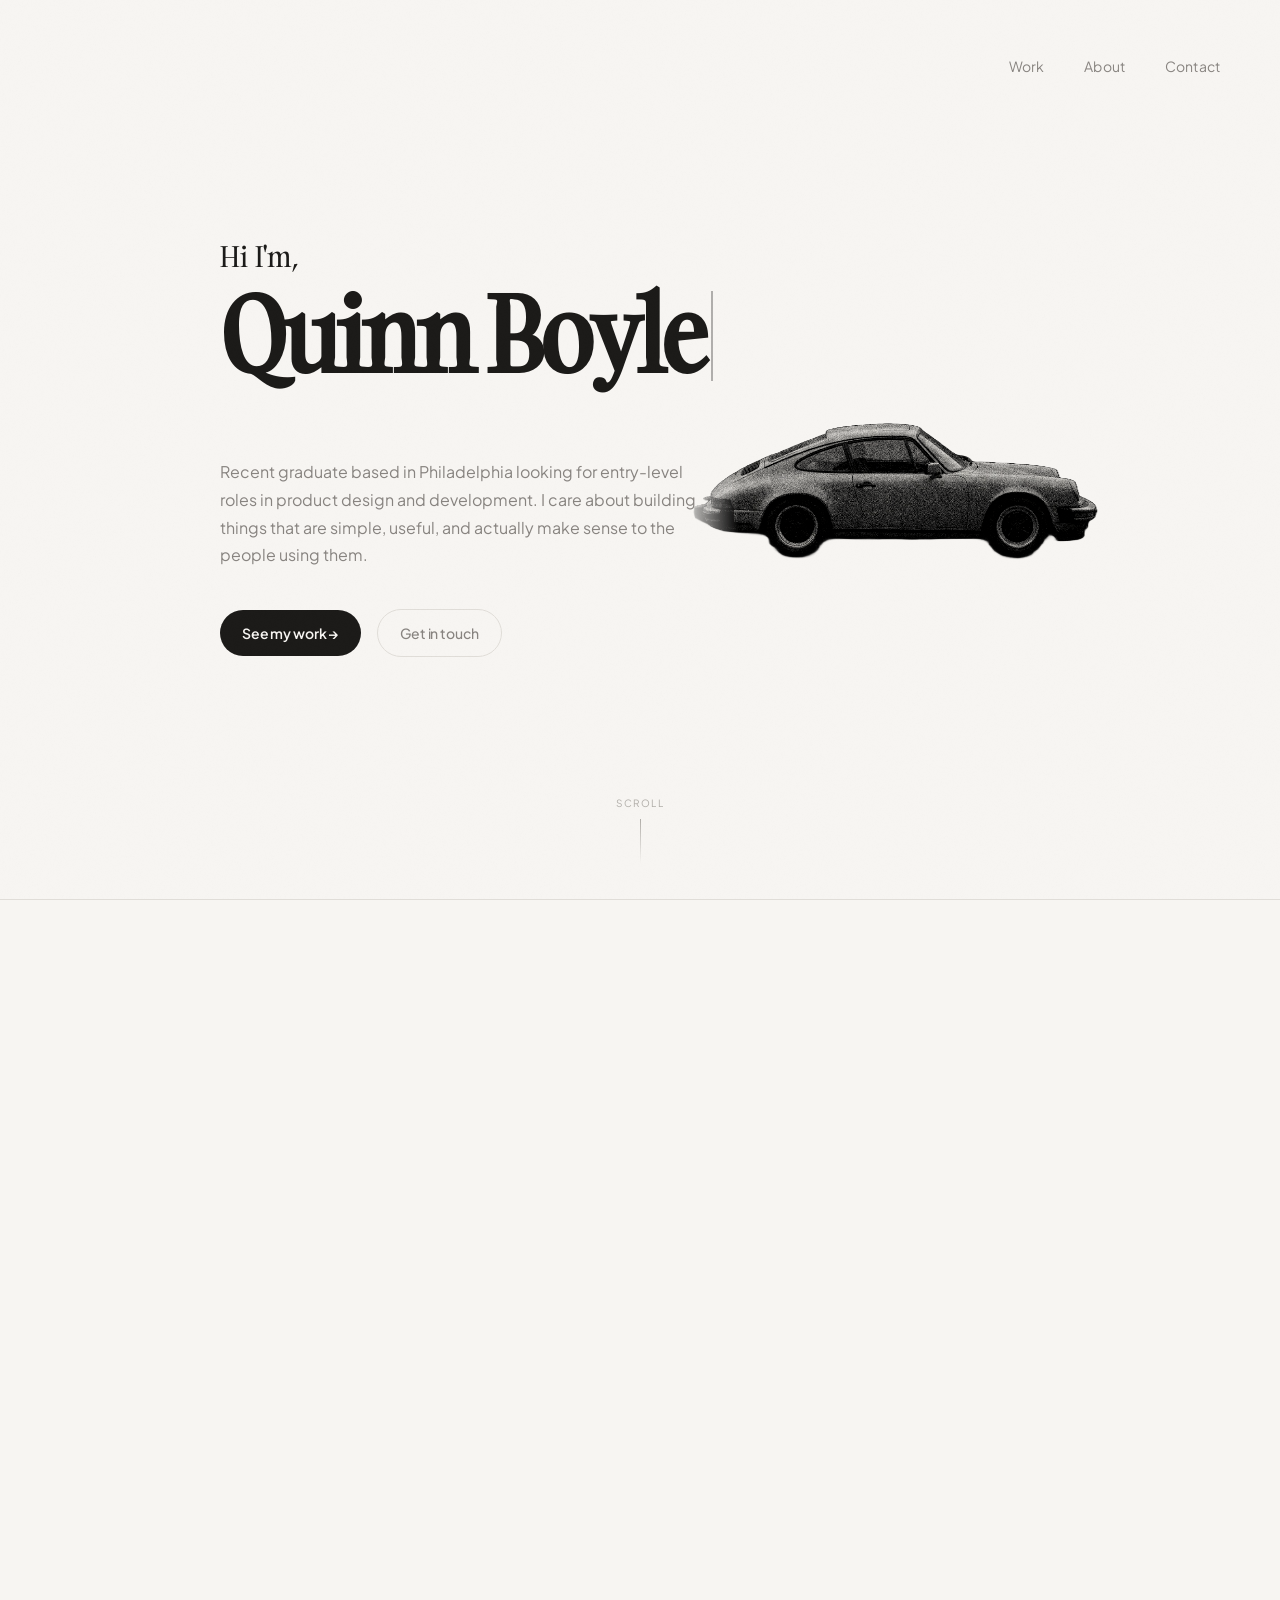
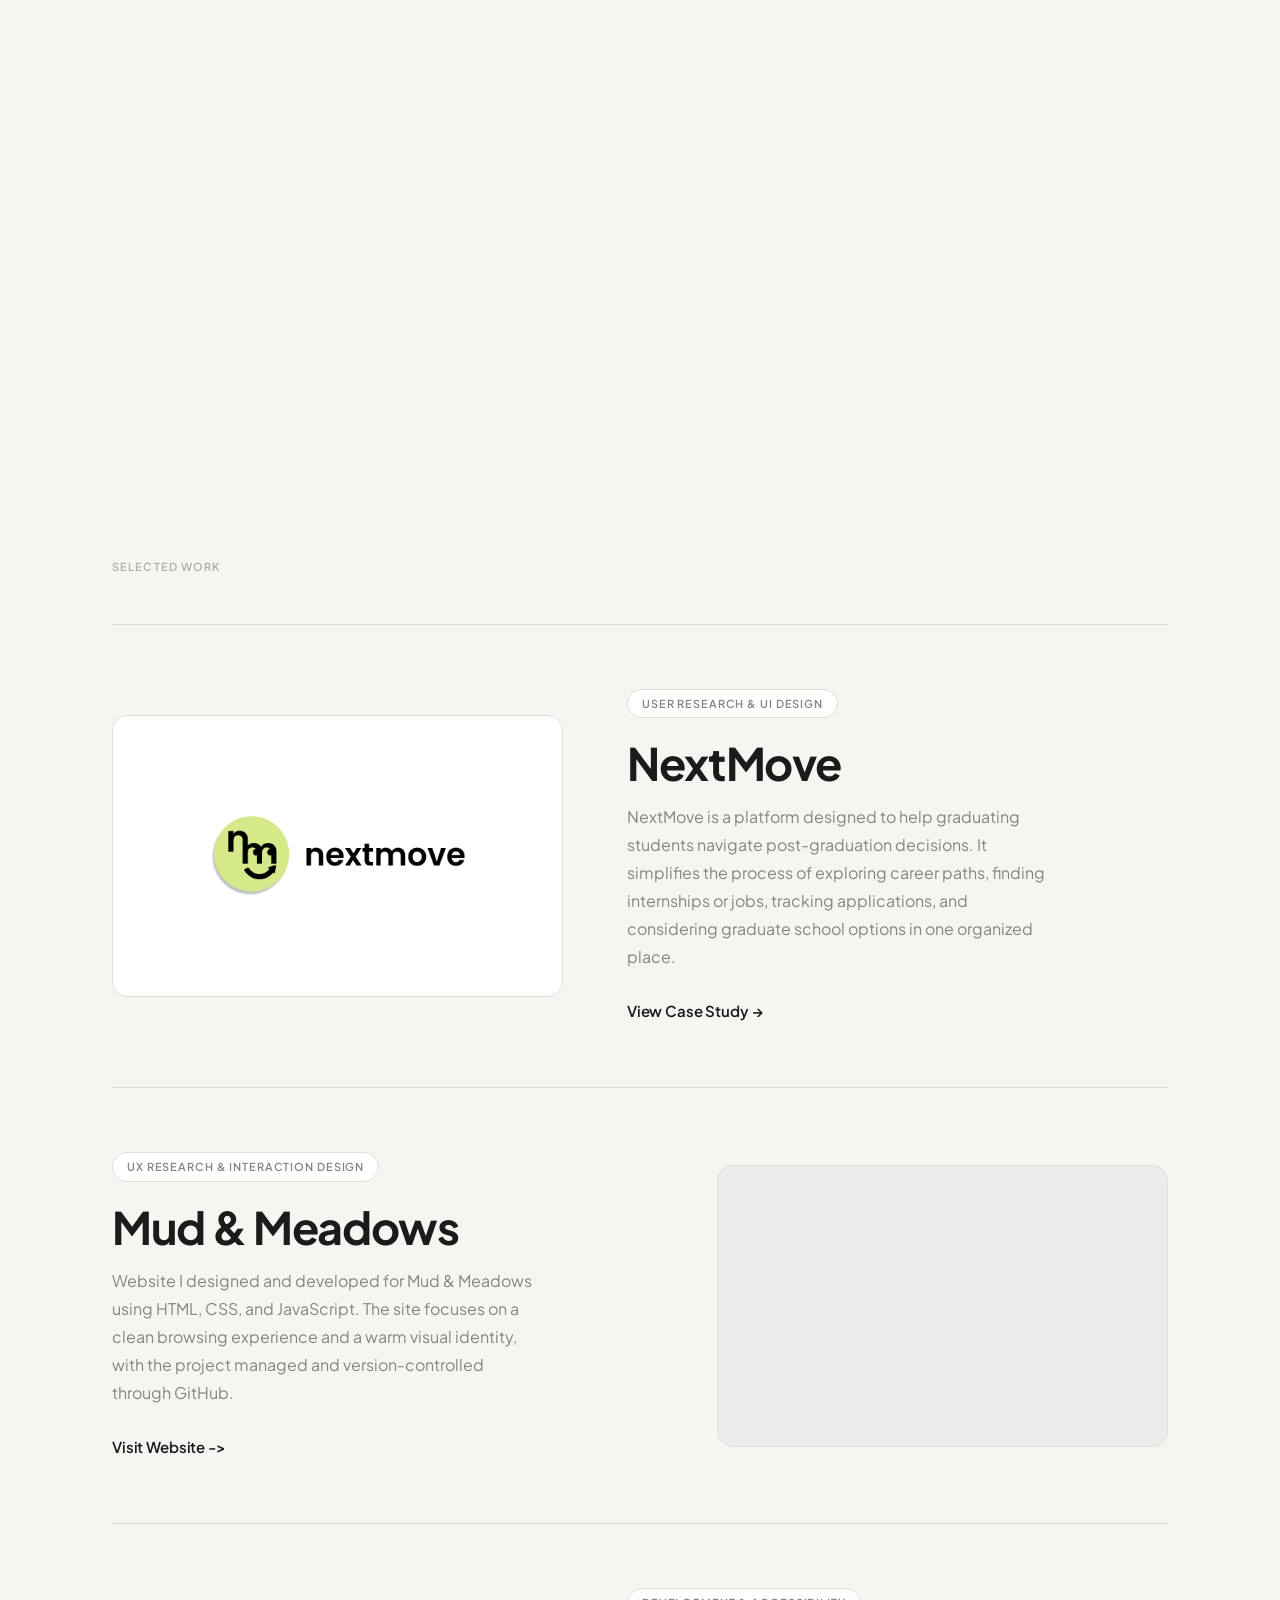
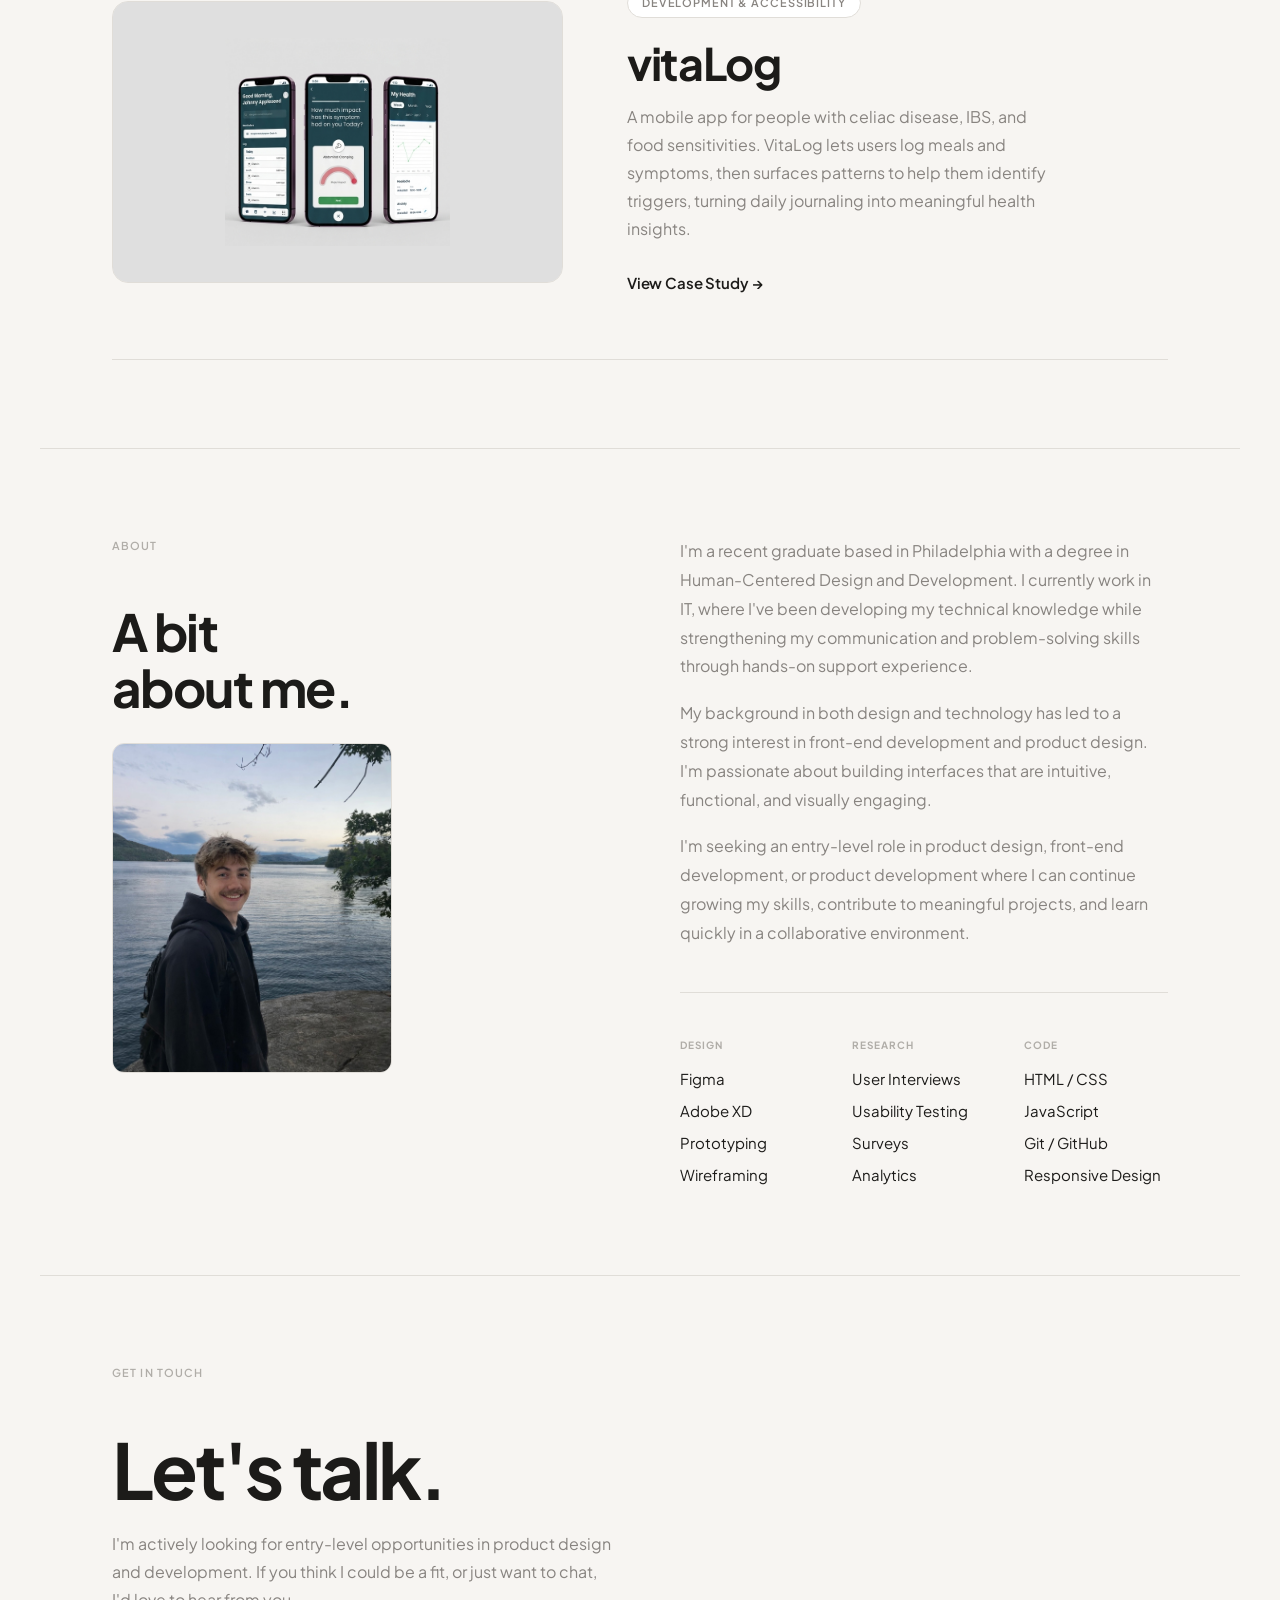
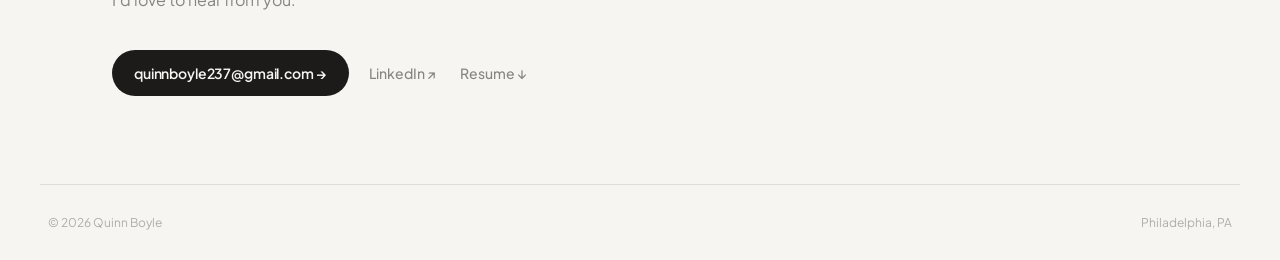
<file: index.html>
<!DOCTYPE html>
<html lang="en">
<head>
    <meta charset="UTF-8">
    <meta name="viewport" content="width=device-width, initial-scale=1.0">
    <meta name="description" content="Quinn Boyle — UX & Product Designer based in Philadelphia. Recent graduate seeking entry-level design and product development roles.">
    <title>Quinn Boyle — UX Designer</title>
    <link rel="icon" type="image/png" href="photos/tinylogo.png">
    <link rel="stylesheet" href="styles-light.css?v=20261016">
    <link rel="preconnect" href="https://fonts.googleapis.com">
    <link rel="preconnect" href="https://fonts.gstatic.com" crossorigin>
    <link href="https://fonts.googleapis.com/css2?family=Plus+Jakarta+Sans:wght@300;400;500;600;700&display=swap" rel="stylesheet">
</head>
<body>

    <!-- Navigation -->
    <nav class="nav" id="nav">
        <div class="nav-inner">
            <div class="nav-brand">
                <a href="#home" class="nav-car-home" id="navCarHome" aria-label="Go to top">
                    <img src="porche911.png" alt="">
                </a>
            </div>
            <button class="nav-toggle" id="navToggle" aria-label="Toggle menu">
                <span></span><span></span><span></span>
            </button>
            <ul class="nav-links" id="navLinks">
                <li><a href="#work">Work</a></li>
                <li><a href="#about">About</a></li>
                <li><a href="#contact">Contact</a></li>
            </ul>
        </div>
    </nav>
    <div class="mobile-menu" id="mobileMenu" hidden>
        <a href="#work">Work</a>
        <a href="#about">About</a>
        <a href="#contact">Contact</a>
    </div>

    <!-- Hero (wrapped in scroll-jacking container) -->
    <div class="hero-scroll-wrapper" id="heroScrollWrapper">
    <section class="hero" id="home">
        <!-- Grain overlay -->
        <div class="hero-grain" id="heroGrain"></div>

        <!-- Porsche 911 — animated out on scroll.
             Rename your photo to photos/porsche911.jpg and it will appear here. -->
        <div class="hero-car" id="heroCar">
            <img src="porche911.png" alt="" aria-hidden="true" class="hero-car-img">
        </div>

        <div class="hero-grid">
        <div class="hero-left">
            <h1 class="hero-name reveal-up">
                <span class="hero-greeting">Hi I&apos;m,</span>
                <span class="hero-typed" id="heroTypedName" data-text="Quinn Boyle"></span>
            </h1>
            <p class="hero-role reveal-up" aria-hidden="true">&nbsp;</p>
            <p class="hero-bio reveal-up">
                Recent graduate based in Philadelphia looking for entry-level roles in product design and development.
                I care about building things that are simple, useful, and actually make sense to the people using them.
            </p>
            <div class="hero-actions reveal-up">
                <a href="#work" class="btn-primary">See my work →</a>
                <a href="mailto:quinnboyle237@gmail.com" class="btn-ghost">Get in touch</a>
            </div>
        </div>
        </div><!-- /hero-grid -->

        <!-- Scroll hint -->
        <div class="hero-scroll-cue" aria-hidden="true">
            <span>scroll</span>
            <div class="hero-scroll-line"></div>
        </div>
    </section>
    </div><!-- /hero-scroll-wrapper -->

    <!-- Work Section -->
    <section class="work-section" id="work">
        <p class="section-label reveal-up">Selected Work</p>

        <!-- Project 1 -->
        <article class="project-row reveal-up">
            <a href="nextmove-case-study.html" class="project-img-wrap">
                <div class="project-img-inner" style="background:#fff;">
                    <img src="photos/nextmove_logo.png" alt="NextMove">
                    <div class="project-img-overlay"><span>View Case Study →</span></div>
                </div>
            </a>
            <div class="project-info">
                <div class="project-pill">USER RESEARCH &amp; UI DESIGN</div>
                <h2 class="project-title">NextMove</h2>
                <p class="project-desc">NextMove is a platform designed to help graduating students navigate post-graduation decisions. It simplifies the process of exploring career paths, finding internships or jobs, tracking applications, and considering graduate school options in one organized place.</p>
                <a href="nextmove-case-study.html" class="project-link">View Case Study →</a>
            </div>
        </article>

        <!-- Project 2 -->
        <article class="project-row project-row--flip reveal-up">
            <a href="https://www.mud-and-meadows.com" target="_blank" rel="noopener noreferrer" class="project-img-wrap">
                <div class="project-img-inner project-img-inner--iframe">
                    <iframe src="https://www.mud-and-meadows.com" title="Mud & Meadows website preview" scrolling="no" tabindex="-1" aria-hidden="true" class="site-preview-iframe"></iframe>
                    <div class="project-img-overlay"><span>Visit Website →</span></div>
                </div>
            </a>
            <div class="project-info">
                <div class="project-pill">UX RESEARCH &amp; INTERACTION DESIGN</div>
                <h2 class="project-title">Mud &amp; Meadows</h2>
                <p class="project-desc">Website I designed and developed for Mud &amp; Meadows using HTML, CSS, and JavaScript. The site focuses on a clean browsing experience and a warm visual identity, with the project managed and version-controlled through GitHub.</p>
                <a href="https://www.mud-and-meadows.com" target="_blank" rel="noopener noreferrer" class="project-link">Visit Website -&gt;</a>
            </div>
        </article>

        <!-- Project 3 -->
        <article class="project-row reveal-up">
            <a href="vitalog-case-study.html" class="project-img-wrap">
                <div class="project-img-inner" style="background:#dfdfdf;">
                    <img src="photos/vitalogCoverPhoto.png" alt="vitaLog">
                    <div class="project-img-overlay"><span>View Case Study →</span></div>
                </div>
            </a>
            <div class="project-info">
                <div class="project-pill">DEVELOPMENT &amp; ACCESSIBILITY</div>
                <h2 class="project-title">vitaLog</h2>
                <p class="project-desc">A mobile app for people with celiac disease, IBS, and food sensitivities. VitaLog lets users log meals and symptoms, then surfaces patterns to help them identify triggers, turning daily journaling into meaningful health insights.</p>
                <a href="vitalog-case-study.html" class="project-link">View Case Study →</a>
            </div>
        </article>
    </section>

    <!-- About Section -->
    <section class="about-section" id="about">
        <div class="about-inner">
            <div class="about-left reveal-up">
                <p class="section-label">About</p>
                <h2 class="about-title">A bit<br>about me.</h2>
                <img src="photos/headshot.jpg" alt="Quinn Boyle" class="about-headshot">
            </div>
            <div class="about-right">
                <div class="about-text reveal-up">
                    <p>I'm a recent graduate based in Philadelphia with a degree in Human-Centered Design and Development. I currently work in IT, where I've been developing my technical knowledge while strengthening my communication and problem-solving skills through hands-on support experience.</p>
                    <p>My background in both design and technology has led to a strong interest in front-end development and product design. I'm passionate about building interfaces that are intuitive, functional, and visually engaging.</p>
                    <p>I'm seeking an entry-level role in product design, front-end development, or product development where I can continue growing my skills, contribute to meaningful projects, and learn quickly in a collaborative environment.</p>
                </div>
                <div class="skills-grid reveal-up">
                    <div class="skill-col">
                        <h4>Design</h4>
                        <ul>
                            <li>Figma</li>
                            <li>Adobe XD</li>
                            <li>Prototyping</li>
                            <li>Wireframing</li>
                        </ul>
                    </div>
                    <div class="skill-col">
                        <h4>Research</h4>
                        <ul>
                            <li>User Interviews</li>
                            <li>Usability Testing</li>
                            <li>Surveys</li>
                            <li>Analytics</li>
                        </ul>
                    </div>
                    <div class="skill-col">
                        <h4>Code</h4>
                        <ul>
                            <li>HTML / CSS</li>
                            <li>JavaScript</li>
                            <li>Git / GitHub</li>
                            <li>Responsive Design</li>
                        </ul>
                    </div>
                </div>
            </div>
        </div>
    </section>

    <!-- Contact -->
    <section class="contact-section" id="contact">
        <div class="contact-inner">
            <p class="section-label reveal-up">Get In Touch</p>
            <h2 class="contact-title reveal-up">Let's talk.</h2>
            <p class="contact-desc reveal-up">I'm actively looking for entry-level opportunities in product design and development. If you think I could be a fit, or just want to chat, I'd love to hear from you.</p>
            <div class="contact-links reveal-up">
                <a href="mailto:quinnboyle237@gmail.com" class="btn-primary">quinnboyle237@gmail.com →</a>
                <div class="contact-socials">
                    <a href="https://linkedin.com/in/quinn-p-boyle" target="_blank" rel="noopener noreferrer">LinkedIn ↗</a>
                    <a href="QuinnBoyleResume.docx.pdf" download>Resume ↓</a>
                </div>
            </div>
        </div>
    </section>

    <!-- Footer -->
    <footer class="footer">
        <div class="footer-inner">
            <span>© 2026 Quinn Boyle</span>
            <span>Philadelphia, PA</span>
        </div>
    </footer>


    <script>
    (function () {
        'use strict';

        // Nav scroll
        const nav = document.getElementById('nav');
        window.addEventListener('scroll', () => {
            nav.classList.toggle('scrolled', window.scrollY > 40);
        }, { passive: true });

        // Mobile menu
        const toggle = document.getElementById('navToggle');
        const mobileMenu = document.getElementById('mobileMenu');
        function setMenu(open) {
            toggle.classList.toggle('open', open);
            mobileMenu.classList.toggle('open', open);
            mobileMenu.hidden = !open;
            document.body.style.overflow = open ? 'hidden' : '';
        }
        toggle.addEventListener('click', () => setMenu(!mobileMenu.classList.contains('open')));
        mobileMenu.querySelectorAll('a').forEach(a => a.addEventListener('click', () => setMenu(false)));

        // Smooth scroll
        document.querySelectorAll('a[href^="#"]').forEach(a => {
            a.addEventListener('click', e => {
                const t = document.querySelector(a.getAttribute('href'));
                if (t) { e.preventDefault(); t.scrollIntoView({ behavior: 'smooth' }); }
            });
        });

        // Scroll reveal
        const obs = new IntersectionObserver(entries => {
            entries.forEach(e => {
                if (e.isIntersecting) { e.target.classList.add('revealed'); obs.unobserve(e.target); }
            });
        }, { threshold: 0.1 });
        document.querySelectorAll('.reveal-up').forEach(el => obs.observe(el));

        // Stagger hero on load
        const heroEls = document.querySelectorAll('.hero .reveal-up');
        heroEls.forEach((el, i) => {
            setTimeout(() => el.classList.add('revealed'), 100 + i * 120);
        });


        // Typewriter name
        (function () {
            const typed = document.getElementById('heroTypedName');
            if (!typed) return;
            const full = typed.dataset.text || 'Quinn Boyle';
            const reduced = window.matchMedia('(prefers-reduced-motion: reduce)').matches;

            if (reduced) {
                typed.textContent = full;
                typed.classList.add('done');
                return;
            }

            let i = 0;
            function tick() {
                i += 1;
                typed.textContent = full.slice(0, i);
                if (i < full.length) {
                    setTimeout(tick, 95);
                } else {
                    typed.classList.add('done');
                }
            }
            setTimeout(tick, 360);
        })();

        // ── Scroll-driven car animation ────────────────────────────
        (function () {
            const wrapper = document.getElementById('heroScrollWrapper');
            const car     = document.getElementById('heroCar');
            const navCar  = document.getElementById('navCarHome');
            if (!wrapper || !car) return;

            function onScroll() {
                const wTop  = wrapper.offsetTop;
                const wH    = wrapper.offsetHeight;
                const vh    = window.innerHeight;
                const scrollY = window.scrollY;

                // Progress runs from 0 (car stationary) to 1 (car fully off-screen).
                // The animation occupies the "extra" height of the wrapper beyond 100vh.
                const animEnd = wTop + wH - vh;
                const raw = (scrollY - wTop) / (animEnd - wTop);
                const p   = Math.max(0, Math.min(1, raw));

                // Cubic ease-in → starts almost still, then accelerates hard
                const eased = p * p * p;

                // Drive car off to the right (translateX) + very slight upward
                car.style.transform =
                    `translateX(${eased * 165}%) translateY(${-eased * 6}%) scale(${1 - (eased * 0.08)})`;

                if (navCar && p > 0.98) {
                    nav.classList.add('car-docked');
                } else {
                    nav.classList.remove('car-docked');
                }
            }

            window.addEventListener('scroll', onScroll, { passive: true });
            onScroll(); // set initial position
        })();


        // ── Film grain ─────────────────────────────────────────────
        (function () {
            const grain  = document.getElementById('heroGrain');
            if (!grain) return;
            const canvas = document.createElement('canvas');
            canvas.width = canvas.height = 256;
            const ctx = canvas.getContext('2d');
            function tick() {
                const img = ctx.createImageData(256, 256);
                const d   = img.data;
                for (let i = 0; i < d.length; i += 4) {
                    const v = (Math.random() * 255) | 0;
                    d[i] = d[i+1] = d[i+2] = v;
                    d[i+3] = (Math.random() * 28) | 0;
                }
                ctx.putImageData(img, 0, 0);
                grain.style.backgroundImage = `url(${canvas.toDataURL()})`;
                setTimeout(() => requestAnimationFrame(tick), 80);
            }
            tick();
        })();
    })();
    </script>

</body>
</html>
</file>
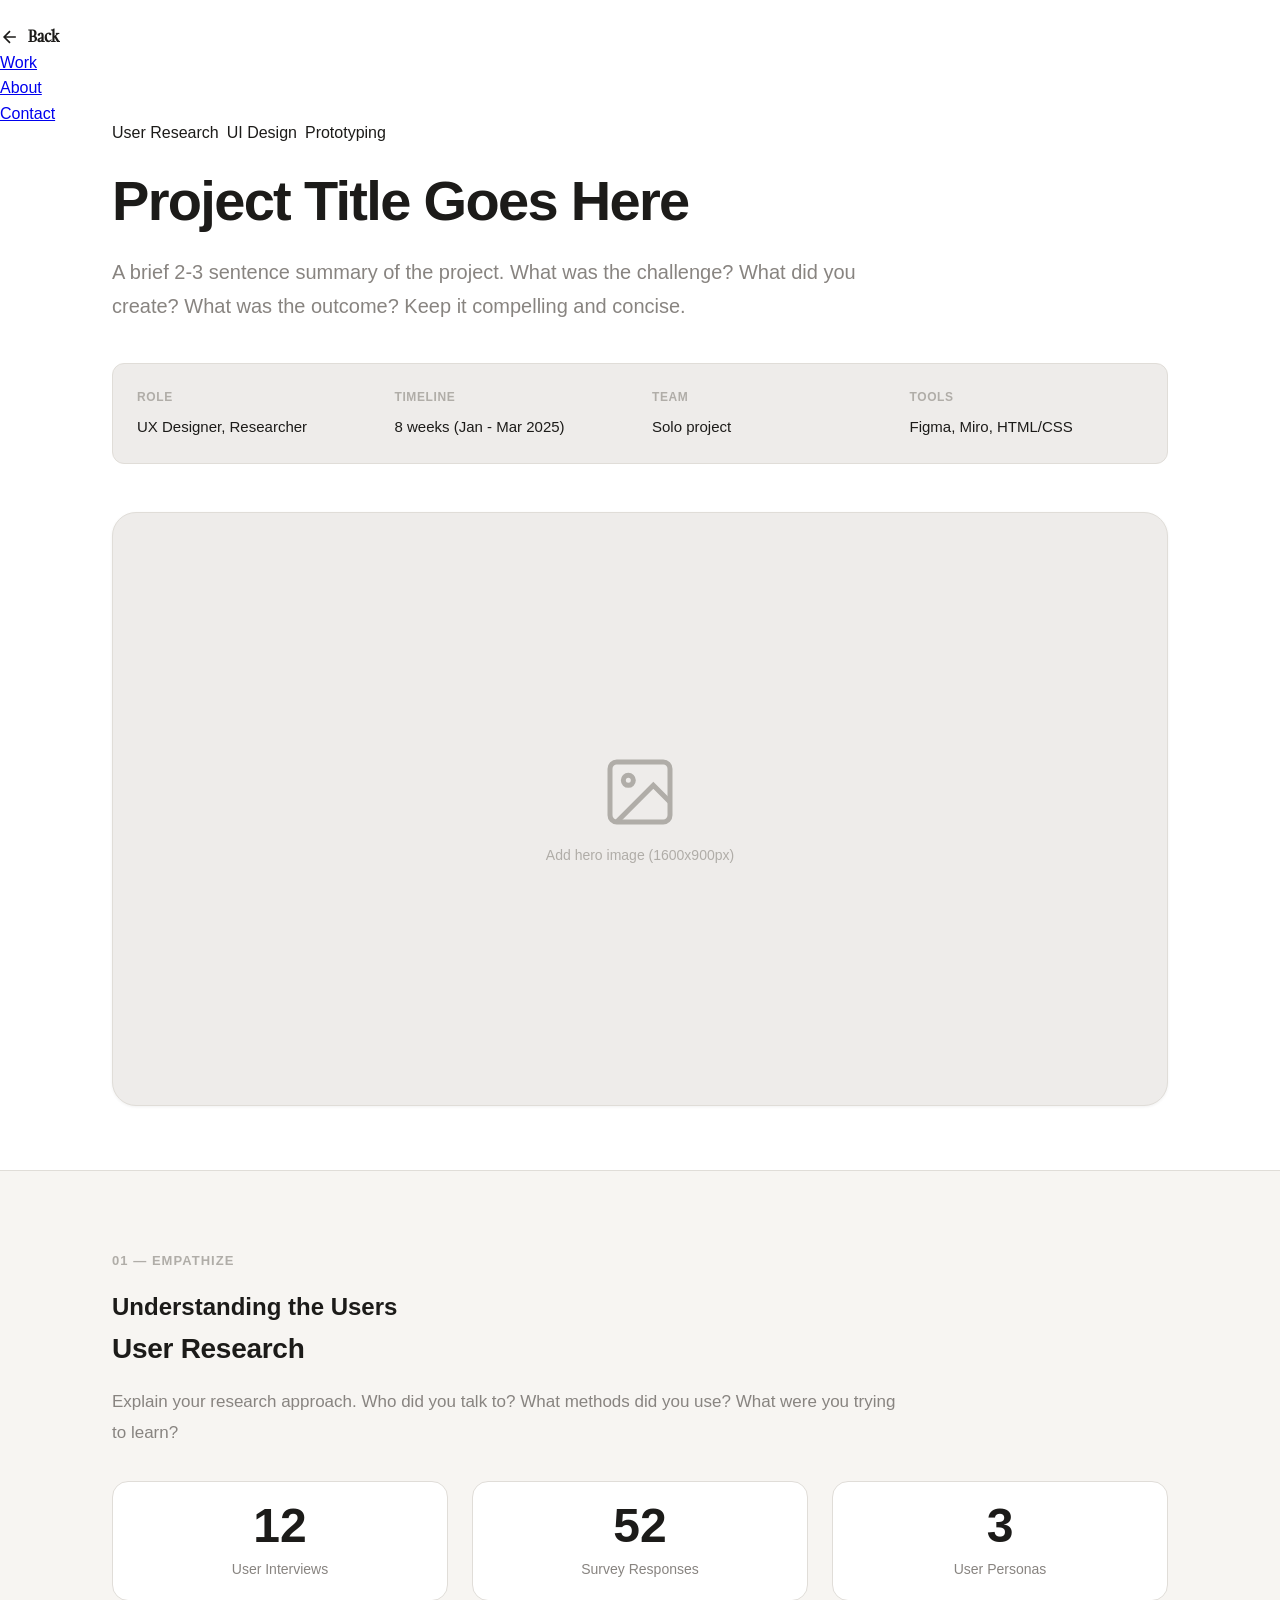
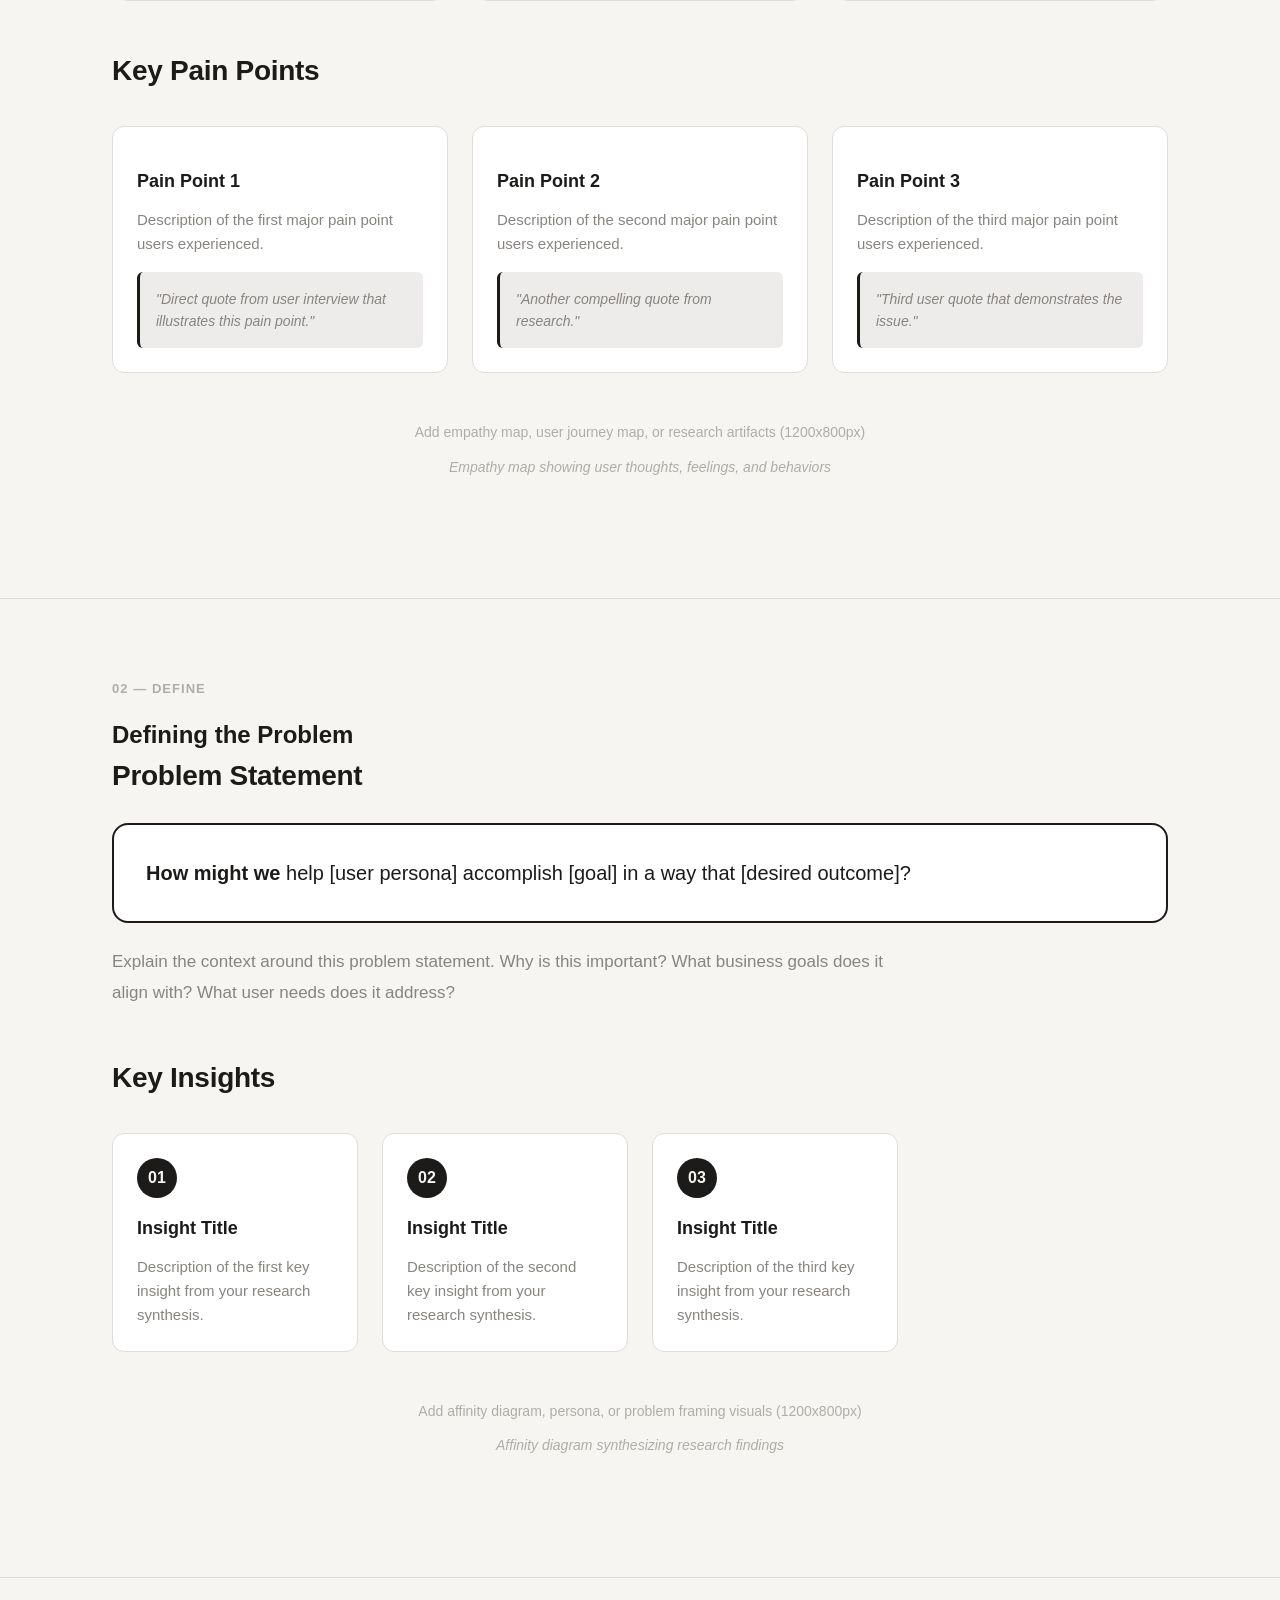
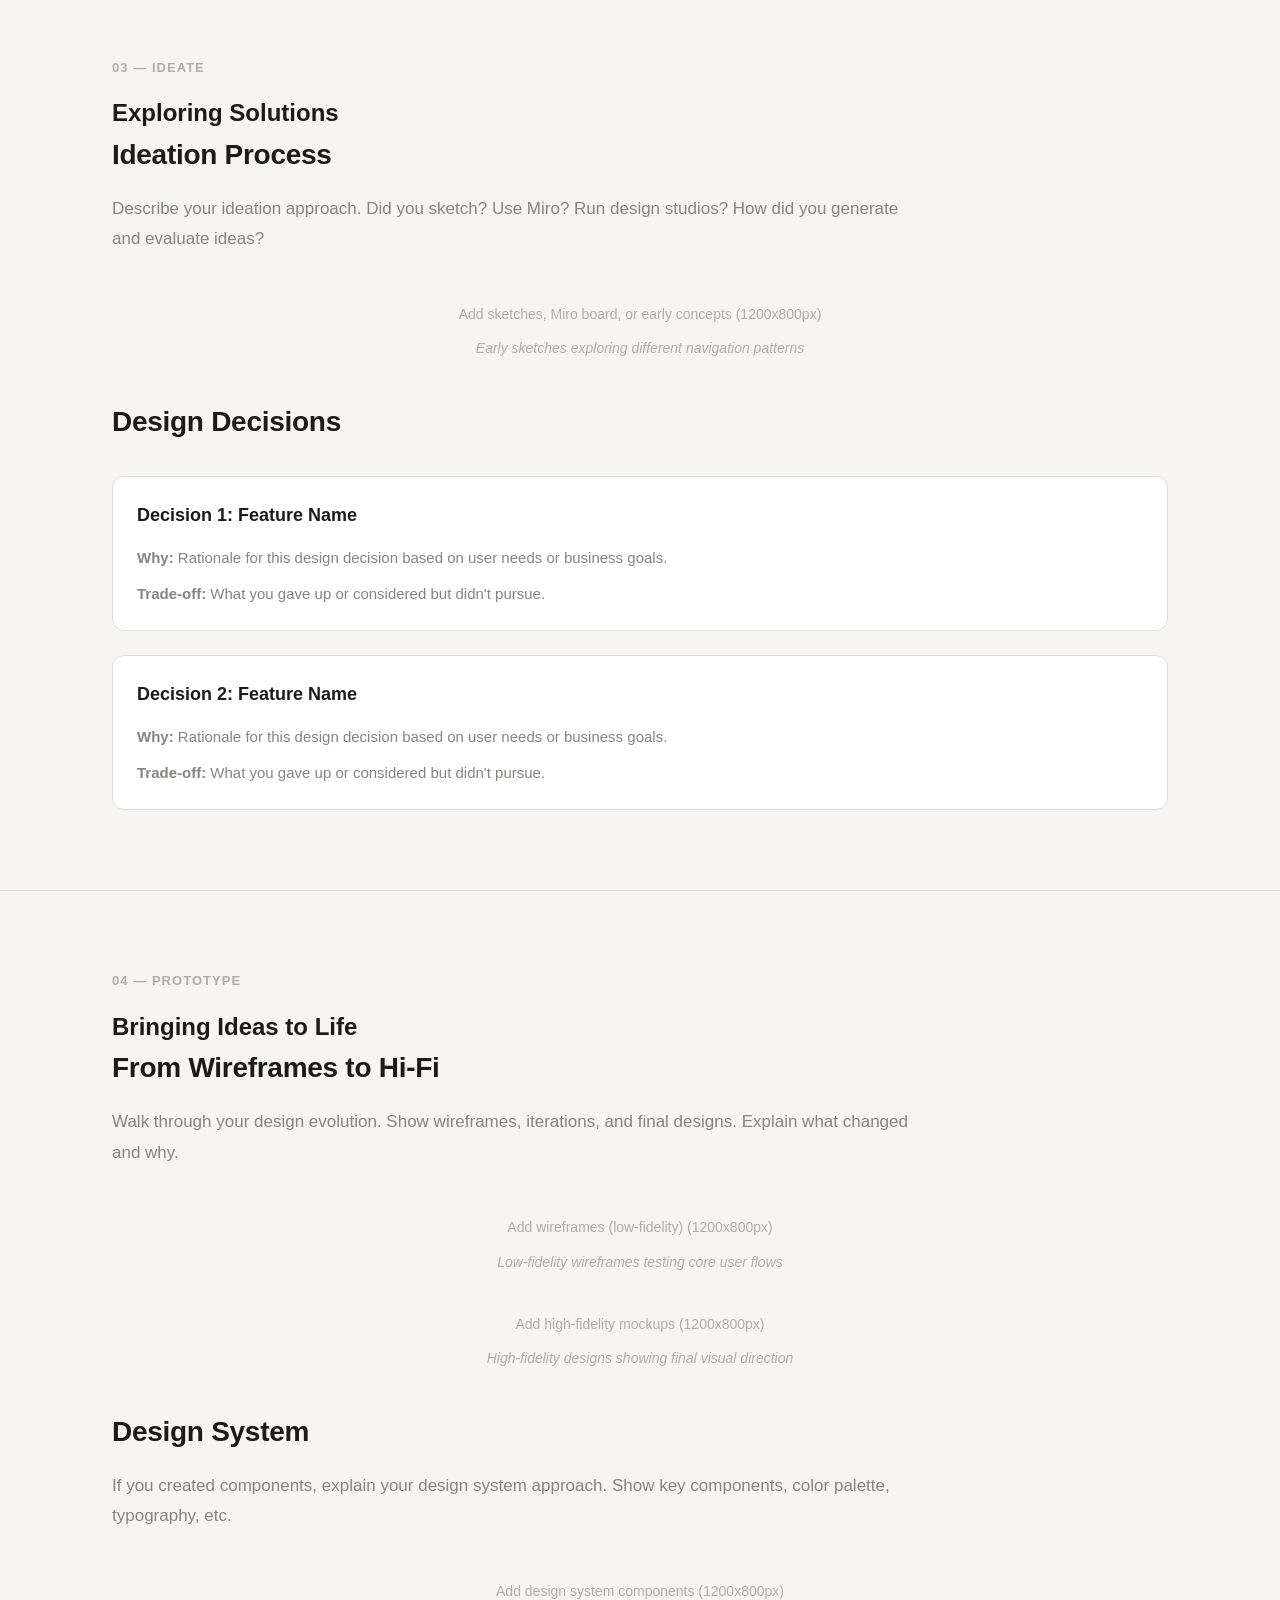
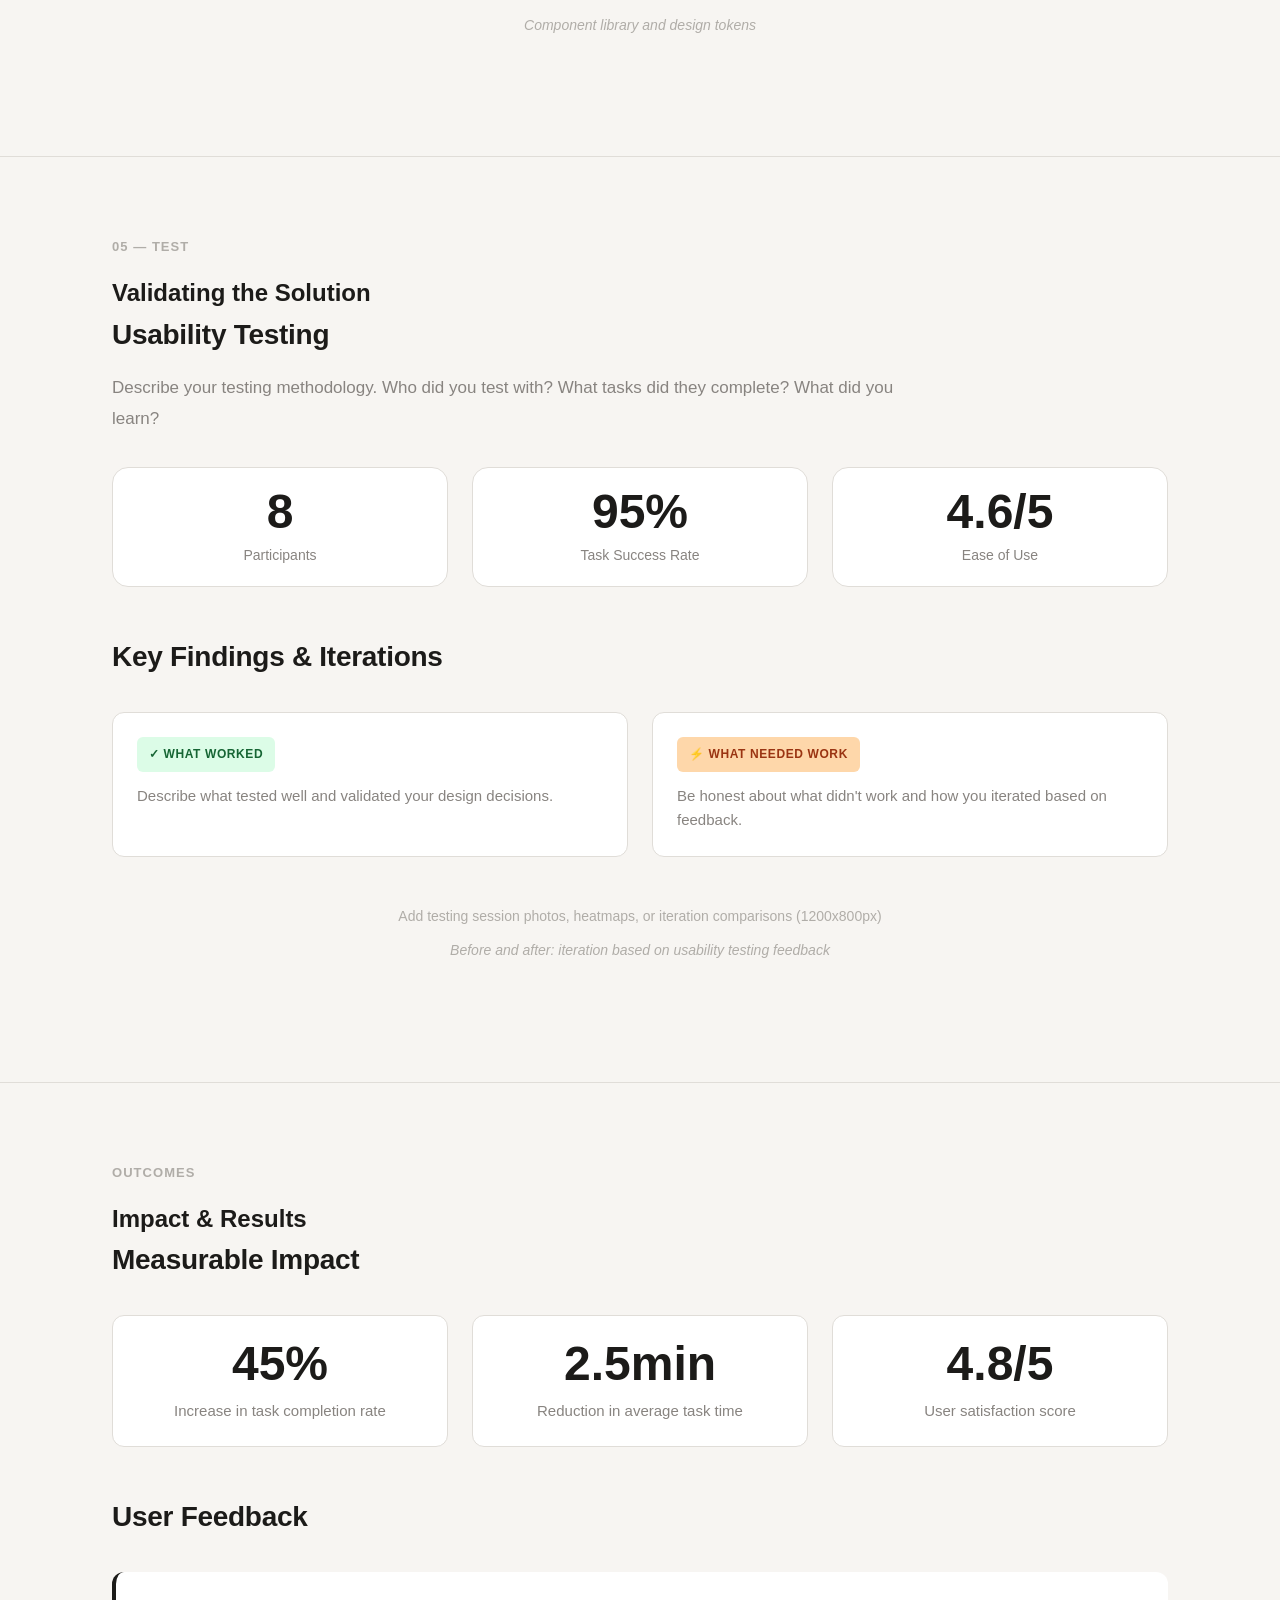
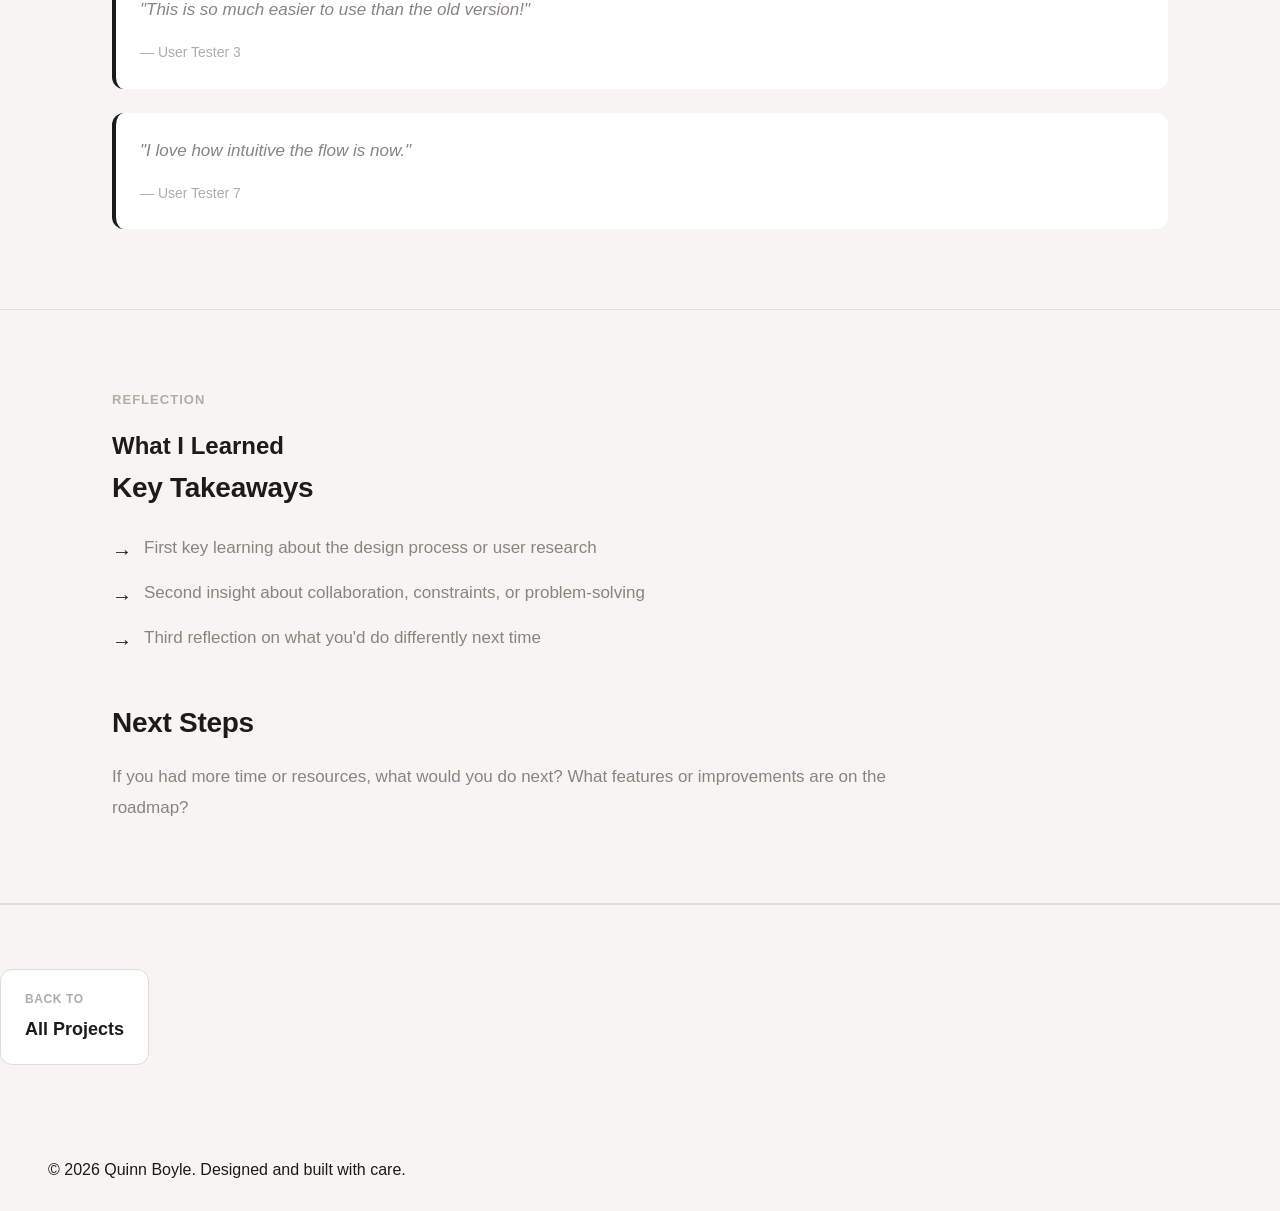
<file: case-study.html>
<!DOCTYPE html>
<html lang="en">
<head>
    <meta charset="UTF-8">
    <meta name="viewport" content="width=device-width, initial-scale=1.0">
    <meta name="description" content="Case Study - Quinn Boyle UX Portfolio">
    <title>Case Study - Quinn Boyle</title>
    <link rel="icon" type="image/png" href="photos/tinylogo.png">
    <link rel="stylesheet" href="styles-light.css">
    <link rel="stylesheet" href="case-study-light.css">
    <link rel="preconnect" href="https://fonts.googleapis.com">
    <link rel="preconnect" href="https://fonts.gstatic.com" crossorigin>
    <link href="https://fonts.googleapis.com/css2?family=Inter:wght@400;500;600;700&display=swap" rel="stylesheet">
</head>
<body class="case-study-page">
    <!-- Navigation -->
    <nav class="nav" id="nav">
        <div class="container">
            <div class="nav-content">
                <a href="index.html" class="nav-logo" style="display: flex; align-items: center; gap: 8px;">
                    <svg width="20" height="20" viewBox="0 0 24 24" fill="none" stroke="currentColor" stroke-width="2">
                        <path d="M19 12H5M12 19l-7-7 7-7"/>
                    </svg>
                    Back
                </a>
                <ul class="nav-menu">
                    <li><a href="index.html#projects" class="nav-link">Work</a></li>
                    <li><a href="index.html#about" class="nav-link">About</a></li>
                    <li><a href="index.html#contact" class="nav-link">Contact</a></li>
                </ul>
            </div>
        </div>
    </nav>

    <!-- Case Study Hero -->
    <section class="case-hero">
        <div class="container container-lg">
            <div class="case-hero-content">
                <div class="case-tags">
                    <span class="project-tag">User Research</span>
                    <span class="project-tag">UI Design</span>
                    <span class="project-tag">Prototyping</span>
                </div>
                <h1 class="case-title">Project Title Goes Here</h1>
                <p class="case-summary">
                    A brief 2-3 sentence summary of the project. What was the challenge? 
                    What did you create? What was the outcome? Keep it compelling and concise.
                </p>
                <div class="case-meta-grid">
                    <div class="case-meta-item">
                        <span class="case-meta-label">Role</span>
                        <span class="case-meta-value">UX Designer, Researcher</span>
                    </div>
                    <div class="case-meta-item">
                        <span class="case-meta-label">Timeline</span>
                        <span class="case-meta-value">8 weeks (Jan - Mar 2025)</span>
                    </div>
                    <div class="case-meta-item">
                        <span class="case-meta-label">Team</span>
                        <span class="case-meta-value">Solo project</span>
                    </div>
                    <div class="case-meta-item">
                        <span class="case-meta-label">Tools</span>
                        <span class="case-meta-value">Figma, Miro, HTML/CSS</span>
                    </div>
                </div>
            </div>
            
            <div class="case-hero-image">
                <div class="case-image-placeholder">
                    <svg width="80" height="80" viewBox="0 0 24 24" fill="none" stroke="currentColor" stroke-width="1.5">
                        <rect x="3" y="3" width="18" height="18" rx="2"/>
                        <circle cx="8.5" cy="8.5" r="1.5"/>
                        <path d="M21 15l-5-5L5 21"/>
                    </svg>
                    <p>Add hero image (1600x900px)</p>
                </div>
            </div>
        </div>
    </section>

    <!-- Design Thinking Process -->
    <div class="case-content">
        
        <!-- 1. Empathize -->
        <section class="case-section fade-in" id="empathize">
            <div class="container">
                <div class="section-label">01 — Empathize</div>
                <h2 class="section-title">Understanding the Users</h2>
                
                <div class="content-block">
                    <h3>User Research</h3>
                    <p>
                        Explain your research approach. Who did you talk to? What methods did you use? 
                        What were you trying to learn?
                    </p>
                    
                    <div class="research-stats">
                        <div class="stat-item">
                            <span class="stat-number">12</span>
                            <span class="stat-label">User Interviews</span>
                        </div>
                        <div class="stat-item">
                            <span class="stat-number">52</span>
                            <span class="stat-label">Survey Responses</span>
                        </div>
                        <div class="stat-item">
                            <span class="stat-number">3</span>
                            <span class="stat-label">User Personas</span>
                        </div>
                    </div>
                </div>

                <div class="content-block">
                    <h3>Key Pain Points</h3>
                    <div class="pain-points-grid">
                        <div class="pain-point-card">
                            <div class="pain-point-icon"></div>
                            <h4>Pain Point 1</h4>
                            <p>Description of the first major pain point users experienced.</p>
                            <blockquote>"Direct quote from user interview that illustrates this pain point."</blockquote>
                        </div>
                        <div class="pain-point-card">
                            <div class="pain-point-icon"></div>
                            <h4>Pain Point 2</h4>
                            <p>Description of the second major pain point users experienced.</p>
                            <blockquote>"Another compelling quote from research."</blockquote>
                        </div>
                        <div class="pain-point-card">
                            <div class="pain-point-icon"></div>
                            <h4>Pain Point 3</h4>
                            <p>Description of the third major pain point users experienced.</p>
                            <blockquote>"Third user quote that demonstrates the issue."</blockquote>
                        </div>
                    </div>
                </div>

                <div class="image-block">
                    <div class="case-image-placeholder">
                        <p>Add empathy map, user journey map, or research artifacts (1200x800px)</p>
                    </div>
                    <p class="image-caption">Empathy map showing user thoughts, feelings, and behaviors</p>
                </div>
            </div>
        </section>

        <!-- 2. Define -->
        <section class="case-section fade-in" id="define">
            <div class="container">
                <div class="section-label">02 — Define</div>
                <h2 class="section-title">Defining the Problem</h2>
                
                <div class="content-block">
                    <h3>Problem Statement</h3>
                    <div class="problem-statement">
                        <p>
                            <strong>How might we</strong> help [user persona] accomplish [goal] in a way that [desired outcome]?
                        </p>
                    </div>
                    <p>
                        Explain the context around this problem statement. Why is this important? 
                        What business goals does it align with? What user needs does it address?
                    </p>
                </div>

                <div class="content-block">
                    <h3>Key Insights</h3>
                    <div class="insights-grid">
                        <div class="insight-card">
                            <div class="insight-number">01</div>
                            <h4>Insight Title</h4>
                            <p>Description of the first key insight from your research synthesis.</p>
                        </div>
                        <div class="insight-card">
                            <div class="insight-number">02</div>
                            <h4>Insight Title</h4>
                            <p>Description of the second key insight from your research synthesis.</p>
                        </div>
                        <div class="insight-card">
                            <div class="insight-number">03</div>
                            <h4>Insight Title</h4>
                            <p>Description of the third key insight from your research synthesis.</p>
                        </div>
                    </div>
                </div>

                <div class="image-block">
                    <div class="case-image-placeholder">
                        <p>Add affinity diagram, persona, or problem framing visuals (1200x800px)</p>
                    </div>
                    <p class="image-caption">Affinity diagram synthesizing research findings</p>
                </div>
            </div>
        </section>

        <!-- 3. Ideate -->
        <section class="case-section fade-in" id="ideate">
            <div class="container">
                <div class="section-label">03 — Ideate</div>
                <h2 class="section-title">Exploring Solutions</h2>
                
                <div class="content-block">
                    <h3>Ideation Process</h3>
                    <p>
                        Describe your ideation approach. Did you sketch? Use Miro? Run design studios? 
                        How did you generate and evaluate ideas?
                    </p>
                </div>

                <div class="image-block">
                    <div class="case-image-placeholder">
                        <p>Add sketches, Miro board, or early concepts (1200x800px)</p>
                    </div>
                    <p class="image-caption">Early sketches exploring different navigation patterns</p>
                </div>

                <div class="content-block">
                    <h3>Design Decisions</h3>
                    <div class="decisions-grid">
                        <div class="decision-card">
                            <h4>Decision 1: Feature Name</h4>
                            <p><strong>Why:</strong> Rationale for this design decision based on user needs or business goals.</p>
                            <p><strong>Trade-off:</strong> What you gave up or considered but didn't pursue.</p>
                        </div>
                        <div class="decision-card">
                            <h4>Decision 2: Feature Name</h4>
                            <p><strong>Why:</strong> Rationale for this design decision based on user needs or business goals.</p>
                            <p><strong>Trade-off:</strong> What you gave up or considered but didn't pursue.</p>
                        </div>
                    </div>
                </div>
            </div>
        </section>

        <!-- 4. Prototype -->
        <section class="case-section fade-in" id="prototype">
            <div class="container">
                <div class="section-label">04 — Prototype</div>
                <h2 class="section-title">Bringing Ideas to Life</h2>
                
                <div class="content-block">
                    <h3>From Wireframes to Hi-Fi</h3>
                    <p>
                        Walk through your design evolution. Show wireframes, iterations, and final designs. 
                        Explain what changed and why.
                    </p>
                </div>

                <div class="image-block">
                    <div class="case-image-placeholder">
                        <p>Add wireframes (low-fidelity) (1200x800px)</p>
                    </div>
                    <p class="image-caption">Low-fidelity wireframes testing core user flows</p>
                </div>

                <div class="image-block">
                    <div class="case-image-placeholder">
                        <p>Add high-fidelity mockups (1200x800px)</p>
                    </div>
                    <p class="image-caption">High-fidelity designs showing final visual direction</p>
                </div>

                <div class="content-block">
                    <h3>Design System</h3>
                    <p>
                        If you created components, explain your design system approach. Show key components, 
                        color palette, typography, etc.
                    </p>
                </div>

                <div class="image-block">
                    <div class="case-image-placeholder">
                        <p>Add design system components (1200x800px)</p>
                    </div>
                    <p class="image-caption">Component library and design tokens</p>
                </div>
            </div>
        </section>

        <!-- 5. Test -->
        <section class="case-section fade-in" id="test">
            <div class="container">
                <div class="section-label">05 — Test</div>
                <h2 class="section-title">Validating the Solution</h2>
                
                <div class="content-block">
                    <h3>Usability Testing</h3>
                    <p>
                        Describe your testing methodology. Who did you test with? What tasks did they complete? 
                        What did you learn?
                    </p>
                    
                    <div class="testing-stats">
                        <div class="stat-item">
                            <span class="stat-number">8</span>
                            <span class="stat-label">Participants</span>
                        </div>
                        <div class="stat-item">
                            <span class="stat-number">95%</span>
                            <span class="stat-label">Task Success Rate</span>
                        </div>
                        <div class="stat-item">
                            <span class="stat-number">4.6/5</span>
                            <span class="stat-label">Ease of Use</span>
                        </div>
                    </div>
                </div>

                <div class="content-block">
                    <h3>Key Findings & Iterations</h3>
                    <div class="findings-grid">
                        <div class="finding-card">
                            <div class="finding-status success">✓ What Worked</div>
                            <p>Describe what tested well and validated your design decisions.</p>
                        </div>
                        <div class="finding-card">
                            <div class="finding-status warning">⚡ What Needed Work</div>
                            <p>Be honest about what didn't work and how you iterated based on feedback.</p>
                        </div>
                    </div>
                </div>

                <div class="image-block">
                    <div class="case-image-placeholder">
                        <p>Add testing session photos, heatmaps, or iteration comparisons (1200x800px)</p>
                    </div>
                    <p class="image-caption">Before and after: iteration based on usability testing feedback</p>
                </div>
            </div>
        </section>

        <!-- Outcomes -->
        <section class="case-section fade-in" id="outcomes">
            <div class="container">
                <div class="section-label">Outcomes</div>
                <h2 class="section-title">Impact & Results</h2>
                
                <div class="content-block">
                    <h3>Measurable Impact</h3>
                    <div class="outcomes-grid">
                        <div class="outcome-card">
                            <div class="outcome-metric">45%</div>
                            <p>Increase in task completion rate</p>
                        </div>
                        <div class="outcome-card">
                            <div class="outcome-metric">2.5min</div>
                            <p>Reduction in average task time</p>
                        </div>
                        <div class="outcome-card">
                            <div class="outcome-metric">4.8/5</div>
                            <p>User satisfaction score</p>
                        </div>
                    </div>
                </div>

                <div class="content-block">
                    <h3>User Feedback</h3>
                    <div class="testimonials">
                        <blockquote class="testimonial">
                            "This is so much easier to use than the old version!"
                            <cite>— User Tester 3</cite>
                        </blockquote>
                        <blockquote class="testimonial">
                            "I love how intuitive the flow is now."
                            <cite>— User Tester 7</cite>
                        </blockquote>
                    </div>
                </div>
            </div>
        </section>

        <!-- Reflection -->
        <section class="case-section fade-in" id="reflection">
            <div class="container container-sm">
                <div class="section-label">Reflection</div>
                <h2 class="section-title">What I Learned</h2>
                
                <div class="content-block">
                    <h3>Key Takeaways</h3>
                    <ul class="takeaways-list">
                        <li>First key learning about the design process or user research</li>
                        <li>Second insight about collaboration, constraints, or problem-solving</li>
                        <li>Third reflection on what you'd do differently next time</li>
                    </ul>
                </div>

                <div class="content-block">
                    <h3>Next Steps</h3>
                    <p>
                        If you had more time or resources, what would you do next? What features or improvements 
                        are on the roadmap?
                    </p>
                </div>
            </div>
        </section>

        <!-- Navigation to Next Project -->
        <section class="case-navigation">
            <div class="container">
                <div class="case-nav-content">
                    <a href="index.html#projects" class="case-nav-link">
                        <span class="case-nav-label">Back to</span>
                        <span class="case-nav-title">All Projects</span>
                    </a>
                </div>
            </div>
        </section>

    </div>

    <!-- Footer -->
    <footer class="footer">
        <div class="container">
            <div class="footer-content">
                <p>&copy; 2026 Quinn Boyle. Designed and built with care.</p>
            </div>
        </div>
    </footer>

    <script src="portfolio-v2.js"></script>
</body>
</html>
</file>
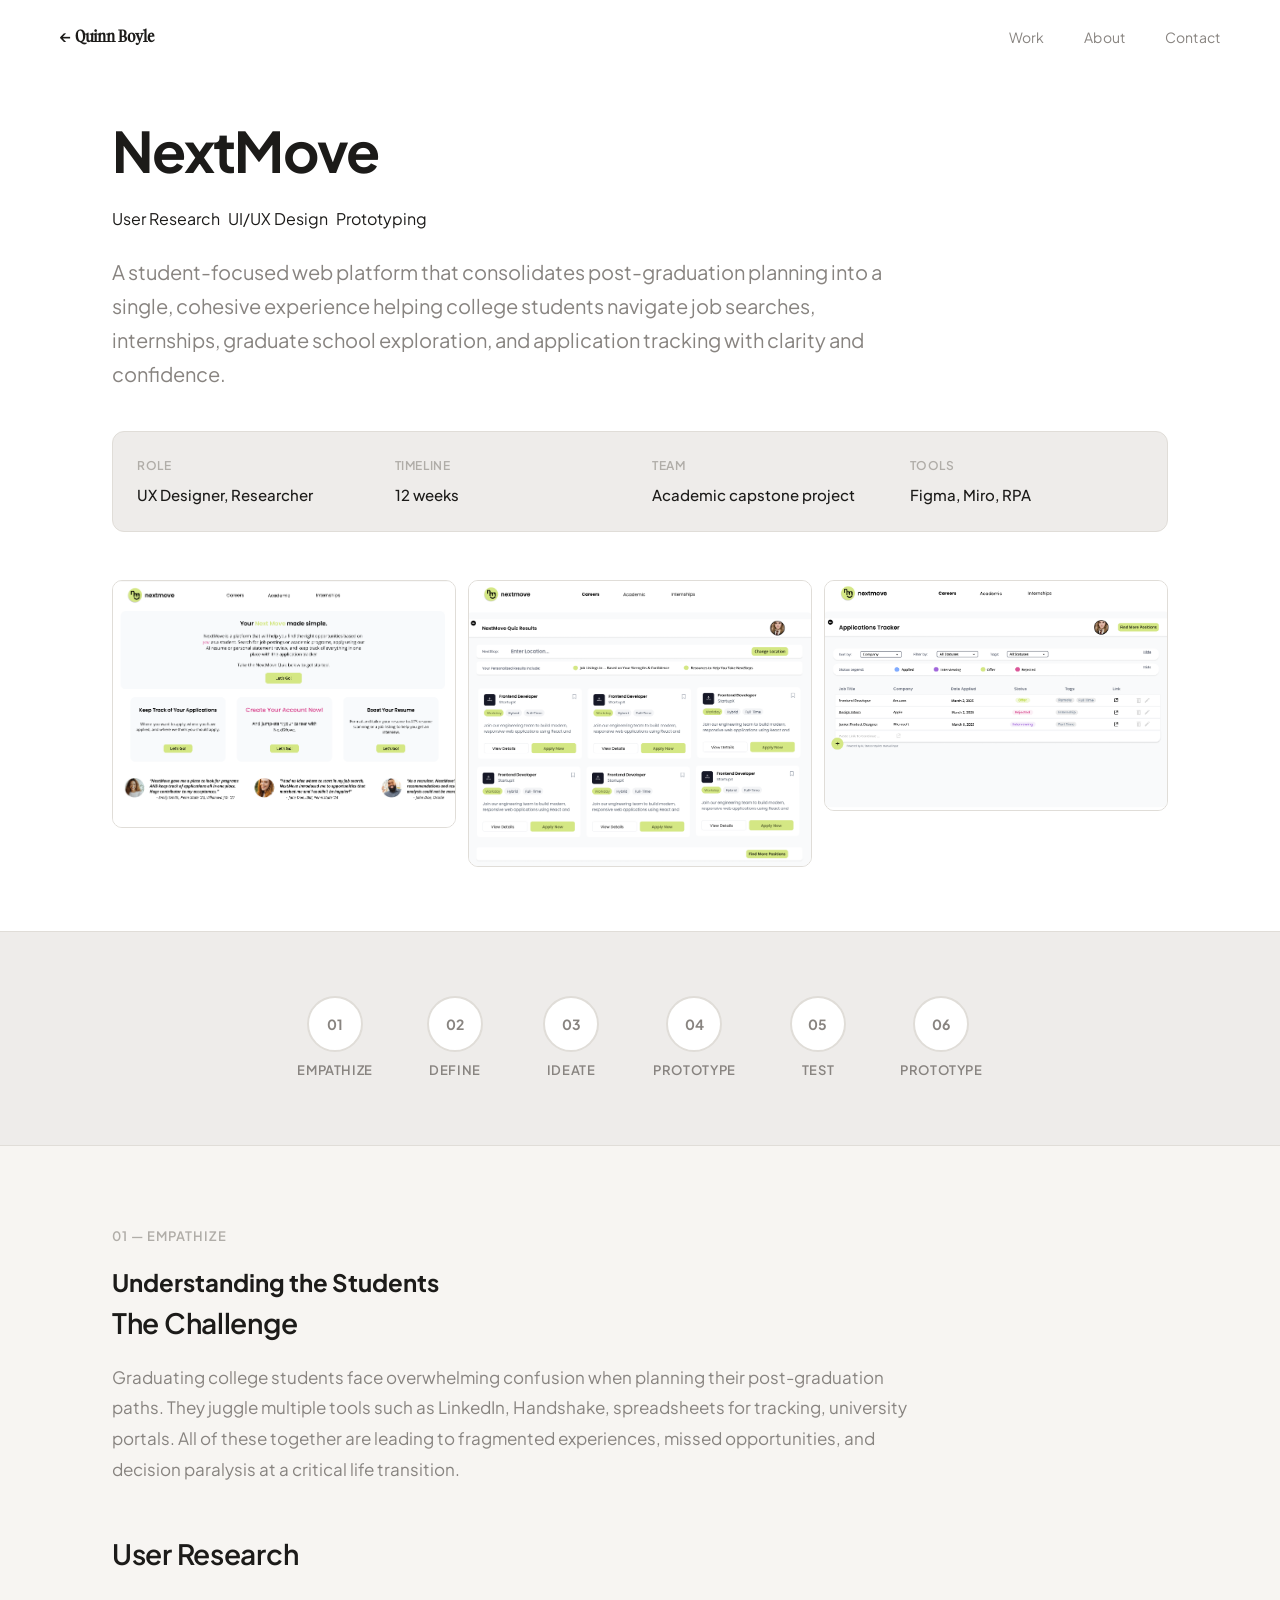
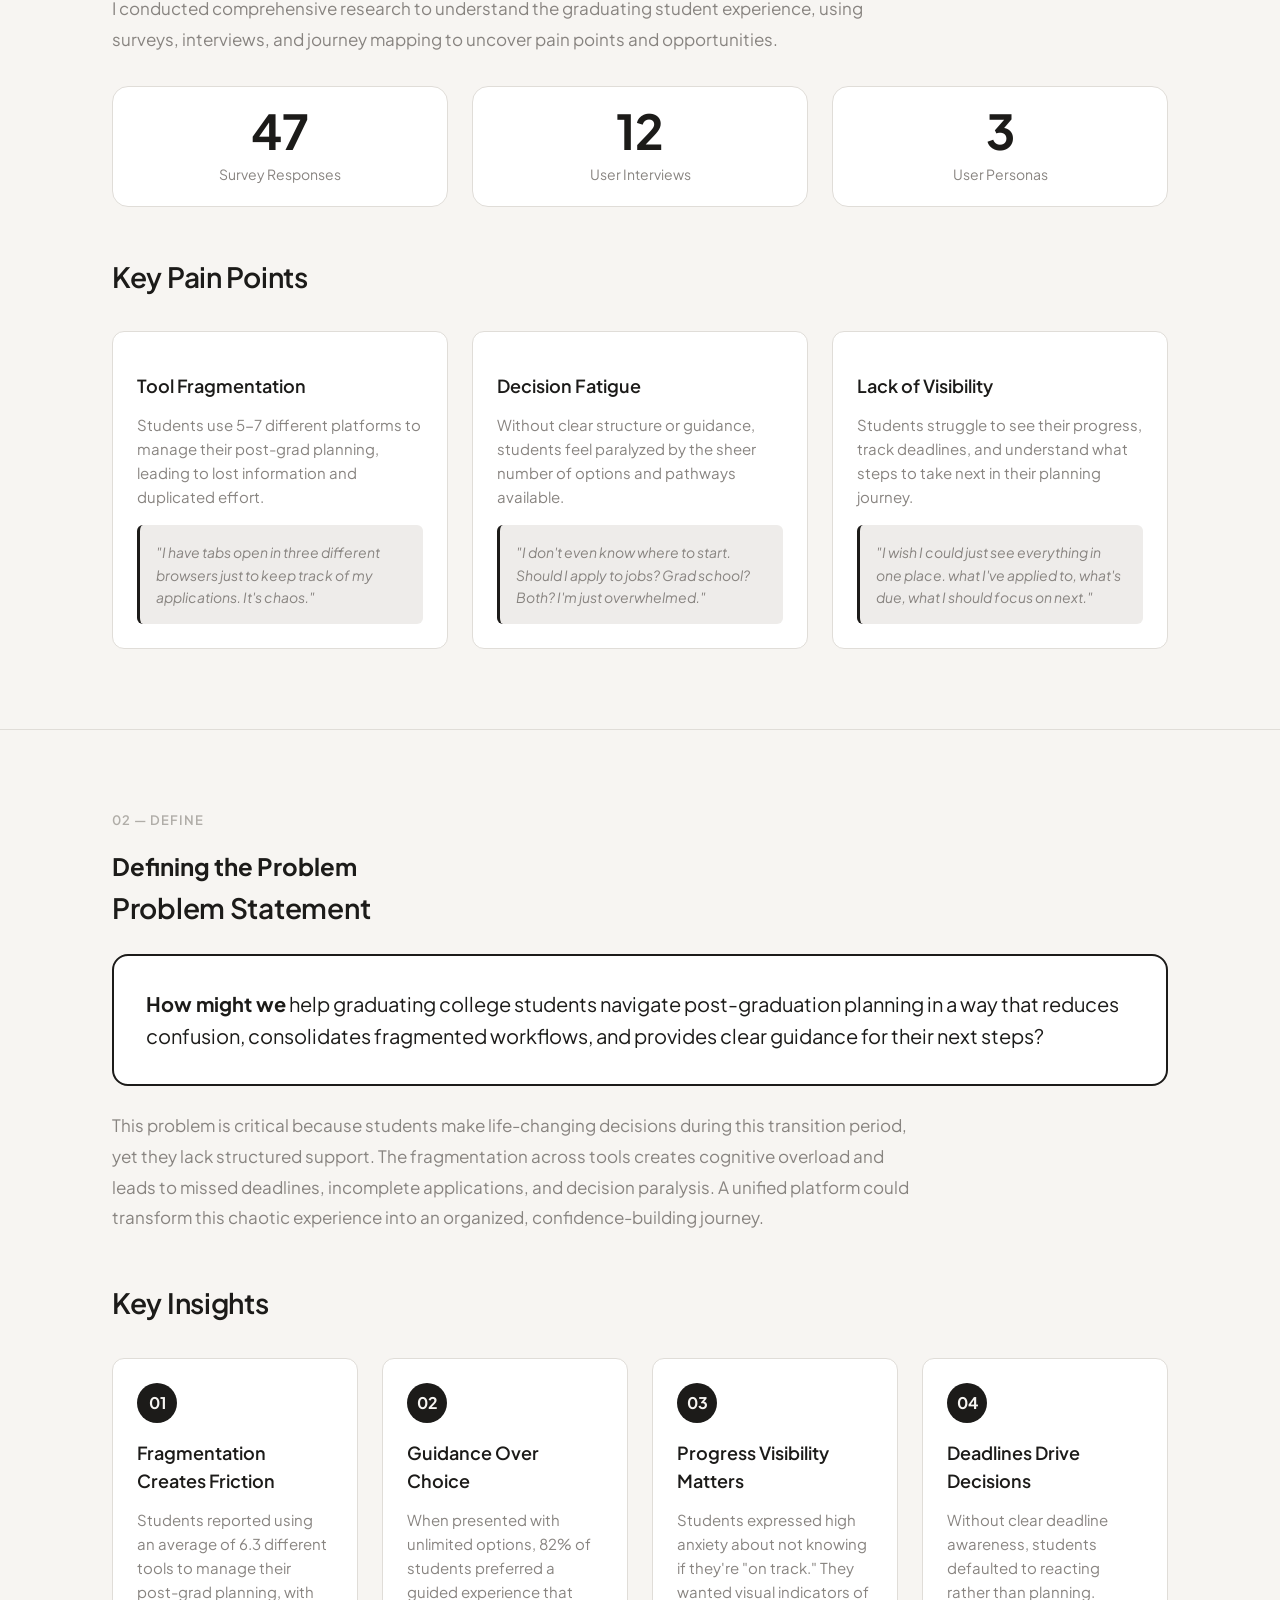
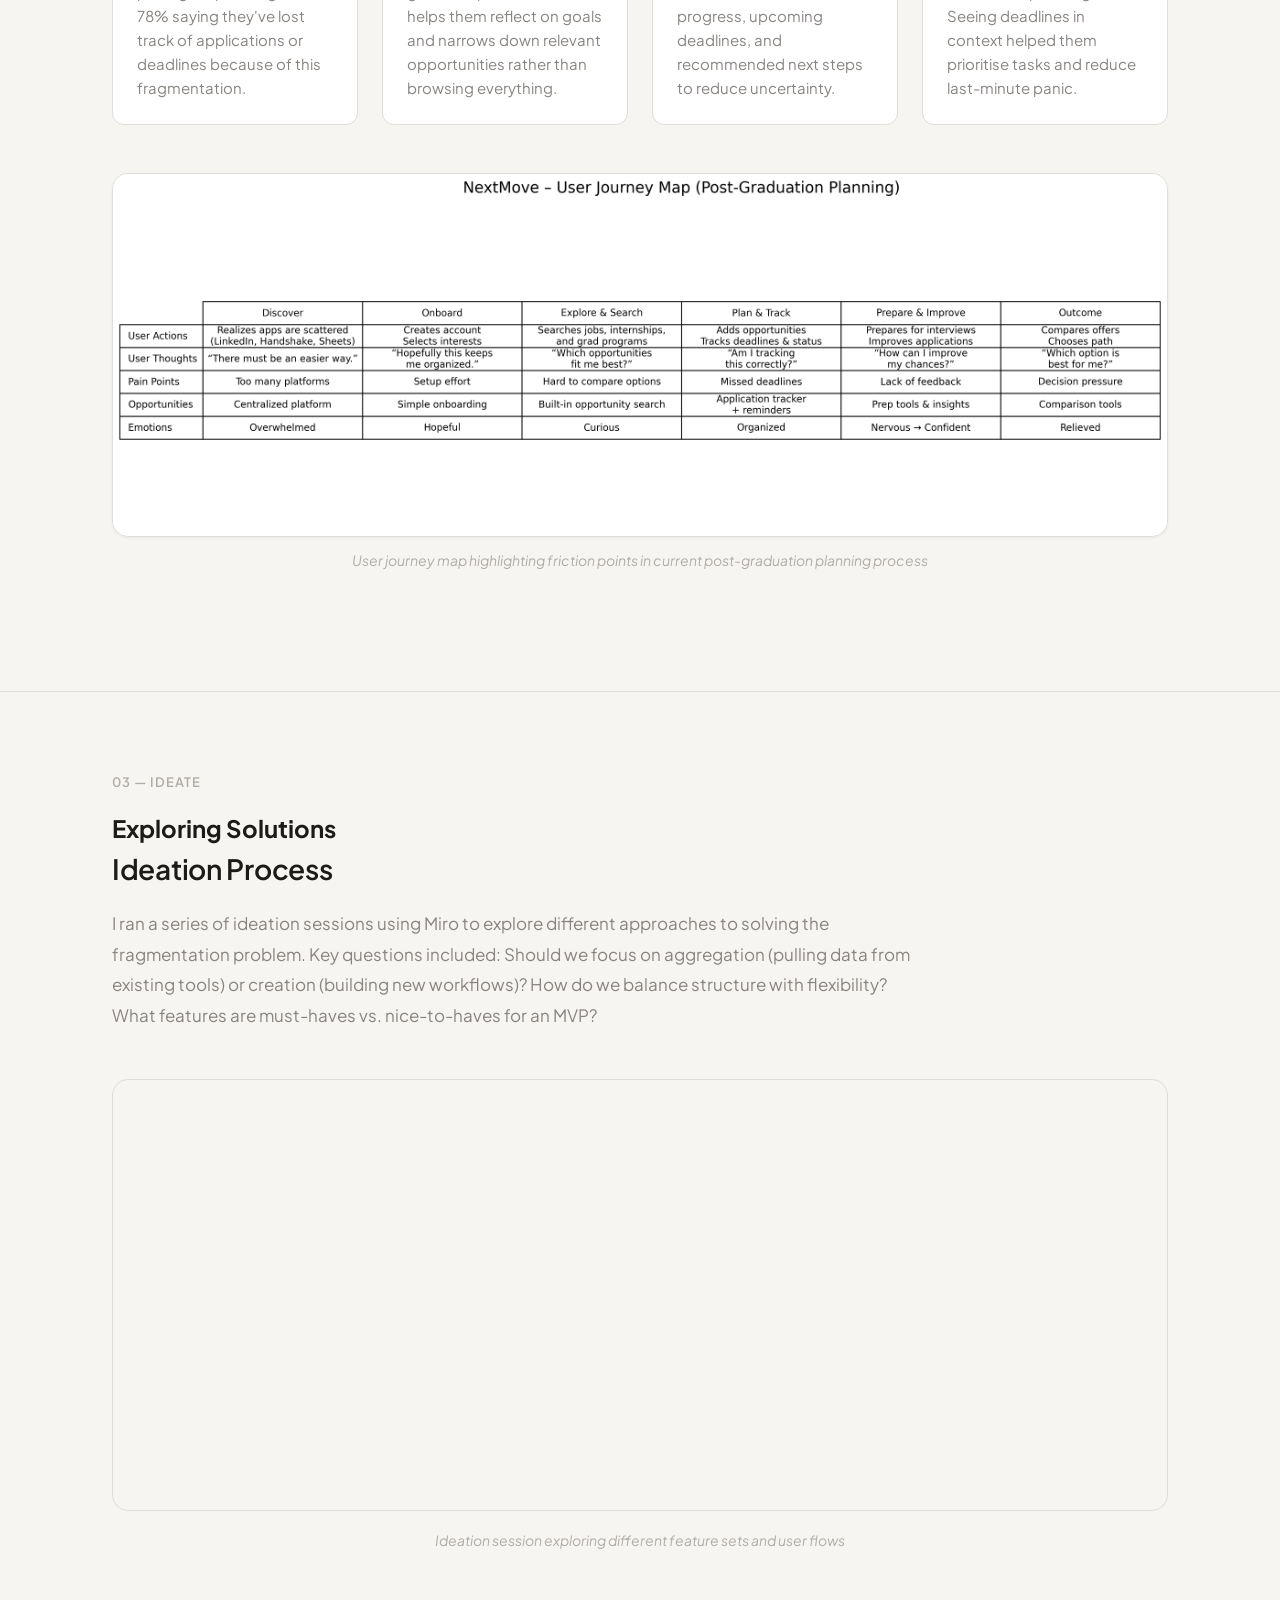
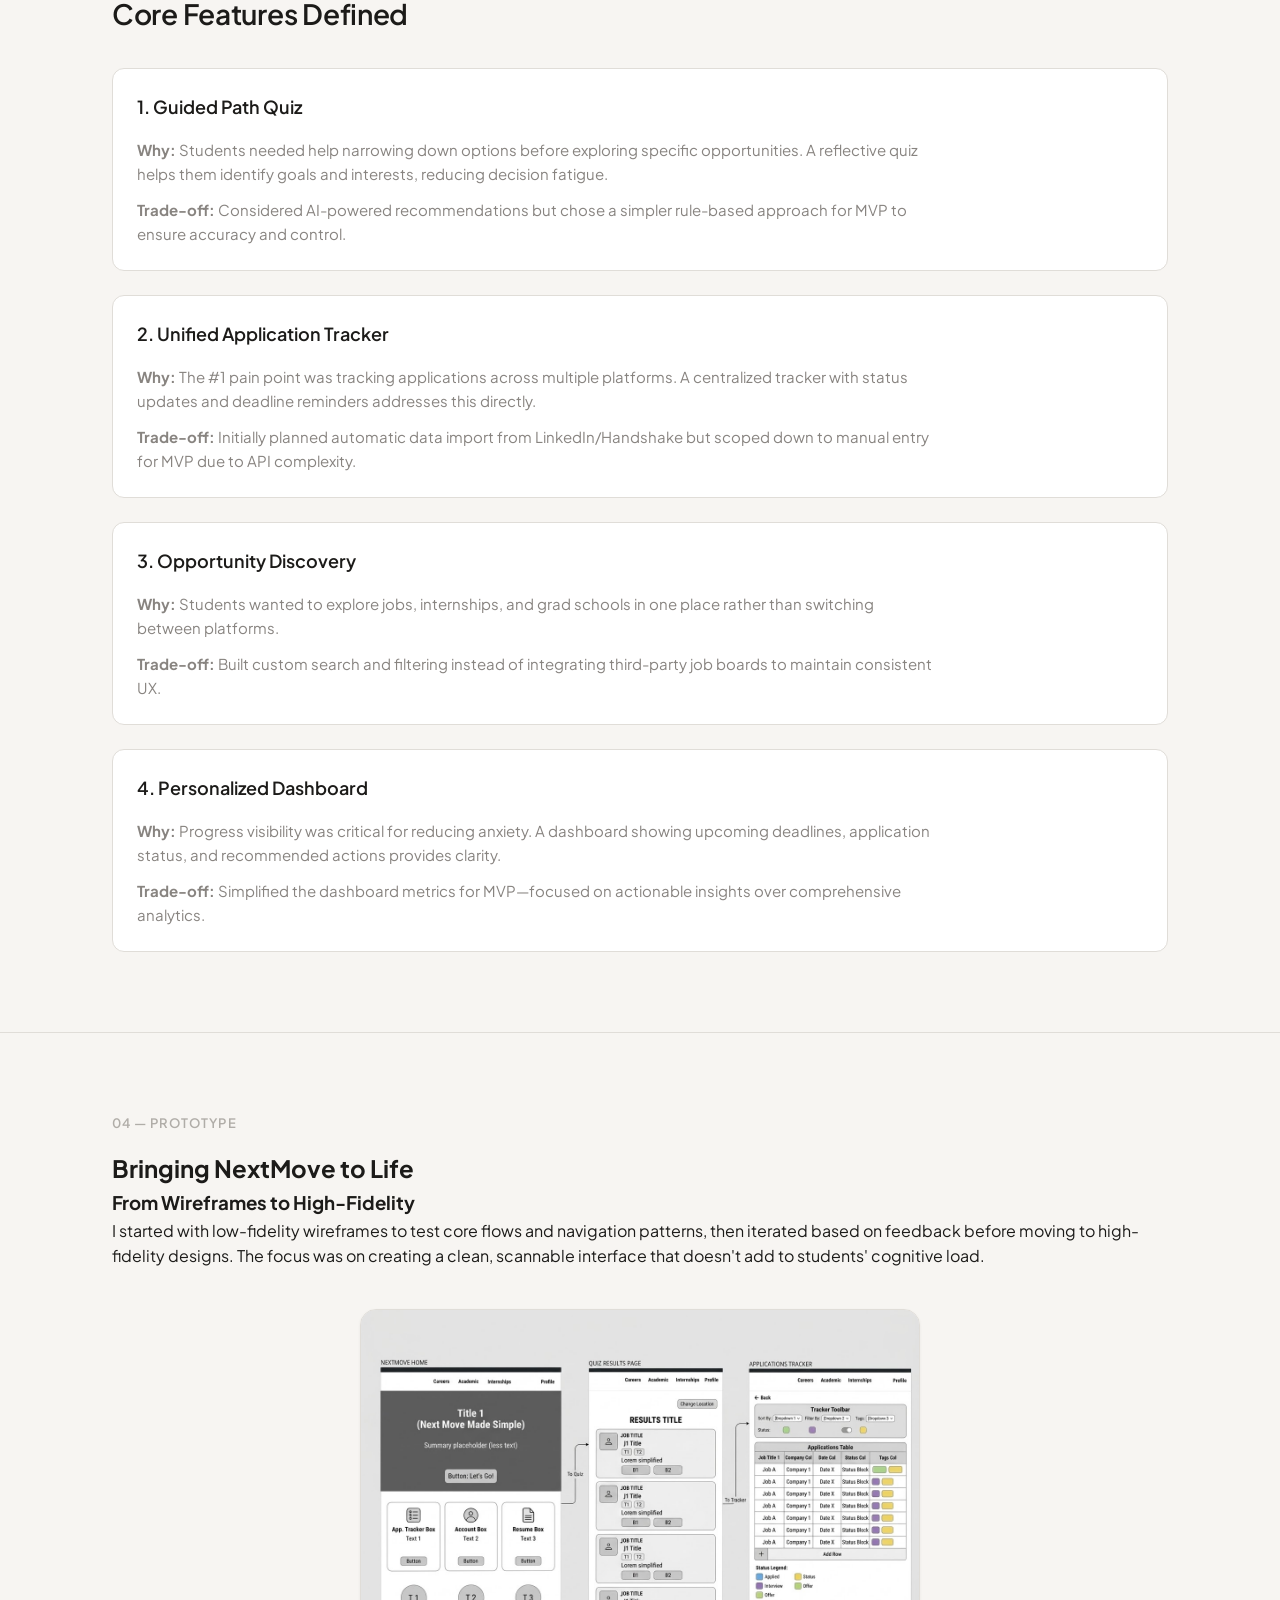
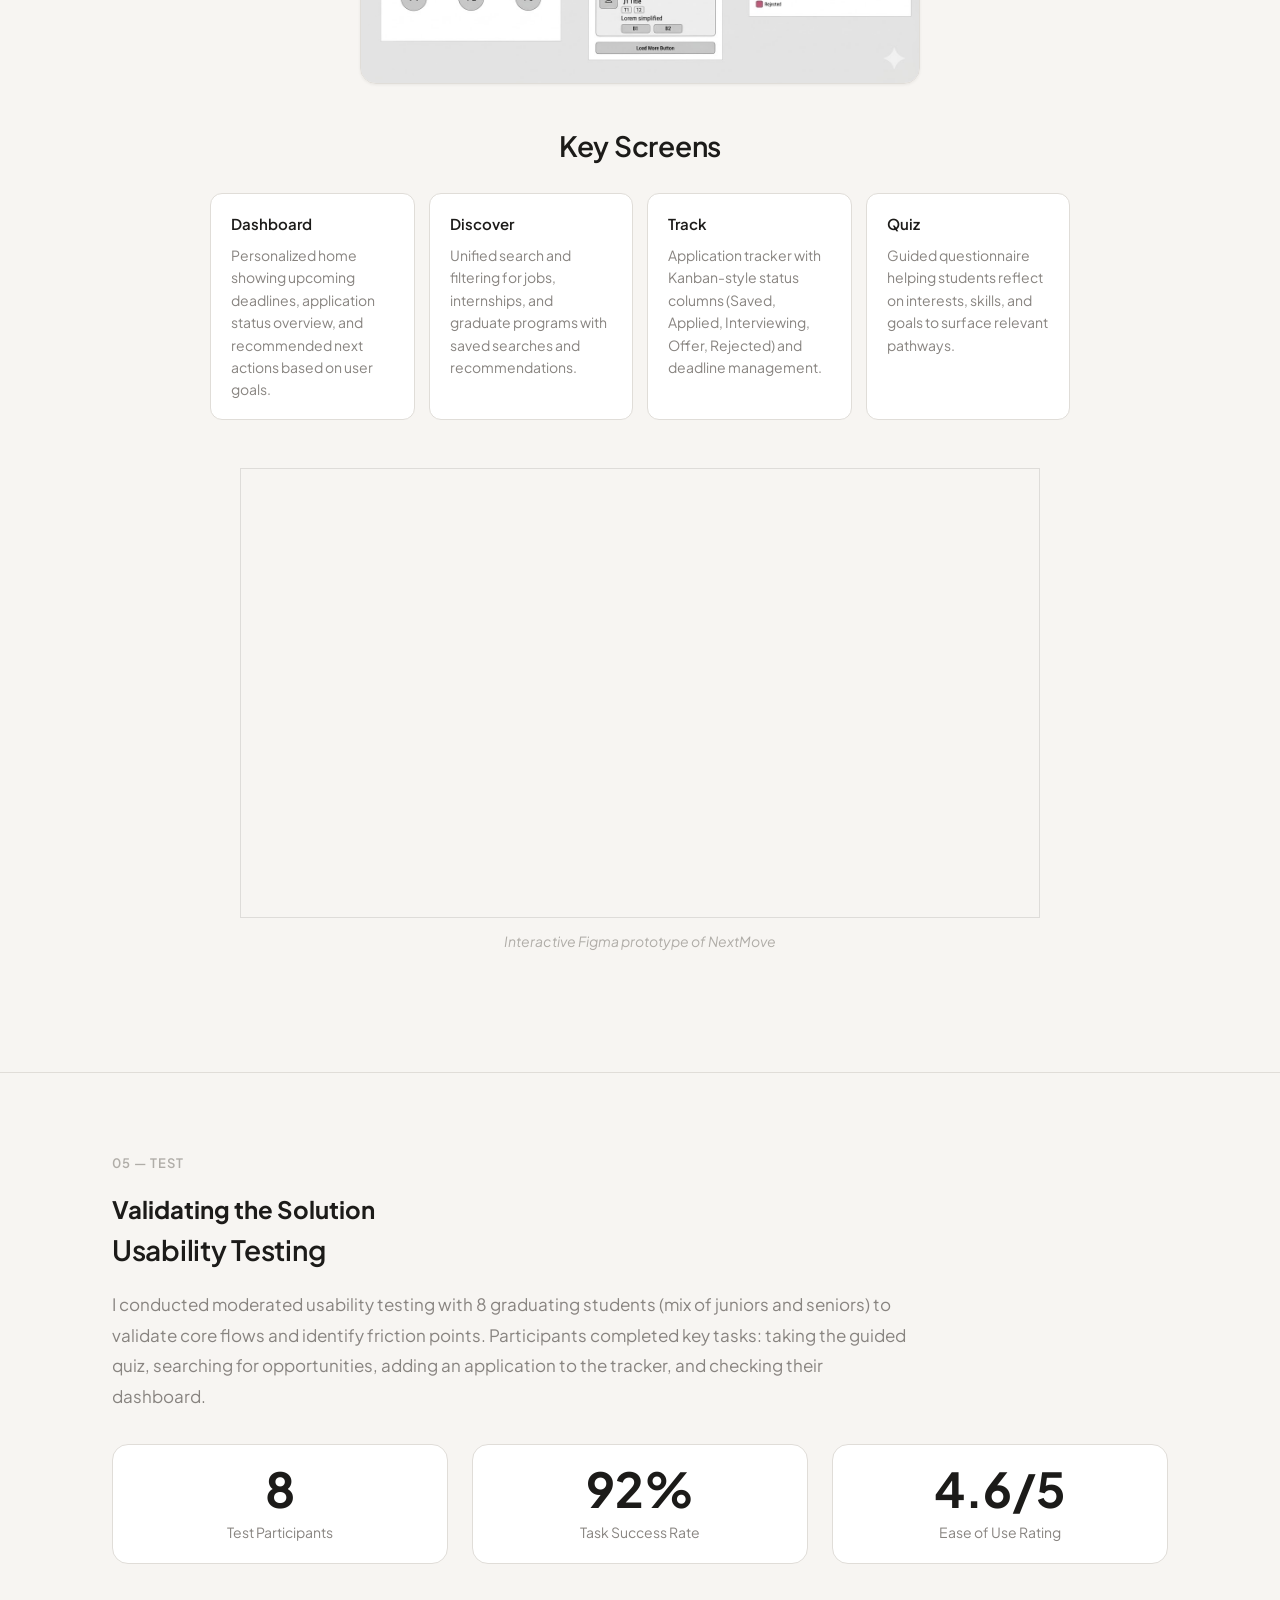
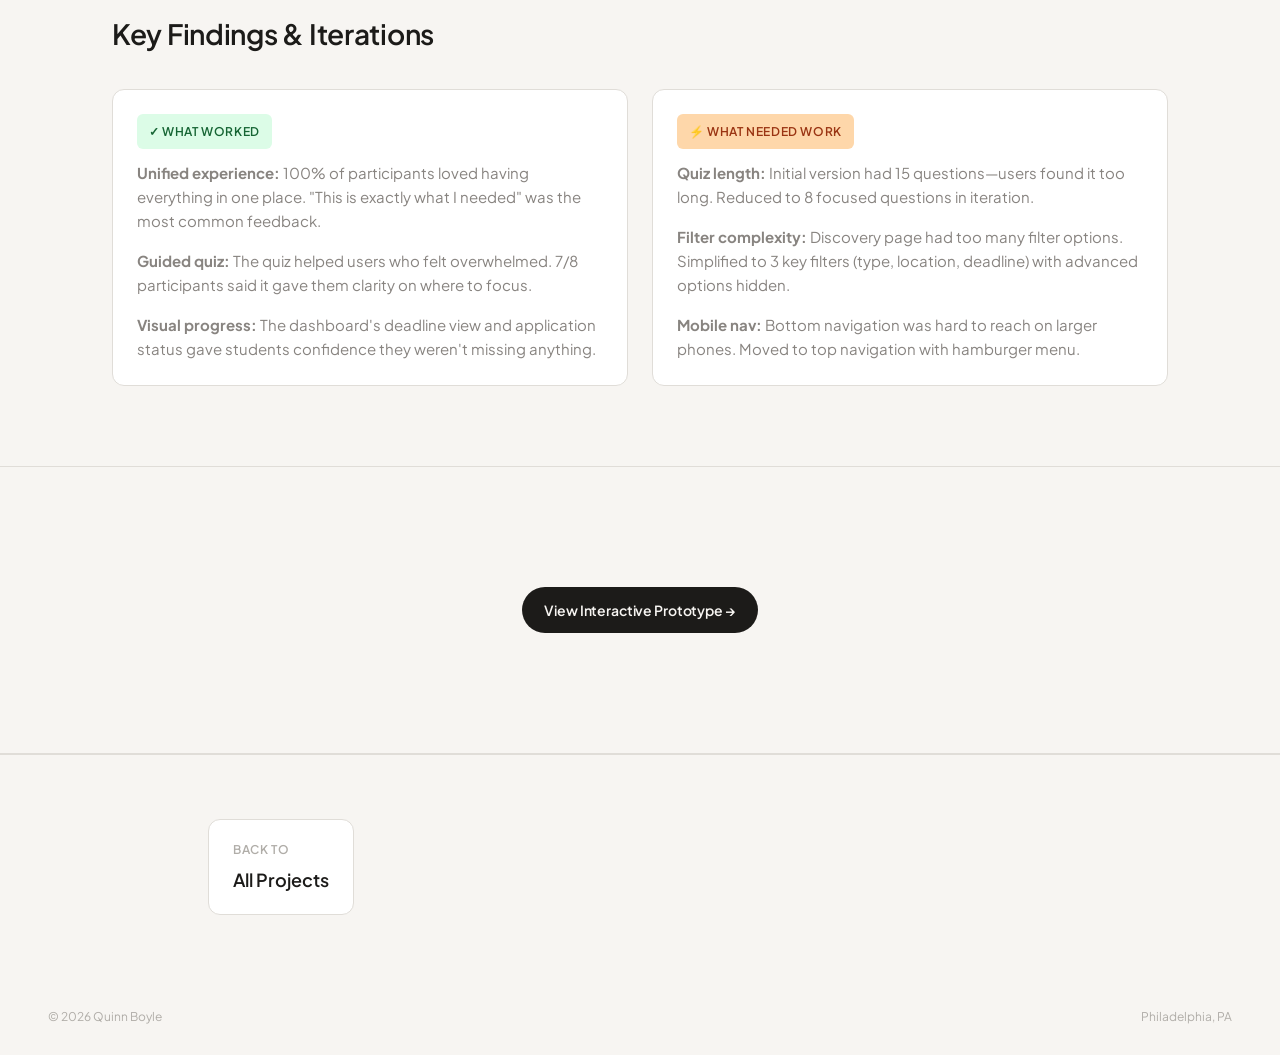
<file: nextmove-case-study.html>
<!DOCTYPE html>
<html lang="en">
<head>
    <meta charset="UTF-8">
    <meta name="viewport" content="width=device-width, initial-scale=1.0">
    <meta name="description" content="NextMove Case Study - Quinn Boyle UX Portfolio">
    <title>NextMove Case Study - Quinn Boyle</title>
    <link rel="icon" type="image/png" href="photos/tinylogo.png">
    <link rel="stylesheet" href="styles-light.css?v=20261016">
    <link rel="stylesheet" href="case-study-light.css?v=20261016">
    <link rel="preconnect" href="https://fonts.googleapis.com">
    <link rel="preconnect" href="https://fonts.gstatic.com" crossorigin>
    <link href="https://fonts.googleapis.com/css2?family=Plus+Jakarta+Sans:wght@300;400;500;600;700&display=swap" rel="stylesheet">
    <style>
        .case-hero-image-grid {
            display: grid;
            grid-template-columns: repeat(3, 1fr);
            gap: 12px;
            margin-top: 40px;
        }
        .case-hero-image-grid figure { margin: 0; }
        .case-hero-image-grid img {
            width: 100%; height: auto;
            object-fit: contain; border-radius: 10px; display: block;
            border: 1px solid var(--border);
        }
        .screens-grid {
            display: grid;
            grid-template-columns: repeat(4, 1fr);
            gap: 14px;
            margin-top: 24px;
            max-width: 860px;
            margin-left: auto;
            margin-right: auto;
        }
        .screen-card {
            padding: 18px 20px;
            border: 1px solid var(--border);
            border-radius: 12px;
            background: #fff;
        }
        .screen-card h4 { font-size: 0.9375rem; font-weight: 600; margin-bottom: 8px; color: var(--text); }
        .screen-card p  { font-size: 0.875rem; color: var(--muted); line-height: 1.6; margin: 0; }
        @media (max-width: 800px) {
            .case-hero-image-grid { grid-template-columns: 1fr; }
            .screens-grid { grid-template-columns: repeat(2, 1fr); }
        }
        @media (max-width: 480px) {
            .screens-grid { grid-template-columns: 1fr; }
        }
    </style>
</head>
<body class="case-study-page">
    <!-- Navigation -->
    <nav class="nav" id="nav">
        <div class="nav-inner">
            <a href="index.html" class="nav-logo">← Quinn Boyle</a>
            <button class="nav-toggle" id="navToggle" aria-label="Toggle menu">
                <span></span><span></span><span></span>
            </button>
            <ul class="nav-links" id="navLinks">
                <li><a href="index.html#work">Work</a></li>
                <li><a href="index.html#about">About</a></li>
                <li><a href="index.html#contact">Contact</a></li>
            </ul>
        </div>
    </nav>
    <div class="mobile-menu" id="mobileMenu" hidden>
        <a href="index.html#work">Work</a>
        <a href="index.html#about">About</a>
        <a href="index.html#contact">Contact</a>
    </div>

    <!-- Case Study Hero -->
    <section class="case-hero">
        <div class="container container-lg">
            <div class="case-hero-content">
                <h1 class="case-title">NextMove</h1>

                <div class="case-tags">
                    <span class="project-tag">User Research</span>
                    <span class="project-tag">UI/UX Design</span>
                    <span class="project-tag">Prototyping</span>
                </div>
                <p class="case-summary">
                    A student-focused web platform that consolidates post-graduation planning into a single, cohesive experience helping college students navigate job searches, internships, graduate school exploration, and application tracking with clarity and confidence.

                </p>
                <div class="case-meta-grid">
                    <div class="case-meta-item">
                        <span class="case-meta-label">Role</span>
                        <span class="case-meta-value">UX Designer, Researcher</span>
                    </div>
                    <div class="case-meta-item">
                        <span class="case-meta-label">Timeline</span>
                        <span class="case-meta-value">12 weeks </span>
                    </div>
                    <div class="case-meta-item">
                        <span class="case-meta-label">Team</span>
                        <span class="case-meta-value">Academic capstone project</span>
                    </div>
                    <div class="case-meta-item">
                        <span class="case-meta-label">Tools</span>
                        <span class="case-meta-value">Figma, Miro, RPA</span>
                    </div>
                </div>
            </div>
                         <!-- { changed code } -->
                <div class="case-hero-image-grid">
                    <figure>
                        <img src="photos/nextmove_home.png" alt="NextMove — Home view">
                    </figure>
                    <figure>
                        <img src="photos/nextmove_jobSeek.png" alt="NextMove — Job discovery view">
                    </figure>
                    <figure>
                        <img src="photos/nextmove_jobTrack.png" alt="NextMove — Application tracker view">
                    </figure>
                </div>
        </div>
    </section>
    <script>
      // Ensure we target the right Personas section even if HTML lacks an explicit id/class,
      // and add divider lines between sections (including one above "Define").
      document.addEventListener('DOMContentLoaded', function () {
        // Find a heading that contains "Persona" and get its section wrapper
        const heading = Array.from(document.querySelectorAll('h2, h3'))
          .find(h => /persona/i.test(h.textContent || ''));
        if (heading) {
          const section = heading.closest('section') || heading.parentElement;
          if (section) {
            // Tag the section so existing CSS overrides apply and ensure it's visible
            section.id = 'personas';
            section.classList.add('personas');
            section.setAttribute('data-section', 'personas');
            section.style.display = '';
            section.style.visibility = '';

            // Strip white "card" container styling inside the personas section
            section.querySelectorAll('[class*="card"], [class*="panel"], [class*="box"], [class*="content-card"], [class*="wrapper"], [class*="container"]').forEach(el => {
              el.style.background = 'transparent';
              el.style.border = '0';
              el.style.boxShadow = 'none';
            });

            // Remove only photos/avatars (keep figures/captions/wrappers)
            section.querySelectorAll('img, .persona-photo, .avatar').forEach(node => node.remove());

            // If any photo-only wrappers are now empty, remove them
            section.querySelectorAll('[class*="photo"], [class*="avatar"]').forEach(el => {
              if (!el.querySelector('*')) el.remove();
            });

            // Collapse multi-column grids to a single column for text-first readability
            section.querySelectorAll('[style*="grid-template-columns"], .grid, .persona, .persona-card, [class*="persona-item"]').forEach(el => {
              const cs = getComputedStyle(el);
              if (cs.display.includes('grid')) {
                el.style.gridTemplateColumns = '1fr';
                el.style.gap = '20px';
              }
            });

            // Add gentle separators between persona items for scannability
            const items = section.querySelectorAll('.persona, .persona-card, [class*="persona-item"]');
            items.forEach((item, idx) => {
              if (idx > 0 && !item.style.borderTop) {
                item.style.borderTop = '1px solid var(--border-subtle)';
                item.style.paddingTop = '20px';
              }
            });

            // If an item has 2+ top-level lists, group the first two into a details grid
            items.forEach(item => {
              const directULs = Array.from(item.querySelectorAll(':scope > ul'));
              if (directULs.length >= 2) {
                const wrap = document.createElement('div');
                wrap.className = 'persona-details';
                wrap.appendChild(directULs[0]);
                wrap.appendChild(directULs[1]);
                item.appendChild(wrap);
              }
            });
          }
        }

        // Insert divider lines before each major section heading (H2), including above "Define"
        const h2s = Array.from(document.querySelectorAll('h2'));
        h2s.forEach((h, idx) => {
          if (idx === 0) return; // skip the very first H2 on the page
          const prev = h.previousElementSibling;
          if (!prev || !prev.classList || !prev.classList.contains('case-divider')) {
            const divider = document.createElement('div');
            divider.className = 'case-divider';
            h.parentNode.insertBefore(divider, h);
          }
        });
      });
    </script>

    <!-- Section Jump Navigation -->
    <section class="section-nav">
        <div class="container">
            <nav class="process-nav">
                <a href="#empathize" class="process-bubble">
                    <span class="bubble-number">01</span>
                    <span class="bubble-label">Empathize</span>
                </a>
                <a href="#define" class="process-bubble">
                    <span class="bubble-number">02</span>
                    <span class="bubble-label">Define</span>
                </a>
                <a href="#ideate" class="process-bubble">
                    <span class="bubble-number">03</span>
                    <span class="bubble-label">Ideate</span>
                </a>
                <a href="#prototype" class="process-bubble">
                    <span class="bubble-number">04</span>
                    <span class="bubble-label">Prototype</span>
                </a>
                <a href="#test" class="process-bubble">
                    <span class="bubble-number">05</span>
                    <span class="bubble-label">Test</span>
                </a>
                <a href="#reflection" class="process-bubble">
                    <span class="bubble-number">06</span>
                    <span class="bubble-label">Prototype</span>
                </a>
            </nav>
        </div>
    </section>

    <!-- Design Thinking Process -->
    <div class="case-content">
        
        <!-- 1. Empathize -->
        <section class="case-section" id="empathize">
            <div class="container">
                <div class="section-label">01 — Empathize</div>
                <h2 class="section-title">Understanding the Students</h2>
                
                <div class="content-block">
                    <h3>The Challenge</h3>
                    <p>
                        Graduating college students face overwhelming confusion when planning their post-graduation paths.
                        They juggle multiple tools such as LinkedIn, Handshake, spreadsheets for tracking,
                        university portals. All of these together are leading to fragmented experiences, missed opportunities,
                        and decision paralysis at a critical life transition.
                    </p>
                </div>

                <div class="content-block">
                    <h3>User Research</h3>
                    <p>
                        I conducted comprehensive research to understand the graduating student experience, using surveys, 
                        interviews, and journey mapping to uncover pain points and opportunities.
                    </p>
                    
                    <div class="research-stats">
                        <div class="stat-item">
                            <span class="stat-number">47</span>
                            <span class="stat-label">Survey Responses</span>
                        </div>
                        <div class="stat-item">
                            <span class="stat-number">12</span>
                            <span class="stat-label">User Interviews</span>
                        </div>
                        <div class="stat-item">
                            <span class="stat-number">3</span>
                            <span class="stat-label">User Personas</span>
                        </div>
                    </div>
                </div>

                <div class="content-block">
                    <h3>Key Pain Points</h3>
                    <div class="pain-points-grid">
                        <div class="pain-point-card">
                            <div class="pain-point-icon"></div>
                            <h4>Tool Fragmentation</h4>
                            <p>Students use 5-7 different platforms to manage their post-grad planning, leading to lost information and duplicated effort.</p>
                            <blockquote>"I have tabs open in three different browsers just to keep track of my applications. It's chaos."</blockquote>
                        </div>
                        <div class="pain-point-card">
                            <div class="pain-point-icon"></div>
                            <h4>Decision Fatigue</h4>
                            <p>Without clear structure or guidance, students feel paralyzed by the sheer number of options and pathways available.</p>
                            <blockquote>"I don't even know where to start. Should I apply to jobs? Grad school? Both? I'm just overwhelmed."</blockquote>
                        </div>
                        <div class="pain-point-card">
                            <div class="pain-point-icon"></div>
                            <h4>Lack of Visibility</h4>
                            <p>Students struggle to see their progress, track deadlines, and understand what steps to take next in their planning journey.</p>
                            <blockquote>"I wish I could just see everything in one place. what I've applied to, what's due, what I should focus on next."</blockquote>
                        </div>
                    </div>
                </div>


            </div>
        </section>

        <!-- 2. Define -->
        <section class="case-section" id="define">
            <div class="container">
                <div class="section-label">02 — Define</div>
                <h2 class="section-title">Defining the Problem</h2>
                
                <div class="content-block">
                    <h3>Problem Statement</h3>
                    <div class="problem-statement">
                        <p>
                            <strong>How might we</strong> help graduating college students navigate post-graduation planning 
                            in a way that reduces confusion, consolidates fragmented workflows, and provides clear guidance 
                            for their next steps?
                        </p>
                    </div>
                    <p>
                        This problem is critical because students make life-changing decisions during this transition period, 
                        yet they lack structured support. The fragmentation across tools creates cognitive overload and leads 
                        to missed deadlines, incomplete applications, and decision paralysis. A unified platform could transform 
                        this chaotic experience into an organized, confidence-building journey.
                    </p>
                </div>

                <div class="content-block">
                    <h3>Key Insights</h3>
                    <div class="insights-grid">
                        <div class="insight-card">
                            <div class="insight-number">01</div>
                            <h4>Fragmentation Creates Friction</h4>
                            <p>Students reported using an average of 6.3 different tools to manage their post-grad planning, with 78% saying they've lost track of applications or deadlines because of this fragmentation.</p>
                        </div>
                        <div class="insight-card">
                            <div class="insight-number">02</div>
                            <h4>Guidance Over Choice</h4>
                            <p>When presented with unlimited options, 82% of students preferred a guided experience that helps them reflect on goals and narrows down relevant opportunities rather than browsing everything.</p>
                        </div>
                        <div class="insight-card">
                            <div class="insight-number">03</div>
                            <h4>Progress Visibility Matters</h4>
                            <p>Students expressed high anxiety about not knowing if they're "on track." They wanted visual indicators of progress, upcoming deadlines, and recommended next steps to reduce uncertainty.</p>
                        </div>
                        <div class="insight-card">
                            <div class="insight-number">04</div>
                            <h4>Deadlines Drive Decisions</h4>
                            <p>Without clear deadline awareness, students defaulted to reacting rather than planning. Seeing deadlines in context helped them prioritise tasks and reduce last-minute panic.</p>
                        </div>
                    </div>
                </div>

                <div class="image-block">
                    <div style="display: flex; justify-content: center;">
                        <img src="photos/nextmove_journey_map.png" alt="User journey map showing student experience across current fragmented tools" style="max-width: 100%; height: auto; width: auto;">
                    </div>
                    <p class="image-caption">User journey map highlighting friction points in current post-graduation planning process</p>
                </div>
            </div>
        </section>

        <!-- 3. Ideate -->
        <section class="case-section" id="ideate">
            <div class="container">
                <div class="section-label">03 — Ideate</div>
                <h2 class="section-title">Exploring Solutions</h2>
                
                <div class="content-block">
                    <h3>Ideation Process</h3>
                    <p>
                        I ran a series of ideation sessions using Miro to explore different approaches to solving the 
                        fragmentation problem. Key questions included: Should we focus on aggregation (pulling data from 
                        existing tools) or creation (building new workflows)? How do we balance structure with flexibility? 
                        What features are must-haves vs. nice-to-haves for an MVP?
                    </p>
                </div>

                <div class="image-block">
                    <iframe width="768" height="432" src="https://miro.com/app/live-embed/uXjVLjM11Lw=/?embedMode=view_only_without_ui&moveToViewport=-1354,-364,3101,1526&embedId=180168535896" frameborder="0" scrolling="no" allow="fullscreen; clipboard-read; clipboard-write" allowfullscreen style="border-radius: var(--radius-xl); border: 1px solid var(--border-subtle); width: 100%; max-width: 100%;"></iframe>
                    <p class="image-caption">Ideation session exploring different feature sets and user flows</p>
                </div>

                <div class="content-block">
                    <h3>Core Features Defined</h3>

                    <div class="decisions-grid">
                        <div class="decision-card">
                            <h4>1. Guided Path Quiz</h4>
                            <p><strong>Why:</strong> Students needed help narrowing down options before exploring specific opportunities. A reflective quiz helps them identify goals and interests, reducing decision fatigue.</p>
                            <p><strong>Trade-off:</strong> Considered AI-powered recommendations but chose a simpler rule-based approach for MVP to ensure accuracy and control.</p>
                        </div>
                        <div class="decision-card">
                            <h4>2. Unified Application Tracker</h4>
                            <p><strong>Why:</strong> The #1 pain point was tracking applications across multiple platforms. A centralized tracker with status updates and deadline reminders addresses this directly.</p>
                            <p><strong>Trade-off:</strong> Initially planned automatic data import from LinkedIn/Handshake but scoped down to manual entry for MVP due to API complexity.</p>
                        </div>
                        <div class="decision-card">
                            <h4>3. Opportunity Discovery</h4>
                            <p><strong>Why:</strong> Students wanted to explore jobs, internships, and grad schools in one place rather than switching between platforms.</p>
                            <p><strong>Trade-off:</strong> Built custom search and filtering instead of integrating third-party job boards to maintain consistent UX.</p>
                        </div>
                        <div class="decision-card">
                            <h4>4. Personalized Dashboard</h4>
                            <p><strong>Why:</strong> Progress visibility was critical for reducing anxiety. A dashboard showing upcoming deadlines, application status, and recommended actions provides clarity.</p>
                            <p><strong>Trade-off:</strong> Simplified the dashboard metrics for MVP—focused on actionable insights over comprehensive analytics.</p>
                        </div>
                    </div>
                </div>

            </div>
        </section>

        <!-- 4. Prototype -->
        <section class="case-section" id="prototype">
            <div class="container">
                <div class="section-label">04 — Prototype</div>
                <h2 class="section-title">Bringing NextMove to Life</h2>
                
                <h3>From Wireframes to High-Fidelity</h3>
                 <p>
                 I started with low-fidelity wireframes to test core flows and navigation patterns, then iterated based on feedback before moving to high-fidelity designs. The focus was on creating a clean, scannable interface that doesn't add to students' cognitive load.
                 </p>
                </div>

                <div class="image-block">
                 <div style="display: flex; justify-content: center;">
                 <img src="photos/nextmove_lofi2.jpg" alt="NextMove low-fidelity wireframes" style="width: min(100%, 560px); height: auto;">
                 </div>
                </div>




                <div class="content-block">
                    <h3 style="text-align: center;">Key Screens</h3>
                    <div class="screens-grid">
                        <div class="screen-card">
                            <h4>Dashboard</h4>
                            <p>Personalized home showing upcoming deadlines, application status overview, and recommended next actions based on user goals.</p>
                        </div>
                        <div class="screen-card">
                            <h4>Discover</h4>
                            <p>Unified search and filtering for jobs, internships, and graduate programs with saved searches and recommendations.</p>
                        </div>
                        <div class="screen-card">
                            <h4>Track</h4>
                            <p>Application tracker with Kanban-style status columns (Saved, Applied, Interviewing, Offer, Rejected) and deadline management.</p>
                        </div>
                        <div class="screen-card">
                            <h4>Quiz</h4>
                            <p>Guided questionnaire helping students reflect on interests, skills, and goals to surface relevant pathways.</p>
                        </div>
                    </div>
                </div>

                <div class="image-block">
                    <div style="display: flex; justify-content: center;">
                        <iframe style="border: 1px solid rgba(0, 0, 0, 0.1); max-width: 100%;"
                                width="800"
                                height="450"
                                src="https://embed.figma.com/design/1FZE7TYMjKJXYBzopij9hX/NEXTMOVE?node-id=0-1&embed-host=share"
                                allowfullscreen></iframe>
                    </div>
                    <p class="image-caption">Interactive Figma prototype of NextMove</p>
                </div>
        </section>

        <!-- 5. Test -->
        <section class="case-section" id="test">
            <div class="container">
                <div class="section-label">05 — Test</div>
                <h2 class="section-title">Validating the Solution</h2>
                
                <div class="content-block">
                    <h3>Usability Testing</h3>
                    <p>
                        I conducted moderated usability testing with 8 graduating students (mix of juniors and seniors) 
                        to validate core flows and identify friction points. Participants completed key tasks: taking the 
                        guided quiz, searching for opportunities, adding an application to the tracker, and checking their dashboard.
                    </p>
                    
                    <div class="testing-stats">
                        <div class="stat-item">
                            <span class="stat-number">8</span>
                            <span class="stat-label">Test Participants</span>
                        </div>
                        <div class="stat-item">
                            <span class="stat-number">92%</span>
                            <span class="stat-label">Task Success Rate</span>
                        </div>
                        <div class="stat-item">
                            <span class="stat-number">4.6/5</span>
                            <span class="stat-label">Ease of Use Rating</span>
                        </div>
                    </div>
                </div>

                <div class="content-block">
                    <h3>Key Findings & Iterations</h3>
                    <div class="findings-grid">
                        <div class="finding-card">
                            <div class="finding-status success">✓ What Worked</div>
                            <p><strong>Unified experience:</strong> 100% of participants loved having everything in one place. "This is exactly what I needed" was the most common feedback.</p>
                            <p><strong>Guided quiz:</strong> The quiz helped users who felt overwhelmed. 7/8 participants said it gave them clarity on where to focus.</p>
                            <p><strong>Visual progress:</strong> The dashboard's deadline view and application status gave students confidence they weren't missing anything.</p>
                        </div>
                        <div class="finding-card">
                            <div class="finding-status warning">⚡ What Needed Work</div>
                            <p><strong>Quiz length:</strong> Initial version had 15 questions—users found it too long. Reduced to 8 focused questions in iteration.</p>
                            <p><strong>Filter complexity:</strong> Discovery page had too many filter options. Simplified to 3 key filters (type, location, deadline) with advanced options hidden.</p>
                            <p><strong>Mobile nav:</strong> Bottom navigation was hard to reach on larger phones. Moved to top navigation with hamburger menu.</p>
                        </div>
                    </div>
                </div>
            </div>
        </section>


        <!-- Reflection -->
        <section class="case-section" id="reflection">
            <div class="container container-sm">


                <div class="content-block" style="text-align:center; padding: 40px 0;">
                    <a href="https://www.figma.com/proto/1FZE7TYMjKJXYBzopij9hX/NEXTMOVE?node-id=0-1&t=dMLjiPEzj8Anu43A-1"
                       target="_blank" rel="noopener noreferrer" class="btn-primary">
                        View Interactive Prototype →
                    </a>
                </div>
            </div>
        </section>

        <!-- Back to work -->
        <section class="case-navigation">
            <div class="case-nav-inner">
                <a href="index.html#work" class="case-nav-link">
                    <span class="case-nav-label">Back to</span>
                    <span class="case-nav-title">All Projects</span>
                </a>
            </div>
        </section>

    </div>

    <!-- Footer -->
    <footer class="footer">
        <div class="footer-inner">
            <span>© 2026 Quinn Boyle</span>
            <span>Philadelphia, PA</span>
        </div>
    </footer>

    <script>
        const nav = document.getElementById('nav');
        window.addEventListener('scroll', () => nav.classList.toggle('scrolled', window.scrollY > 40), { passive: true });
        const toggle = document.getElementById('navToggle');
        const mobileMenu = document.getElementById('mobileMenu');
        function setMenu(open) {
            toggle.classList.toggle('open', open);
            mobileMenu.classList.toggle('open', open);
            mobileMenu.hidden = !open;
            document.body.style.overflow = open ? 'hidden' : '';
        }
        toggle.addEventListener('click', () => setMenu(!mobileMenu.classList.contains('open')));
        mobileMenu.querySelectorAll('a').forEach(a => a.addEventListener('click', () => setMenu(false)));

        // Section nav active state
        function updateProcessNav() {
            const sections = ['empathize','define','ideate','prototype','test','reflection'];
            const bubbles  = document.querySelectorAll('.process-bubble');
            if (!bubbles.length) return;
            const scrollPos = window.pageYOffset + 200;
            sections.forEach(id => {
                const s = document.getElementById(id);
                if (!s) return;
                bubbles.forEach(b => {
                    if (b.getAttribute('href') === '#' + id) {
                        b.classList.toggle('active', scrollPos >= s.offsetTop && scrollPos < s.offsetTop + s.offsetHeight);
                    }
                });
            });
        }
        window.addEventListener('scroll', updateProcessNav, { passive: true });
    </script>
</body>
</html>
</file>
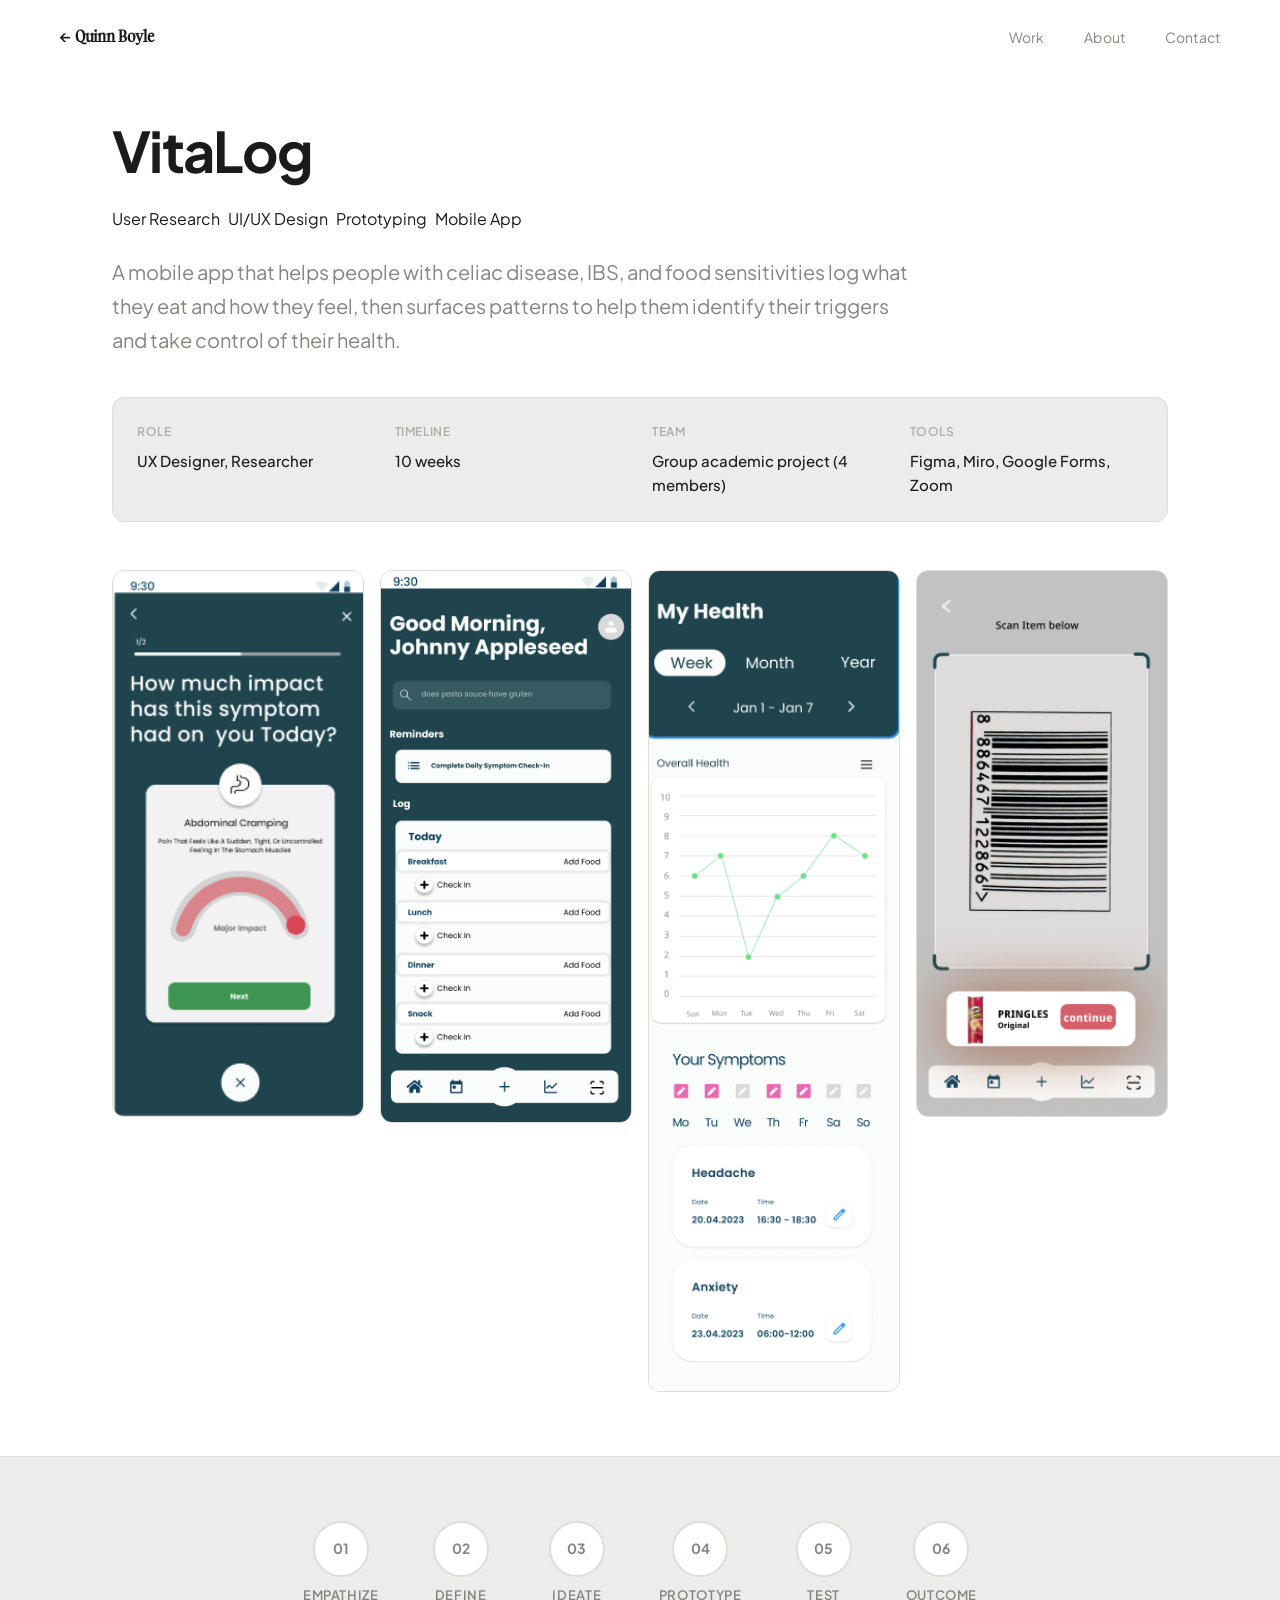
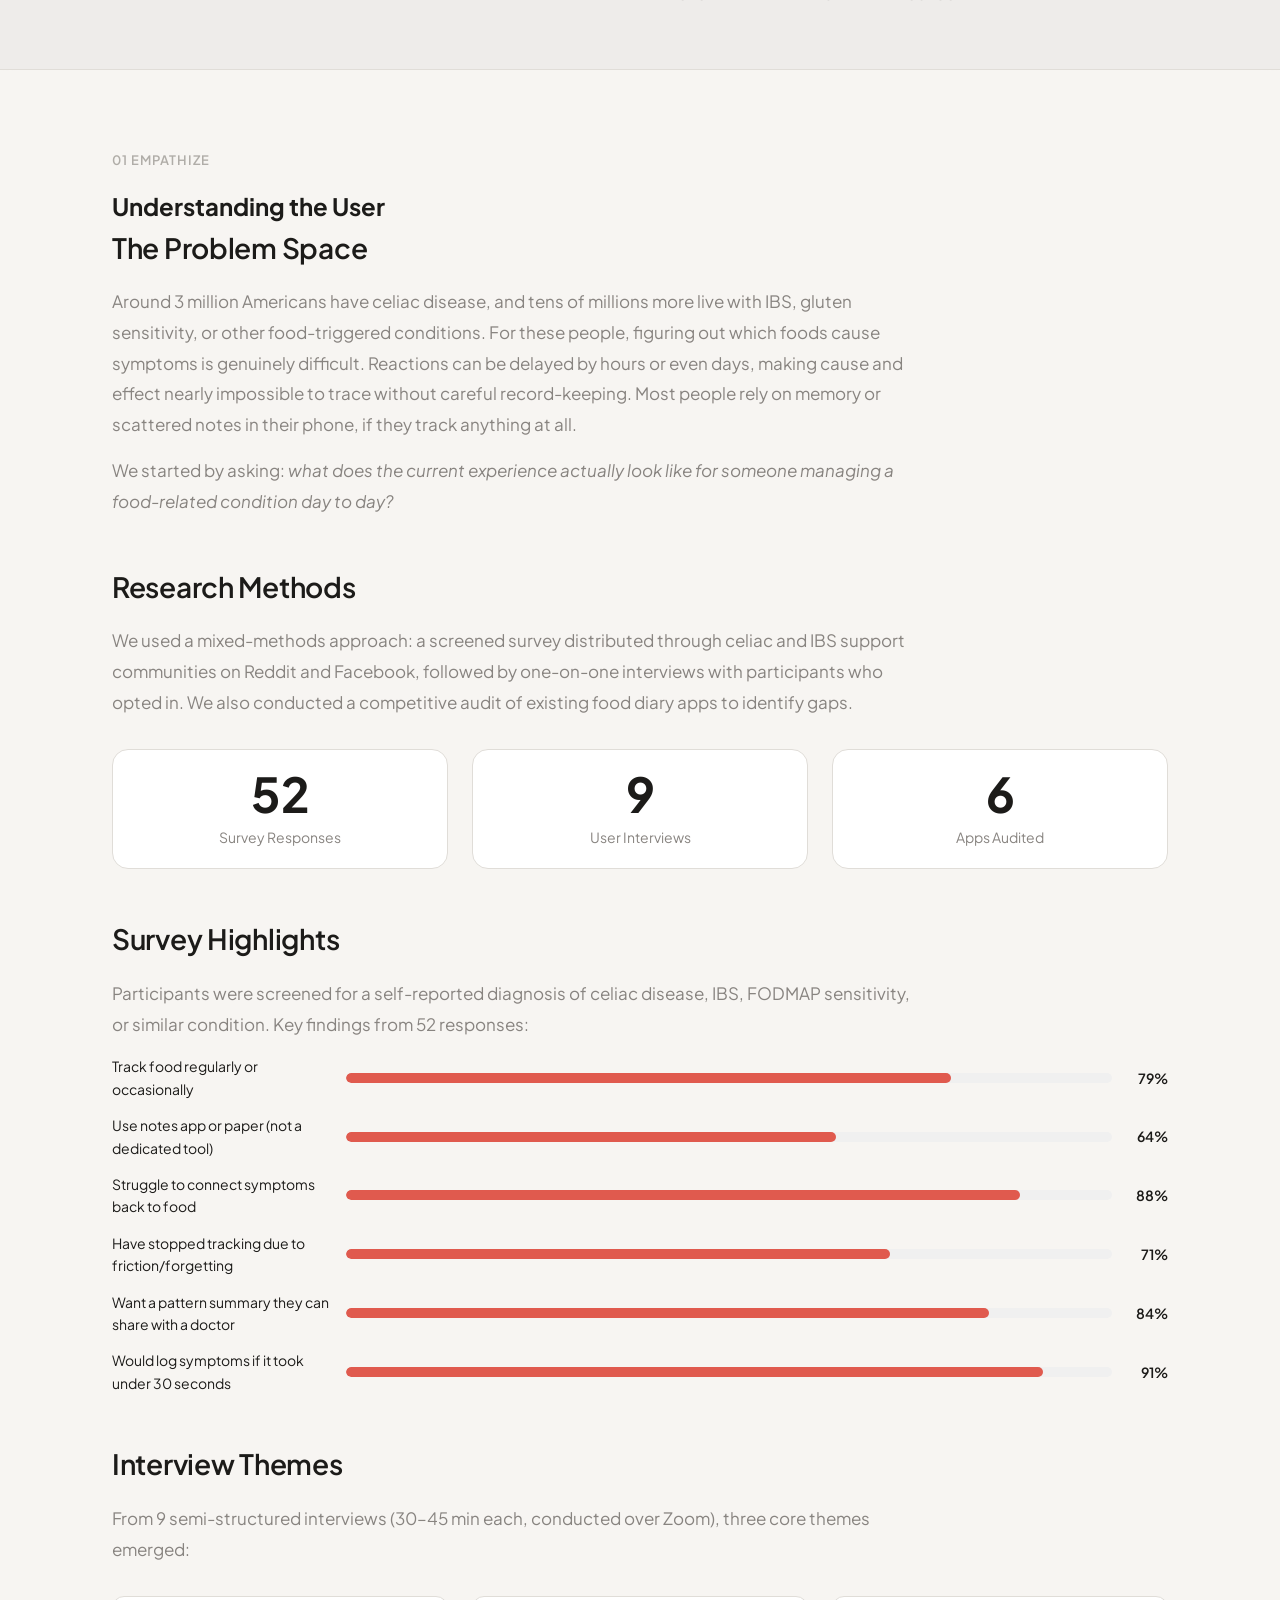
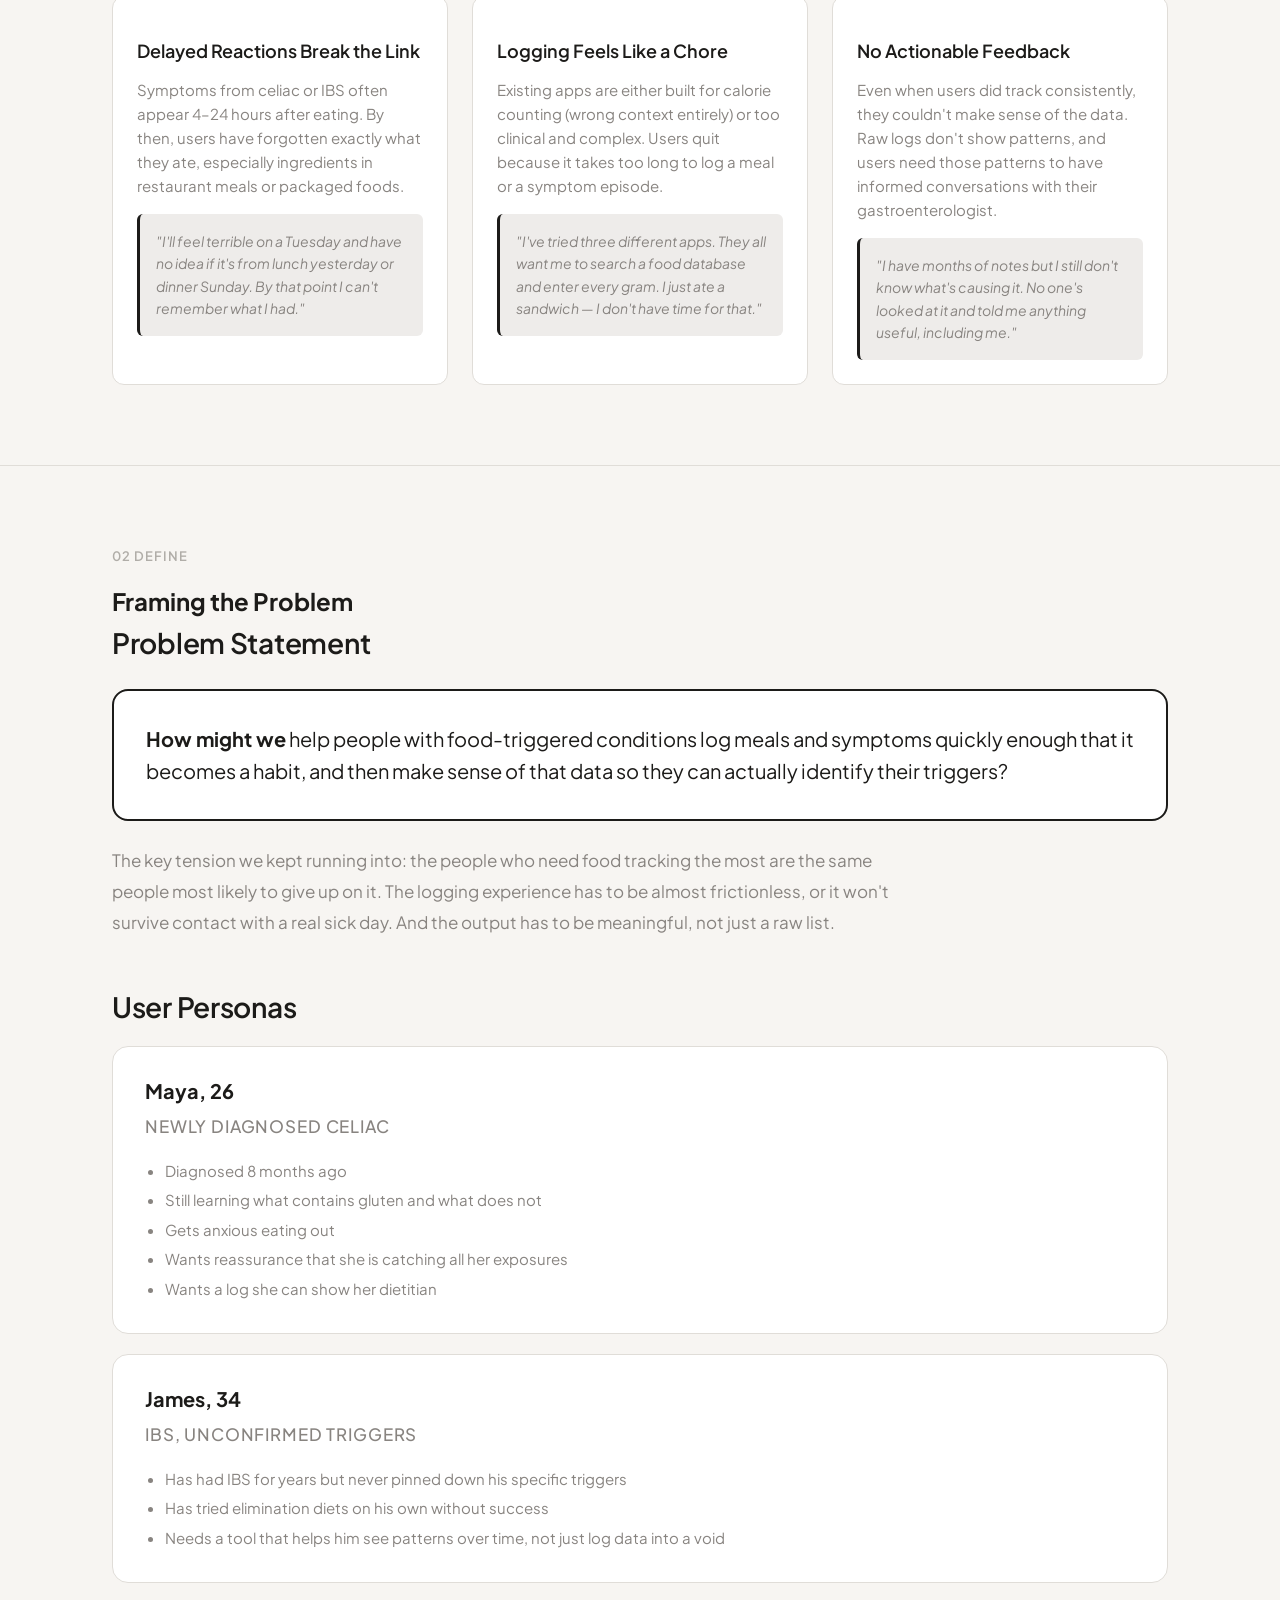
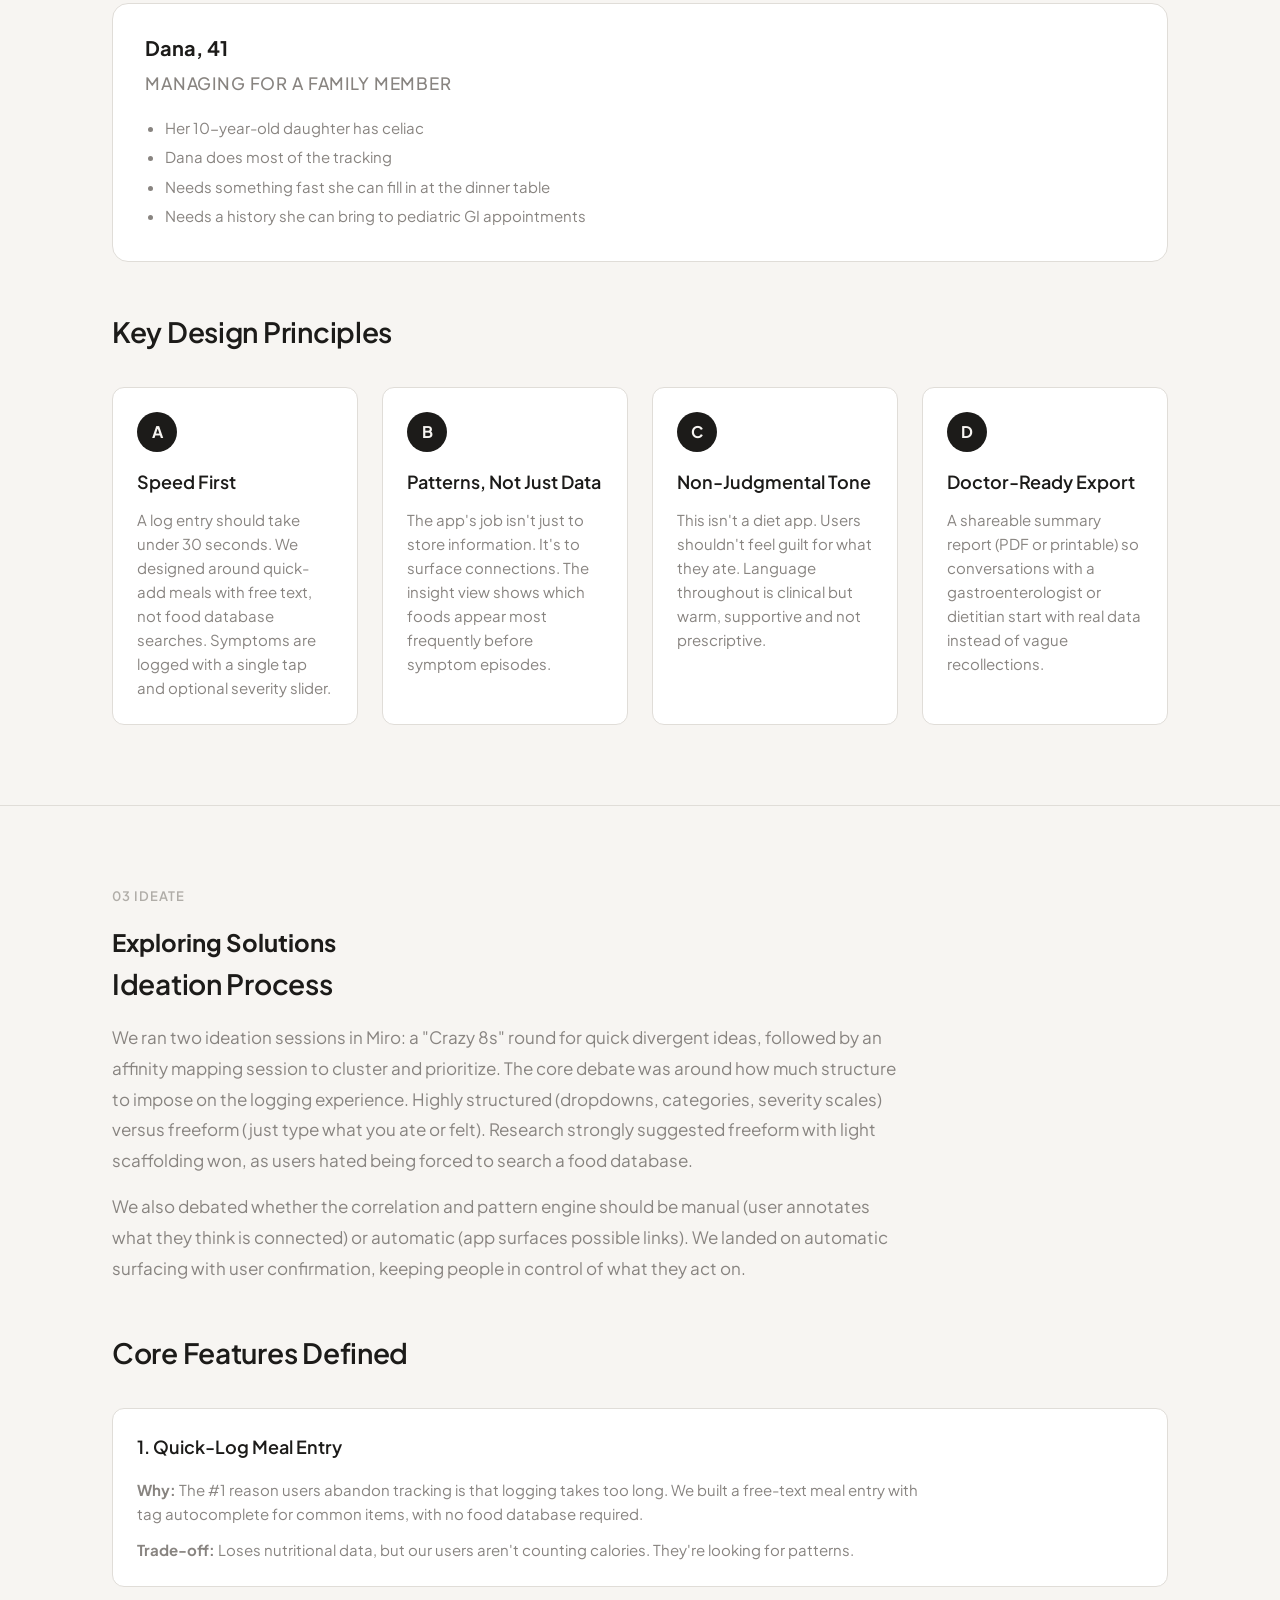
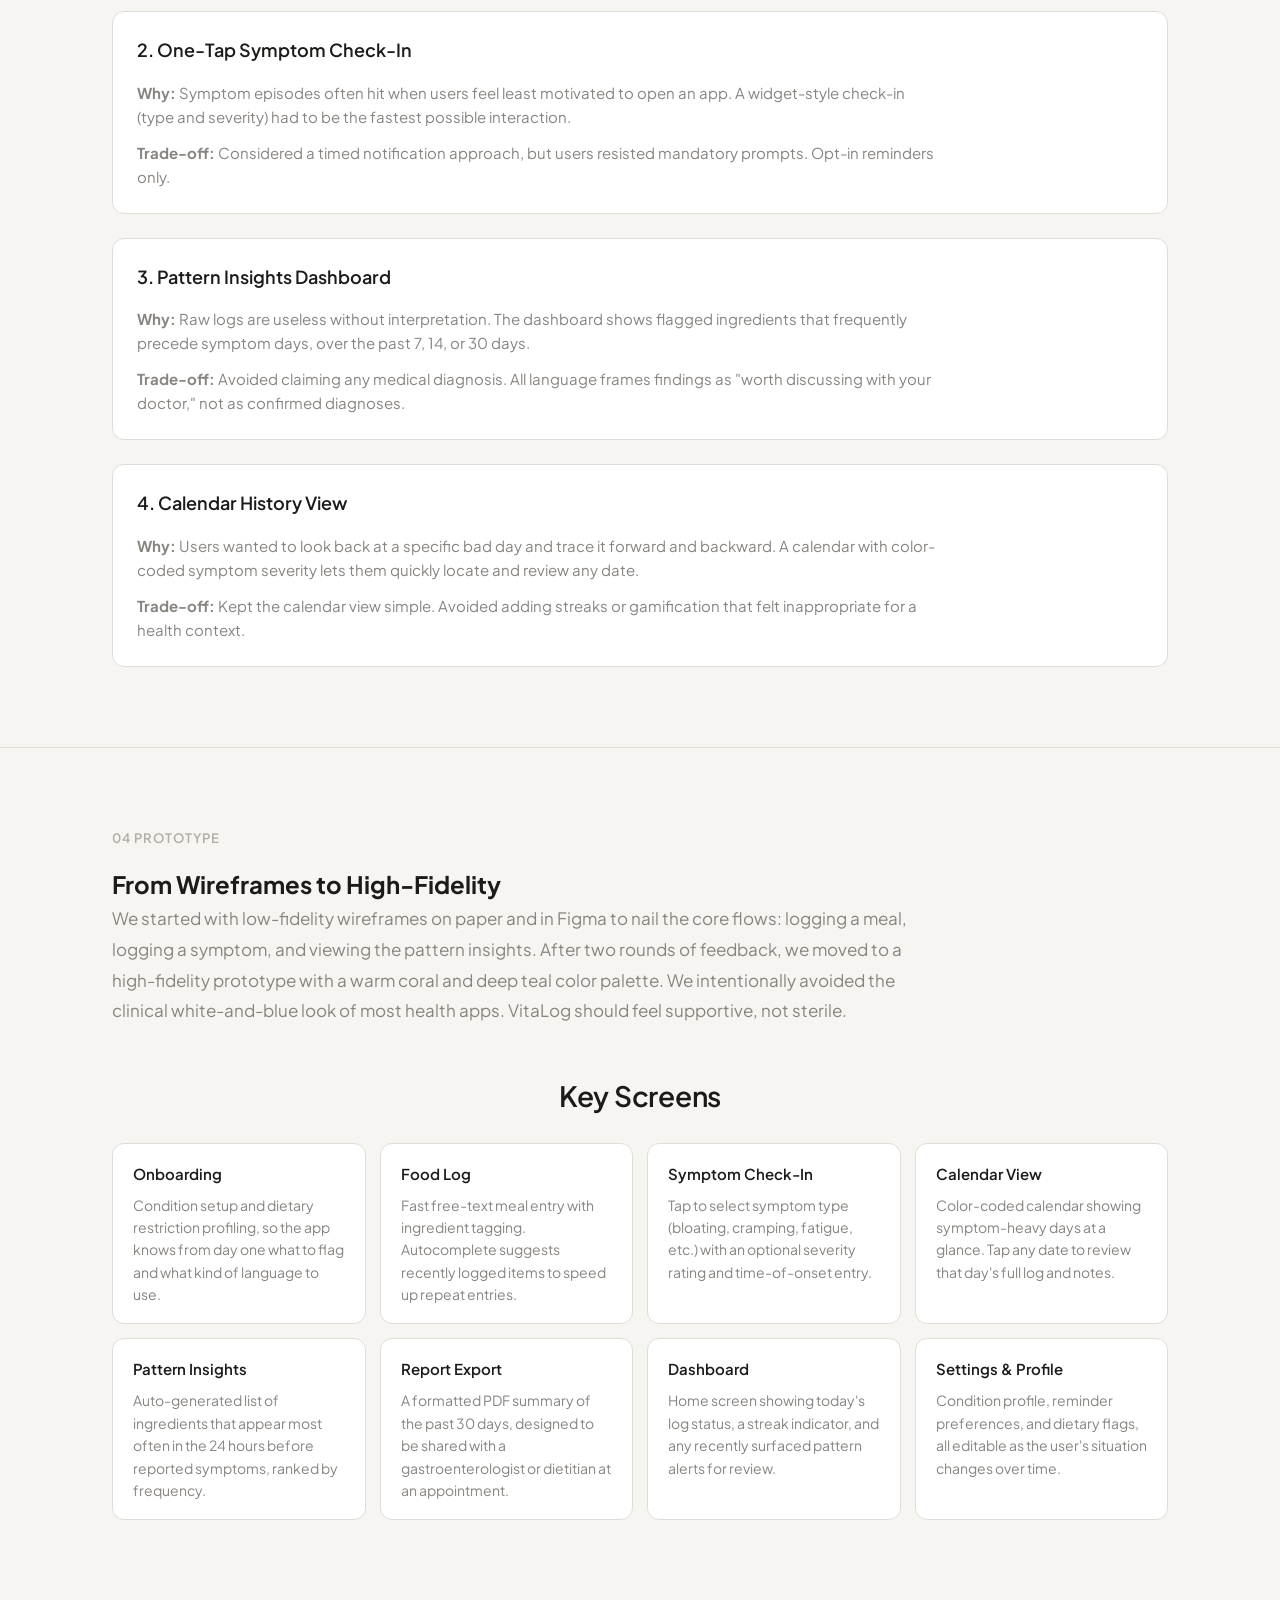
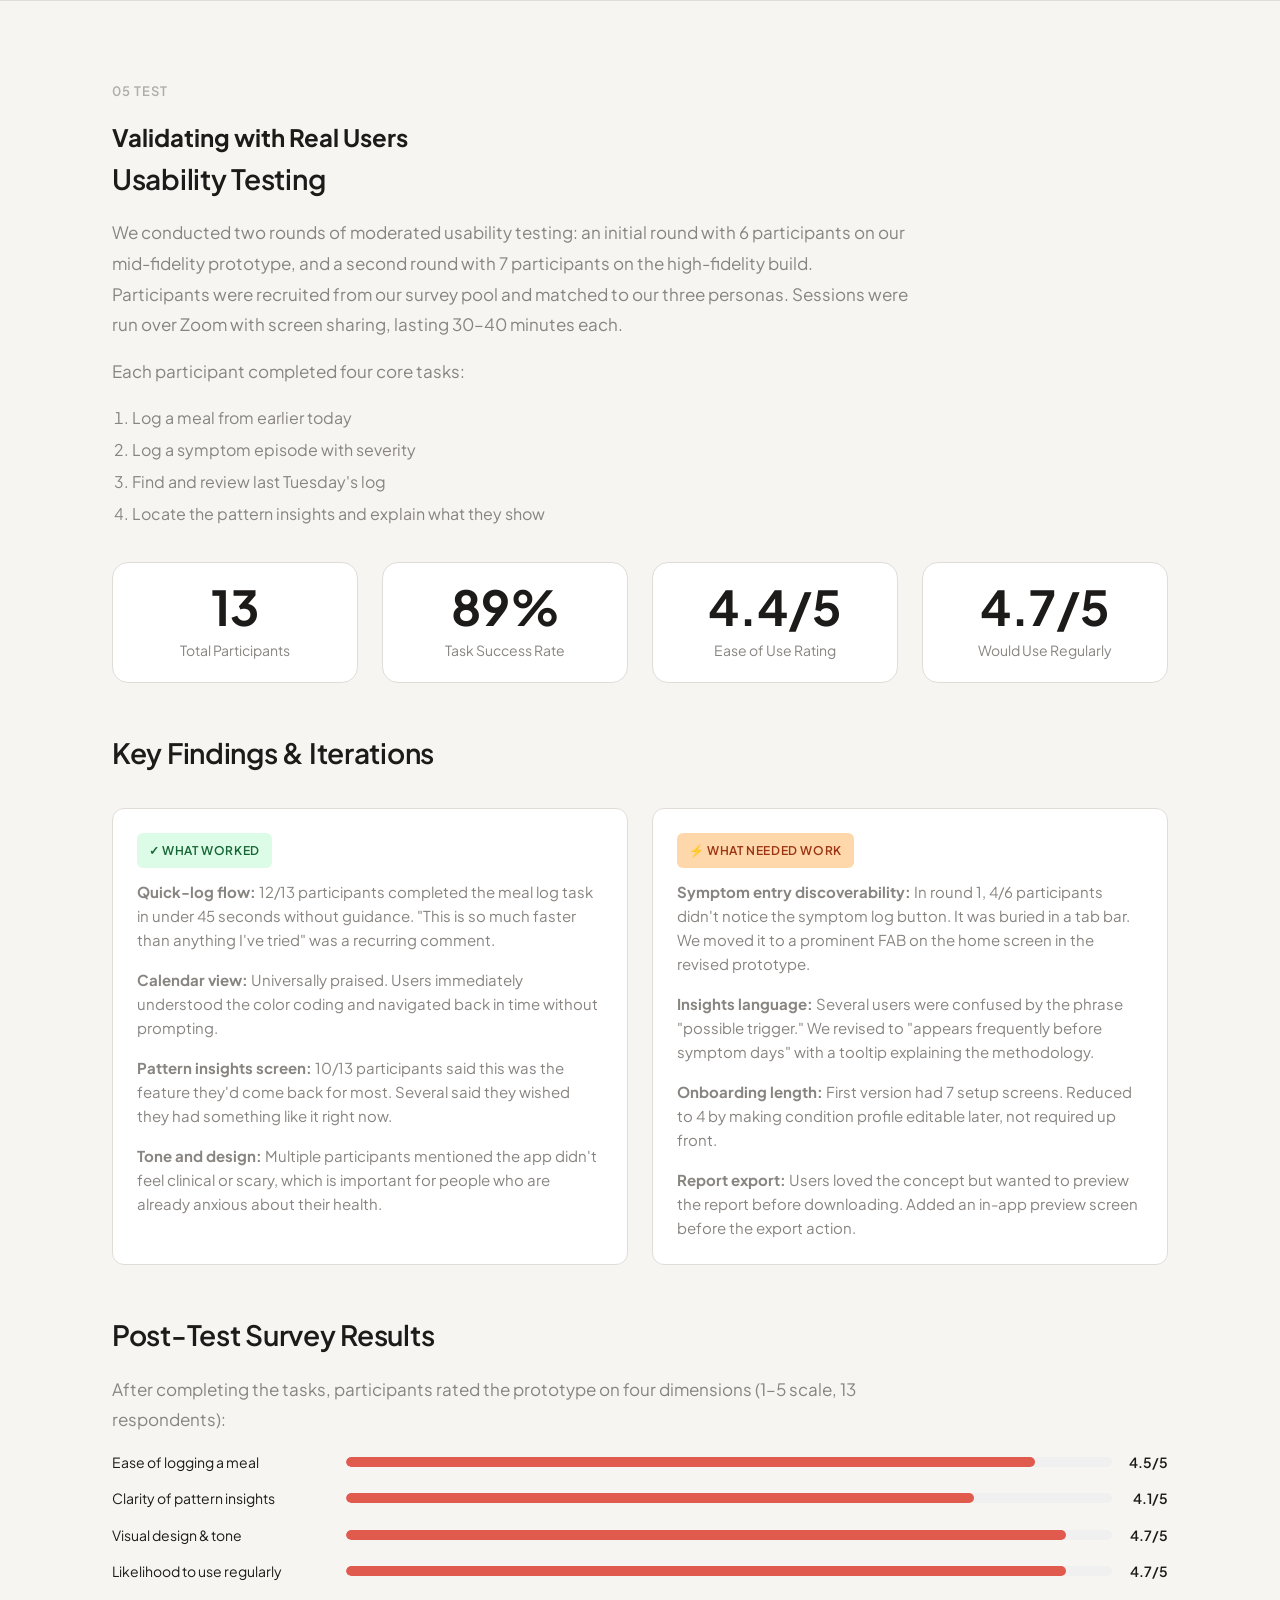
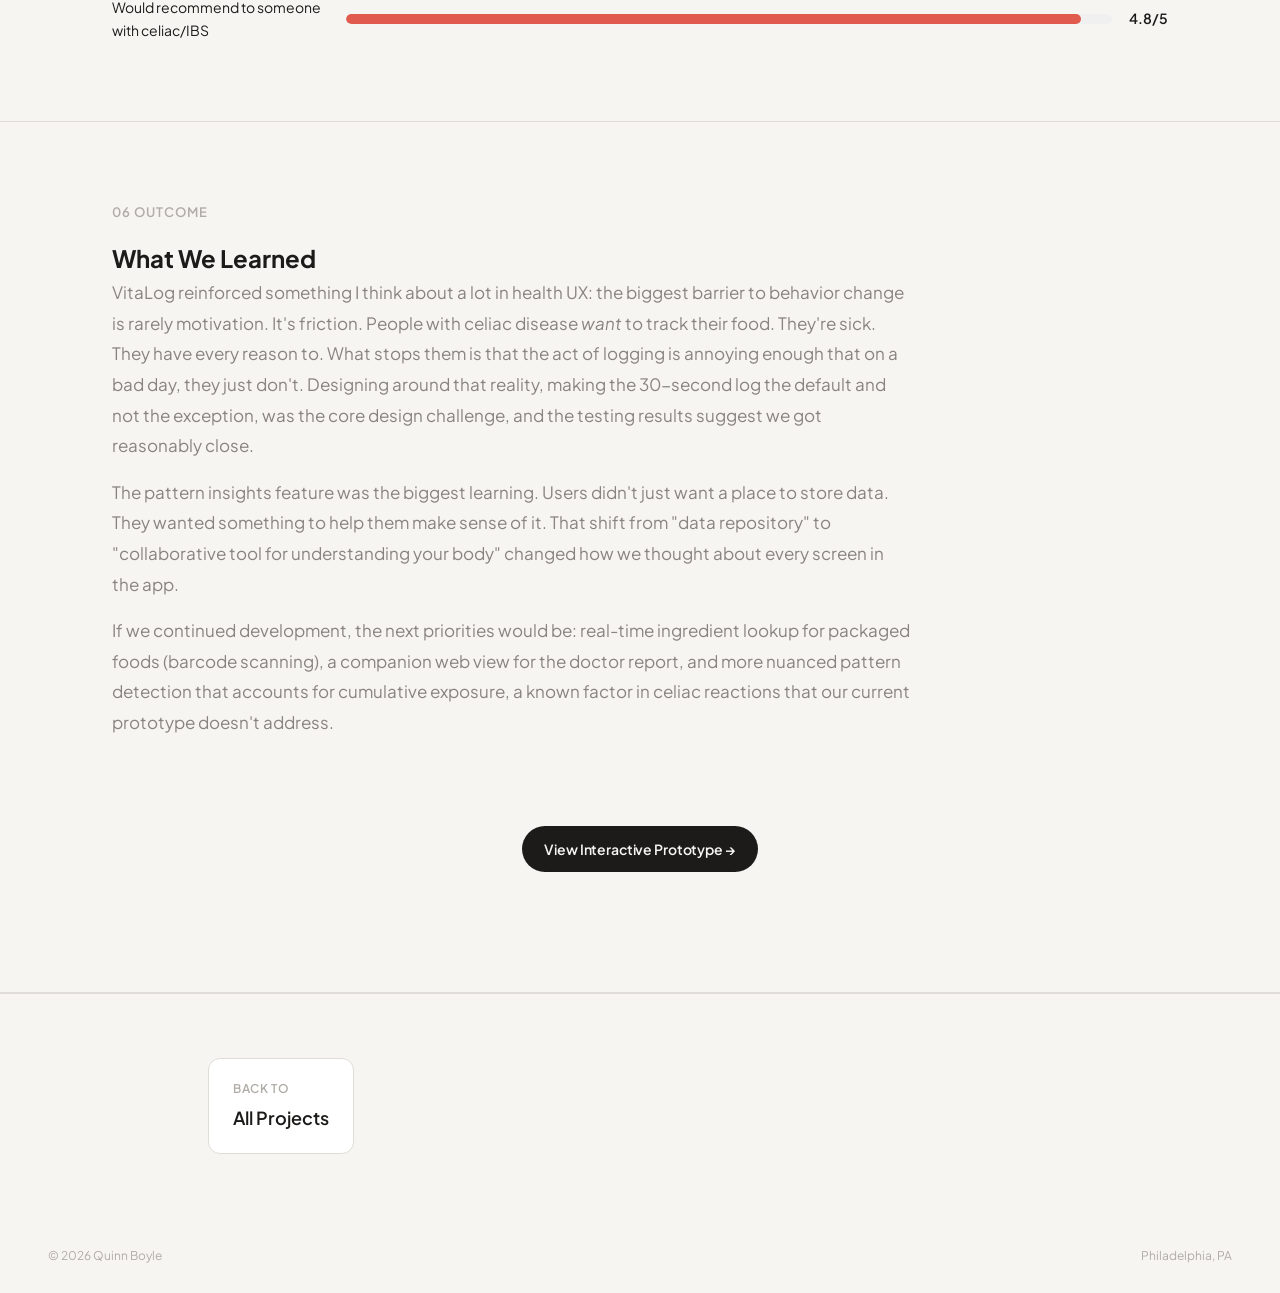
<file: vitalog-case-study.html>
<!DOCTYPE html>
<html lang="en">
<head>
    <meta charset="UTF-8">
    <meta name="viewport" content="width=device-width, initial-scale=1.0">
    <meta name="description" content="VitaLog Case Study - Quinn Boyle UX Portfolio">
    <title>VitaLog Case Study - Quinn Boyle</title>
    <link rel="icon" type="image/png" href="photos/tinylogo.png">
    <link rel="stylesheet" href="styles-light.css?v=20261016">
    <link rel="stylesheet" href="case-study-light.css?v=20261016">
    <link rel="preconnect" href="https://fonts.googleapis.com">
    <link rel="preconnect" href="https://fonts.gstatic.com" crossorigin>
    <link href="https://fonts.googleapis.com/css2?family=Plus+Jakarta+Sans:wght@300;400;500;600;700&display=swap" rel="stylesheet">
    <style>
        .screens-grid {
            display: grid;
            grid-template-columns: repeat(4, 1fr);
            gap: 14px;
            margin-top: 24px;
        }
        .screen-card {
            padding: 18px 20px;
            border: 1px solid var(--border);
            border-radius: 12px;
            background: #fff;
        }
        .screen-card h4 { font-size: 0.9375rem; font-weight: 600; margin-bottom: 8px; color: var(--text); }
        .screen-card p  { font-size: 0.875rem; color: var(--muted); line-height: 1.6; margin: 0; }

        .survey-bar-chart {
            display: flex;
            flex-direction: column;
            gap: 14px;
            margin-top: 8px;
        }
        .bar-row {
            display: flex;
            align-items: center;
            gap: 14px;
        }
        .bar-label {
            font-size: 0.875rem;
            color: var(--text);
            width: 220px;
            flex-shrink: 0;
        }
        .bar-track {
            flex: 1;
            height: 10px;
            background: #f0f0f0;
            border-radius: 99px;
            overflow: hidden;
        }
        .bar-fill {
            height: 100%;
            border-radius: 99px;
            background: #E05A4E;
        }
        .bar-pct {
            font-size: 0.875rem;
            font-weight: 600;
            color: var(--text);
            width: 42px;
            text-align: right;
        }

        /* Persona cards */
        .personas-grid {
            display: flex;
            flex-direction: column;
            gap: 20px;
            margin-top: 8px;
        }
        .persona-card {
            padding: 28px 32px;
            background: var(--bg-elevated);
            border-radius: 16px;
            border: 1px solid var(--border);
        }
        .persona-card h4 {
            font-size: 1.25rem;
            font-weight: 700;
            margin: 0 0 4px 0;
            color: var(--text-primary);
        }
        .persona-role {
            font-size: 0.875rem;
            font-weight: 500;
            color: #E05A4E;
            text-transform: uppercase;
            letter-spacing: 0.05em;
            margin: 0 0 16px 0;
        }
        .persona-card ul {
            margin: 0;
            padding: 0 0 0 20px;
            color: var(--text-secondary);
            font-size: 0.9375rem;
            line-height: 1.7;
        }
        .persona-card ul li {
            margin-bottom: 4px;
        }

        @media (max-width: 800px) {
            .screens-grid { grid-template-columns: repeat(2, 1fr); }
            .bar-label { width: 140px; font-size: 0.8rem; }
            .persona-card { padding: 20px 20px; }
        }
        @media (max-width: 480px) {
            .screens-grid { grid-template-columns: 1fr; }
        }
    </style>
</head>
<body class="case-study-page">

    <!-- Navigation -->
    <nav class="nav" id="nav">
        <div class="nav-inner">
            <a href="index.html" class="nav-logo">← Quinn Boyle</a>
            <button class="nav-toggle" id="navToggle" aria-label="Toggle menu">
                <span></span><span></span><span></span>
            </button>
            <ul class="nav-links" id="navLinks">
                <li><a href="index.html#work">Work</a></li>
                <li><a href="index.html#about">About</a></li>
                <li><a href="index.html#contact">Contact</a></li>
            </ul>
        </div>
    </nav>
    <div class="mobile-menu" id="mobileMenu" hidden>
        <a href="index.html#work">Work</a>
        <a href="index.html#about">About</a>
        <a href="index.html#contact">Contact</a>
    </div>

    <!-- Case Study Hero -->
    <section class="case-hero">
        <div class="container container-lg">
            <div class="case-hero-content">
                <h1 class="case-title">VitaLog</h1>

                <div class="case-tags">
                    <span class="project-tag">User Research</span>
                    <span class="project-tag">UI/UX Design</span>
                    <span class="project-tag">Prototyping</span>
                    <span class="project-tag">Mobile App</span>
                </div>
                <p class="case-summary">
                    A mobile app that helps people with celiac disease, IBS, and food sensitivities log what they eat and how they feel, then surfaces patterns to help them identify their triggers and take control of their health.
                </p>
                <div class="case-meta-grid">
                    <div class="case-meta-item">
                        <span class="case-meta-label">Role</span>
                        <span class="case-meta-value">UX Designer, Researcher</span>
                    </div>
                    <div class="case-meta-item">
                        <span class="case-meta-label">Timeline</span>
                        <span class="case-meta-value">10 weeks</span>
                    </div>
                    <div class="case-meta-item">
                        <span class="case-meta-label">Team</span>
                        <span class="case-meta-value">Group academic project (4 members)</span>
                    </div>
                    <div class="case-meta-item">
                        <span class="case-meta-label">Tools</span>
                        <span class="case-meta-value">Figma, Miro, Google Forms, Zoom</span>
                    </div>
                </div>
            </div>

            <!-- Cover photos -->
            <div style="margin-top: 40px; display: grid; grid-template-columns: repeat(4, 1fr); gap: 16px;">
                <img src="photos/vitaLog.png"   alt="vitaLog splash" style="width: 100%; border-radius: 12px; border: 1px solid var(--border);">
                <img src="photos/vita_home.png" alt="vitaLog home"   style="width: 100%; border-radius: 12px; border: 1px solid var(--border);">
                <img src="photos/vitachart.png" alt="vitaLog chart"  style="width: 100%; border-radius: 12px; border: 1px solid var(--border);">
                <img src="photos/vitascan.png"  alt="vitaLog scan"   style="width: 100%; border-radius: 12px; border: 1px solid var(--border);">
            </div>
        </div>
    </section>

    <script>
      document.addEventListener('DOMContentLoaded', function () {
        const h2s = Array.from(document.querySelectorAll('h2'));
        h2s.forEach((h, idx) => {
          if (idx === 0) return;
          const prev = h.previousElementSibling;
          if (!prev || !prev.classList || !prev.classList.contains('case-divider')) {
            const divider = document.createElement('div');
            divider.className = 'case-divider';
            h.parentNode.insertBefore(divider, h);
          }
        });
      });
    </script>

    <!-- Section Jump Navigation -->
    <section class="section-nav">
        <div class="container">
            <nav class="process-nav">
                <a href="#empathize" class="process-bubble">
                    <span class="bubble-number">01</span>
                    <span class="bubble-label">Empathize</span>
                </a>
                <a href="#define" class="process-bubble">
                    <span class="bubble-number">02</span>
                    <span class="bubble-label">Define</span>
                </a>
                <a href="#ideate" class="process-bubble">
                    <span class="bubble-number">03</span>
                    <span class="bubble-label">Ideate</span>
                </a>
                <a href="#prototype" class="process-bubble">
                    <span class="bubble-number">04</span>
                    <span class="bubble-label">Prototype</span>
                </a>
                <a href="#test" class="process-bubble">
                    <span class="bubble-number">05</span>
                    <span class="bubble-label">Test</span>
                </a>
                <a href="#reflection" class="process-bubble">
                    <span class="bubble-number">06</span>
                    <span class="bubble-label">Outcome</span>
                </a>
            </nav>
        </div>
    </section>

    <!-- Design Thinking Process -->
    <div class="case-content">

        <!-- 1. Empathize -->
        <section class="case-section" id="empathize">
            <div class="container">
                <div class="section-label">01 Empathize</div>
                <h2 class="section-title">Understanding the User</h2>

                <div class="content-block">
                    <h3>The Problem Space</h3>
                    <p>
                        Around 3 million Americans have celiac disease, and tens of millions more live with IBS, gluten sensitivity,
                        or other food-triggered conditions. For these people, figuring out which foods cause symptoms is genuinely
                        difficult. Reactions can be delayed by hours or even days, making cause and effect nearly impossible to
                        trace without careful record-keeping. Most people rely on memory or scattered notes in their phone,
                        if they track anything at all.
                    </p>
                    <p>
                        We started by asking: <em>what does the current experience actually look like for someone managing a
                        food-related condition day to day?</em>
                    </p>
                </div>

                <div class="content-block">
                    <h3>Research Methods</h3>
                    <p>
                        We used a mixed-methods approach: a screened survey distributed through celiac and IBS support communities
                        on Reddit and Facebook, followed by one-on-one interviews with participants who opted in. We also
                        conducted a competitive audit of existing food diary apps to identify gaps.
                    </p>

                    <div class="research-stats">
                        <div class="stat-item">
                            <span class="stat-number">52</span>
                            <span class="stat-label">Survey Responses</span>
                        </div>
                        <div class="stat-item">
                            <span class="stat-number">9</span>
                            <span class="stat-label">User Interviews</span>
                        </div>
                        <div class="stat-item">
                            <span class="stat-number">6</span>
                            <span class="stat-label">Apps Audited</span>
                        </div>
                    </div>
                </div>

                <div class="content-block">
                    <h3>Survey Highlights</h3>
                    <p>Participants were screened for a self-reported diagnosis of celiac disease, IBS, FODMAP sensitivity,
                        or similar condition. Key findings from 52 responses:</p>

                    <div class="survey-bar-chart">
                        <div class="bar-row">
                            <span class="bar-label">Track food regularly or occasionally</span>
                            <div class="bar-track"><div class="bar-fill" style="width:79%"></div></div>
                            <span class="bar-pct">79%</span>
                        </div>
                        <div class="bar-row">
                            <span class="bar-label">Use notes app or paper (not a dedicated tool)</span>
                            <div class="bar-track"><div class="bar-fill" style="width:64%"></div></div>
                            <span class="bar-pct">64%</span>
                        </div>
                        <div class="bar-row">
                            <span class="bar-label">Struggle to connect symptoms back to food</span>
                            <div class="bar-track"><div class="bar-fill" style="width:88%"></div></div>
                            <span class="bar-pct">88%</span>
                        </div>
                        <div class="bar-row">
                            <span class="bar-label">Have stopped tracking due to friction/forgetting</span>
                            <div class="bar-track"><div class="bar-fill" style="width:71%"></div></div>
                            <span class="bar-pct">71%</span>
                        </div>
                        <div class="bar-row">
                            <span class="bar-label">Want a pattern summary they can share with a doctor</span>
                            <div class="bar-track"><div class="bar-fill" style="width:84%"></div></div>
                            <span class="bar-pct">84%</span>
                        </div>
                        <div class="bar-row">
                            <span class="bar-label">Would log symptoms if it took under 30 seconds</span>
                            <div class="bar-track"><div class="bar-fill" style="width:91%"></div></div>
                            <span class="bar-pct">91%</span>
                        </div>
                    </div>
                </div>

                <div class="content-block">
                    <h3>Interview Themes</h3>
                    <p>From 9 semi-structured interviews (30–45 min each, conducted over Zoom), three core themes emerged:</p>

                    <div class="pain-points-grid">
                        <div class="pain-point-card">
                            <div class="pain-point-icon"></div>
                            <h4>Delayed Reactions Break the Link</h4>
                            <p>Symptoms from celiac or IBS often appear 4–24 hours after eating. By then, users have forgotten exactly what they ate, especially ingredients in restaurant meals or packaged foods.</p>
                            <blockquote>"I'll feel terrible on a Tuesday and have no idea if it's from lunch yesterday or dinner Sunday. By that point I can't remember what I had."</blockquote>
                        </div>
                        <div class="pain-point-card">
                            <div class="pain-point-icon"></div>
                            <h4>Logging Feels Like a Chore</h4>
                            <p>Existing apps are either built for calorie counting (wrong context entirely) or too clinical and complex. Users quit because it takes too long to log a meal or a symptom episode.</p>
                            <blockquote>"I've tried three different apps. They all want me to search a food database and enter every gram. I just ate a sandwich — I don't have time for that."</blockquote>
                        </div>
                        <div class="pain-point-card">
                            <div class="pain-point-icon"></div>
                            <h4>No Actionable Feedback</h4>
                            <p>Even when users did track consistently, they couldn't make sense of the data. Raw logs don't show patterns, and users need those patterns to have informed conversations with their gastroenterologist.</p>
                            <blockquote>"I have months of notes but I still don't know what's causing it. No one's looked at it and told me anything useful, including me."</blockquote>
                        </div>
                    </div>
                </div>

            </div>
        </section>

        <!-- 2. Define -->
        <section class="case-section" id="define">
            <div class="container">
                <div class="section-label">02 Define</div>
                <h2 class="section-title">Framing the Problem</h2>

                <div class="content-block">
                    <h3>Problem Statement</h3>
                    <div class="problem-statement">
                        <p>
                            <strong>How might we</strong> help people with food-triggered conditions log meals and symptoms
                            quickly enough that it becomes a habit, and then make sense of that data so they can actually
                            identify their triggers?
                        </p>
                    </div>
                    <p>
                        The key tension we kept running into: the people who need food tracking the most are the same people
                        most likely to give up on it. The logging experience has to be almost frictionless, or it won't
                        survive contact with a real sick day. And the output has to be meaningful, not just a raw list.
                    </p>
                </div>

                <div class="content-block">
                    <h3>User Personas</h3>
                    <div class="personas-grid">
                        <div class="persona-card">
                            <h4>Maya, 26</h4>
                            <p class="persona-role">Newly Diagnosed Celiac</p>
                            <ul>
                                <li>Diagnosed 8 months ago</li>
                                <li>Still learning what contains gluten and what does not</li>
                                <li>Gets anxious eating out</li>
                                <li>Wants reassurance that she is catching all her exposures</li>
                                <li>Wants a log she can show her dietitian</li>
                            </ul>
                        </div>
                        <div class="persona-card">
                            <h4>James, 34</h4>
                            <p class="persona-role">IBS, Unconfirmed Triggers</p>
                            <ul>
                                <li>Has had IBS for years but never pinned down his specific triggers</li>
                                <li>Has tried elimination diets on his own without success</li>
                                <li>Needs a tool that helps him see patterns over time, not just log data into a void</li>
                            </ul>
                        </div>
                        <div class="persona-card">
                            <h4>Dana, 41</h4>
                            <p class="persona-role">Managing for a Family Member</p>
                            <ul>
                                <li>Her 10-year-old daughter has celiac</li>
                                <li>Dana does most of the tracking</li>
                                <li>Needs something fast she can fill in at the dinner table</li>
                                <li>Needs a history she can bring to pediatric GI appointments</li>
                            </ul>
                        </div>
                    </div>
                </div>

                <div class="content-block">
                    <h3>Key Design Principles</h3>
                    <div class="insights-grid">
                        <div class="insight-card">
                            <div class="insight-number">A</div>
                            <h4>Speed First</h4>
                            <p>A log entry should take under 30 seconds. We designed around quick-add meals with free text, not food database searches. Symptoms are logged with a single tap and optional severity slider.</p>
                        </div>
                        <div class="insight-card">
                            <div class="insight-number">B</div>
                            <h4>Patterns, Not Just Data</h4>
                            <p>The app's job isn't just to store information. It's to surface connections. The insight view shows which foods appear most frequently before symptom episodes.</p>
                        </div>
                        <div class="insight-card">
                            <div class="insight-number">C</div>
                            <h4>Non-Judgmental Tone</h4>
                            <p>This isn't a diet app. Users shouldn't feel guilt for what they ate. Language throughout is clinical but warm, supportive and not prescriptive.</p>
                        </div>
                        <div class="insight-card">
                            <div class="insight-number">D</div>
                            <h4>Doctor-Ready Export</h4>
                            <p>A shareable summary report (PDF or printable) so conversations with a gastroenterologist or dietitian start with real data instead of vague recollections.</p>
                        </div>
                    </div>
                </div>

            </div>
        </section>

        <!-- 3. Ideate -->
        <section class="case-section" id="ideate">
            <div class="container">
                <div class="section-label">03 Ideate</div>
                <h2 class="section-title">Exploring Solutions</h2>

                <div class="content-block">
                    <h3>Ideation Process</h3>
                    <p>
                        We ran two ideation sessions in Miro: a "Crazy 8s" round for quick divergent ideas, followed by
                        an affinity mapping session to cluster and prioritize. The core debate was around how much structure
                        to impose on the logging experience. Highly structured (dropdowns, categories, severity scales)
                        versus freeform (just type what you ate or felt). Research strongly suggested freeform with light
                        scaffolding won, as users hated being forced to search a food database.
                    </p>
                    <p>
                        We also debated whether the correlation and pattern engine should be manual (user annotates what they
                        think is connected) or automatic (app surfaces possible links). We landed on automatic surfacing
                        with user confirmation, keeping people in control of what they act on.
                    </p>
                </div>

                <div class="content-block">
                    <h3>Core Features Defined</h3>
                    <div class="decisions-grid">
                        <div class="decision-card">
                            <h4>1. Quick-Log Meal Entry</h4>
                            <p><strong>Why:</strong> The #1 reason users abandon tracking is that logging takes too long. We built a free-text meal entry with tag autocomplete for common items, with no food database required.</p>
                            <p><strong>Trade-off:</strong> Loses nutritional data, but our users aren't counting calories. They're looking for patterns.</p>
                        </div>
                        <div class="decision-card">
                            <h4>2. One-Tap Symptom Check-In</h4>
                            <p><strong>Why:</strong> Symptom episodes often hit when users feel least motivated to open an app. A widget-style check-in (type and severity) had to be the fastest possible interaction.</p>
                            <p><strong>Trade-off:</strong> Considered a timed notification approach, but users resisted mandatory prompts. Opt-in reminders only.</p>
                        </div>
                        <div class="decision-card">
                            <h4>3. Pattern Insights Dashboard</h4>
                            <p><strong>Why:</strong> Raw logs are useless without interpretation. The dashboard shows flagged ingredients that frequently precede symptom days, over the past 7, 14, or 30 days.</p>
                            <p><strong>Trade-off:</strong> Avoided claiming any medical diagnosis. All language frames findings as "worth discussing with your doctor," not as confirmed diagnoses.</p>
                        </div>
                        <div class="decision-card">
                            <h4>4. Calendar History View</h4>
                            <p><strong>Why:</strong> Users wanted to look back at a specific bad day and trace it forward and backward. A calendar with color-coded symptom severity lets them quickly locate and review any date.</p>
                            <p><strong>Trade-off:</strong> Kept the calendar view simple. Avoided adding streaks or gamification that felt inappropriate for a health context.</p>
                        </div>
                    </div>
                </div>

            </div>
        </section>

        <!-- 4. Prototype -->
        <section class="case-section" id="prototype">
            <div class="container">
                <div class="section-label">04 Prototype</div>
                <h2 class="section-title">From Wireframes to High-Fidelity</h2>

                <div class="content-block">
                    <p>
                        We started with low-fidelity wireframes on paper and in Figma to nail the core flows: logging a meal,
                        logging a symptom, and viewing the pattern insights. After two rounds of feedback, we moved to a
                        high-fidelity prototype with a warm coral and deep teal color palette. We intentionally avoided
                        the clinical white-and-blue look of most health apps. VitaLog should feel supportive, not sterile.
                    </p>
                </div>

                <div class="content-block">
                    <h3 style="text-align: center;">Key Screens</h3>
                    <div class="screens-grid">
                        <div class="screen-card">
                            <h4>Onboarding</h4>
                            <p>Condition setup and dietary restriction profiling, so the app knows from day one what to flag and what kind of language to use.</p>
                        </div>
                        <div class="screen-card">
                            <h4>Food Log</h4>
                            <p>Fast free-text meal entry with ingredient tagging. Autocomplete suggests recently logged items to speed up repeat entries.</p>
                        </div>
                        <div class="screen-card">
                            <h4>Symptom Check-In</h4>
                            <p>Tap to select symptom type (bloating, cramping, fatigue, etc.) with an optional severity rating and time-of-onset entry.</p>
                        </div>
                        <div class="screen-card">
                            <h4>Calendar View</h4>
                            <p>Color-coded calendar showing symptom-heavy days at a glance. Tap any date to review that day's full log and notes.</p>
                        </div>
                        <div class="screen-card">
                            <h4>Pattern Insights</h4>
                            <p>Auto-generated list of ingredients that appear most often in the 24 hours before reported symptoms, ranked by frequency.</p>
                        </div>
                        <div class="screen-card">
                            <h4>Report Export</h4>
                            <p>A formatted PDF summary of the past 30 days, designed to be shared with a gastroenterologist or dietitian at an appointment.</p>
                        </div>
                        <div class="screen-card">
                            <h4>Dashboard</h4>
                            <p>Home screen showing today's log status, a streak indicator, and any recently surfaced pattern alerts for review.</p>
                        </div>
                        <div class="screen-card">
                            <h4>Settings &amp; Profile</h4>
                            <p>Condition profile, reminder preferences, and dietary flags, all editable as the user's situation changes over time.</p>
                        </div>
                    </div>
                </div>

            </div>
        </section>

        <!-- 5. Test -->
        <section class="case-section" id="test">
            <div class="container">
                <div class="section-label">05 Test</div>
                <h2 class="section-title">Validating with Real Users</h2>

                <div class="content-block">
                    <h3>Usability Testing</h3>
                    <p>
                        We conducted two rounds of moderated usability testing: an initial round with 6 participants
                        on our mid-fidelity prototype, and a second round with 7 participants on the high-fidelity build.
                        Participants were recruited from our survey pool and matched to our three personas. Sessions
                        were run over Zoom with screen sharing, lasting 30–40 minutes each.
                    </p>

                    <p>Each participant completed four core tasks:</p>
                    <ol style="margin: 12px 0 0 20px; line-height: 2; color: var(--muted);">
                        <li>Log a meal from earlier today</li>
                        <li>Log a symptom episode with severity</li>
                        <li>Find and review last Tuesday's log</li>
                        <li>Locate the pattern insights and explain what they show</li>
                    </ol>

                    <div class="testing-stats">
                        <div class="stat-item">
                            <span class="stat-number">13</span>
                            <span class="stat-label">Total Participants</span>
                        </div>
                        <div class="stat-item">
                            <span class="stat-number">89%</span>
                            <span class="stat-label">Task Success Rate</span>
                        </div>
                        <div class="stat-item">
                            <span class="stat-number">4.4/5</span>
                            <span class="stat-label">Ease of Use Rating</span>
                        </div>
                        <div class="stat-item">
                            <span class="stat-number">4.7/5</span>
                            <span class="stat-label">Would Use Regularly</span>
                        </div>
                    </div>
                </div>

                <div class="content-block">
                    <h3>Key Findings &amp; Iterations</h3>
                    <div class="findings-grid">
                        <div class="finding-card">
                            <div class="finding-status success">✓ What Worked</div>
                            <p><strong>Quick-log flow:</strong> 12/13 participants completed the meal log task in under 45 seconds without guidance. "This is so much faster than anything I've tried" was a recurring comment.</p>
                            <p><strong>Calendar view:</strong> Universally praised. Users immediately understood the color coding and navigated back in time without prompting.</p>
                            <p><strong>Pattern insights screen:</strong> 10/13 participants said this was the feature they'd come back for most. Several said they wished they had something like it right now.</p>
                            <p><strong>Tone and design:</strong> Multiple participants mentioned the app didn't feel clinical or scary, which is important for people who are already anxious about their health.</p>
                        </div>
                        <div class="finding-card">
                            <div class="finding-status warning">⚡ What Needed Work</div>
                            <p><strong>Symptom entry discoverability:</strong> In round 1, 4/6 participants didn't notice the symptom log button. It was buried in a tab bar. We moved it to a prominent FAB on the home screen in the revised prototype.</p>
                            <p><strong>Insights language:</strong> Several users were confused by the phrase "possible trigger." We revised to "appears frequently before symptom days" with a tooltip explaining the methodology.</p>
                            <p><strong>Onboarding length:</strong> First version had 7 setup screens. Reduced to 4 by making condition profile editable later, not required up front.</p>
                            <p><strong>Report export:</strong> Users loved the concept but wanted to preview the report before downloading. Added an in-app preview screen before the export action.</p>
                        </div>
                    </div>
                </div>

                <div class="content-block">
                    <h3>Post-Test Survey Results</h3>
                    <p>After completing the tasks, participants rated the prototype on four dimensions (1–5 scale, 13 respondents):</p>

                    <div class="survey-bar-chart" style="margin-top: 16px;">
                        <div class="bar-row">
                            <span class="bar-label">Ease of logging a meal</span>
                            <div class="bar-track"><div class="bar-fill" style="width:90%"></div></div>
                            <span class="bar-pct">4.5/5</span>
                        </div>
                        <div class="bar-row">
                            <span class="bar-label">Clarity of pattern insights</span>
                            <div class="bar-track"><div class="bar-fill" style="width:82%"></div></div>
                            <span class="bar-pct">4.1/5</span>
                        </div>
                        <div class="bar-row">
                            <span class="bar-label">Visual design &amp; tone</span>
                            <div class="bar-track"><div class="bar-fill" style="width:94%"></div></div>
                            <span class="bar-pct">4.7/5</span>
                        </div>
                        <div class="bar-row">
                            <span class="bar-label">Likelihood to use regularly</span>
                            <div class="bar-track"><div class="bar-fill" style="width:94%"></div></div>
                            <span class="bar-pct">4.7/5</span>
                        </div>
                        <div class="bar-row">
                            <span class="bar-label">Would recommend to someone with celiac/IBS</span>
                            <div class="bar-track"><div class="bar-fill" style="width:96%"></div></div>
                            <span class="bar-pct">4.8/5</span>
                        </div>
                    </div>
                </div>

            </div>
        </section>

        <!-- Outcome / Reflection -->
        <section class="case-section" id="reflection">
            <div class="container container-sm">
                <div class="section-label">06 Outcome</div>
                <h2 class="section-title">What We Learned</h2>

                <div class="content-block">
                    <p>
                        VitaLog reinforced something I think about a lot in health UX: the biggest barrier to behavior change
                        is rarely motivation. It's friction. People with celiac disease <em>want</em> to track their food.
                        They're sick. They have every reason to. What stops them is that the act of logging is annoying
                        enough that on a bad day, they just don't. Designing around that reality, making the 30-second log
                        the default and not the exception, was the core design challenge, and the testing results suggest
                        we got reasonably close.
                    </p>
                    <p>
                        The pattern insights feature was the biggest learning. Users didn't just want a place to store data.
                        They wanted something to help them make sense of it. That shift from "data repository"
                        to "collaborative tool for understanding your body" changed how we thought about every screen in the app.
                    </p>
                    <p>
                        If we continued development, the next priorities would be: real-time ingredient lookup for packaged foods
                        (barcode scanning), a companion web view for the doctor report, and more nuanced pattern detection that
                        accounts for cumulative exposure, a known factor in celiac reactions that our current prototype doesn't address.
                    </p>
                </div>

                <div class="content-block" style="text-align:center; padding: 40px 0;">
                    <a href="https://www.figma.com/proto/Usa9KWI2psLFbrLFTdLBTt/Group-Project-Deliverable-3--High-Fi-Prototype?node-id=131-1887&t=L3ZGSqDfY951h6ex-1&starting-point-node-id=131%3A1887"
                       target="_blank" rel="noopener noreferrer" class="btn-primary">
                        View Interactive Prototype →
                    </a>
                </div>
            </div>
        </section>

        <!-- Back to work -->
        <section class="case-navigation">
            <div class="case-nav-inner">
                <a href="index.html#work" class="case-nav-link">
                    <span class="case-nav-label">Back to</span>
                    <span class="case-nav-title">All Projects</span>
                </a>
            </div>
        </section>

    </div>

    <!-- Footer -->
    <footer class="footer">
        <div class="footer-inner">
            <span>© 2026 Quinn Boyle</span>
            <span>Philadelphia, PA</span>
        </div>
    </footer>

    <script>
        const nav = document.getElementById('nav');
        window.addEventListener('scroll', () => nav.classList.toggle('scrolled', window.scrollY > 40), { passive: true });
        const toggle = document.getElementById('navToggle');
        const mobileMenu = document.getElementById('mobileMenu');
        function setMenu(open) {
            toggle.classList.toggle('open', open);
            mobileMenu.classList.toggle('open', open);
            mobileMenu.hidden = !open;
            document.body.style.overflow = open ? 'hidden' : '';
        }
        toggle.addEventListener('click', () => setMenu(!mobileMenu.classList.contains('open')));
        mobileMenu.querySelectorAll('a').forEach(a => a.addEventListener('click', () => setMenu(false)));

        function updateProcessNav() {
            const sections = ['empathize','define','ideate','prototype','test','reflection'];
            const bubbles  = document.querySelectorAll('.process-bubble');
            if (!bubbles.length) return;
            const scrollPos = window.pageYOffset + 200;
            sections.forEach(id => {
                const s = document.getElementById(id);
                if (!s) return;
                bubbles.forEach(b => {
                    if (b.getAttribute('href') === '#' + id) {
                        b.classList.toggle('active', scrollPos >= s.offsetTop && scrollPos < s.offsetTop + s.offsetHeight);
                    }
                });
            });
        }
        window.addEventListener('scroll', updateProcessNav, { passive: true });
    </script>
</body>
</html>
</file>
<file: styles-light.css>
@font-face {
    font-family: 'Gambarino';
    src: url('Gambarino.otf') format('opentype');
    font-weight: 400;
    font-style: normal;
    font-display: swap;
}
/* ============================================================
   Quinn Boyle Portfolio — Clean Light Theme
   Plus Jakarta Sans · Cream background · Simple & direct
   ============================================================ */

:root {
    --bg:      #f7f5f2;
    --surface: #eeecea;
    --border:  #e0ddd8;
    --text:    #1c1b19;
    --muted:   #888480;
    --subtle:  #b0ada8;

    --font: 'Plus Jakarta Sans', -apple-system, BlinkMacSystemFont, sans-serif;
    --display-font: 'Gambarino', 'Plus Jakarta Sans', -apple-system, BlinkMacSystemFont, sans-serif;

    --ease-out: cubic-bezier(0.16, 1, 0.3, 1);
}

*, *::before, *::after { margin: 0; padding: 0; box-sizing: border-box; }
html { scroll-behavior: smooth; font-size: 16px; }

body {
    font-family: var(--font);
    background: var(--bg);
    color: var(--text);
    line-height: 1.6;
    -webkit-font-smoothing: antialiased;
    overflow-x: hidden;
}

/* ── Reveal ─────────────────────────────────────────────────── */
.reveal-up {
    opacity: 0;
    transform: translateY(20px);
    transition: opacity 0.65s var(--ease-out), transform 0.65s var(--ease-out);
}
.reveal-up.revealed { opacity: 1; transform: translateY(0); }

/* Stagger siblings inside a revealed parent handled via JS delays */

/* ── Nav ─────────────────────────────────────────────────────── */
.nav {
    position: fixed;
    top: 0; left: 0; right: 0;
    z-index: 100;
    padding: 24px 0;
    transition: padding 0.35s, background 0.35s, border-color 0.35s;
    border-bottom: 1px solid transparent;
}
.nav.scrolled {
    padding: 16px 0;
    background: rgba(247, 245, 242, 0.94);
    backdrop-filter: blur(12px);
    border-bottom-color: var(--border);
}
.nav-inner {
    max-width: 1300px;
    margin: 0 auto;
    padding: 0 60px;
    display: grid;
    grid-template-columns: 1fr auto 1fr;
    align-items: center;
}

.nav-brand {
    grid-column: 1;
    justify-self: start;
    display: inline-flex;
    align-items: center;
    gap: 0;
}

.nav-logo {
    font-family: var(--display-font);
    text-transform: none;
    letter-spacing: 0.06em;
    font-size: 1rem;
    font-weight: 600;
    color: var(--text);
    text-decoration: none;
    letter-spacing: -0.01em;
    transition: opacity 0.2s;
}
.nav-logo:hover { opacity: 0.5; }


.nav-car-home {
    width: 68px;
    display: inline-flex;
    align-items: center;
    text-decoration: none;
    opacity: 1;
    pointer-events: none;
    transform: translateX(-120vw) translateY(0) scale(1);
    transform-origin: left center;
    transition: transform 0.85s var(--ease-out);
}

.nav.car-docked .nav-car-home {
    pointer-events: auto;
    transform: translateX(0) translateY(0) scale(1);
}

.nav-car-home img {
    display: block;
    width: 100%;
    height: auto;
    filter: grayscale(20%) contrast(1.08) brightness(0.94);
}

.nav-links {
    grid-column: 3;
    justify-self: end;
    display: flex;
    list-style: none;
    gap: 40px;
}
.nav-links a {
    font-size: 0.875rem;
    font-weight: 400;
    color: var(--muted);
    text-decoration: none;
    transition: color 0.2s;
    letter-spacing: 0.01em;
}
.nav-links a:hover { color: var(--text); }

.nav-toggle {
    grid-column: 3;
    justify-self: end;
    display: none;
    flex-direction: column;
    gap: 5px;
    background: none;
    border: none;
    cursor: pointer;
    padding: 4px;
}
.nav-toggle span {
    display: block;
    width: 22px; height: 1.5px;
    background: var(--text);
    transition: transform 0.3s, opacity 0.2s;
}
.nav-toggle.open span:nth-child(1) { transform: translateY(6.5px) rotate(45deg); }
.nav-toggle.open span:nth-child(2) { opacity: 0; }
.nav-toggle.open span:nth-child(3) { transform: translateY(-6.5px) rotate(-45deg); }

@media (max-width: 768px) {
    .nav { padding: 20px 0; }
    .nav.scrolled { padding: 14px 0; }
    .nav-inner { grid-template-columns: 1fr auto; padding: 0 24px; max-width: none; }
    .nav-toggle { grid-column: 2; display: flex; position: relative; z-index: 101; }
    .nav-links { display: none; }
}

/* ── Mobile menu (full-screen overlay, lives outside the nav) ── */
.mobile-menu { display: none; }
@media (max-width: 768px) {
    .mobile-menu {
        position: fixed;
        inset: 0;
        z-index: 99;
        background: var(--bg);
        flex-direction: column;
        align-items: center;
        justify-content: center;
        gap: 36px;
    }
    .mobile-menu.open { display: flex; }
    .mobile-menu a {
        font-size: 2rem;
        font-weight: 600;
        color: var(--text);
        text-decoration: none;
        transition: opacity 0.2s;
    }
    .mobile-menu a:active { opacity: 0.5; }
}

/* ── Hero scroll wrapper — tall so the sticky hero "holds" ─────
   Extra height = scroll distance for the car animation.            */
.hero-scroll-wrapper {
    position: relative;
    height: 230vh;          /* 130vh of animation scroll space */
}

/* ── Hero ────────────────────────────────────────────────────── */
.hero {
    position: sticky;
    top: 0;
    height: 100vh;
    display: flex;
    align-items: center;
    overflow: hidden;
    border-bottom: 1px solid var(--border);
    background: var(--bg);
}

/* ── Porsche 911 — scroll-animated ────────────────────────────
   translateX driven by JS; starts bottom-right, drives off right */
.hero-car {
    position: absolute;
    bottom: 18%;
    right: 13%;
    width: min(34vw, 500px);
    z-index: 1;
    pointer-events: none;
    will-change: transform;
    /* fade leading edge so car blends into page */
    -webkit-mask-image: linear-gradient(to right, transparent 0%, black 14%);
    mask-image:         linear-gradient(to right, transparent 0%, black 14%);
}

.hero-car-img {
    display: block;
    width: 100%;
    height: auto;
    /* grainy vintage treatment */
    filter: grayscale(20%) contrast(1.1) brightness(0.92) sepia(8%);
}

/* ── Film-grain overlay ────────────────────────────────────────
   background-image injected by JS canvas (random noise texture) */
.hero-grain {
    position: absolute;
    inset: 0;
    pointer-events: none;
    z-index: 3;
    opacity: 0.07;
    background-size: 256px 256px;
}

/* ── Scroll hint ───────────────────────────────────────────────*/
.hero-scroll-cue {
    position: absolute;
    bottom: 36px;
    left: 50%;
    transform: translateX(-50%);
    display: flex;
    flex-direction: column;
    align-items: center;
    gap: 8px;
    z-index: 2;
}
.hero-scroll-cue span {
    font-size: 0.625rem;
    letter-spacing: 0.15em;
    text-transform: uppercase;
    color: var(--subtle);
}
.hero-scroll-line {
    width: 1px;
    height: 44px;
    background: linear-gradient(to bottom, var(--subtle), transparent);
    animation: scrollLinePulse 1.8s ease-in-out infinite;
}
@keyframes scrollLinePulse {
    0%, 100% { opacity: 1; transform: scaleY(1); transform-origin: top; }
    50%       { opacity: 0.3; transform: scaleY(0.4); transform-origin: top; }
}

/* ── Hero content grid (left-aligned) ─────────────────────────*/
.hero-grid {
    width: 100%;
    max-width: 1080px;
    margin: 0 auto;
    padding: 0 80px 0 120px;
    display: grid;
    grid-template-columns: minmax(0, 620px);
    gap: 0;
    align-items: center;
    position: relative;
    z-index: 2;
}

.hero-left { min-width: 0; max-width: 620px; }

/* Big name */
.hero-name {
    font-family: var(--display-font);
    text-transform: none;
    font-size: clamp(3.2rem, 8vw, 6.8rem);
    font-weight: 700;
    line-height: 1.08;
    letter-spacing: -0.04em;
    margin-bottom: 20px;
    margin-left: 0;
    color: var(--text);
}

.hero-greeting {
    display: block;
    font-size: clamp(1.2rem, 2.2vw, 1.9rem);
    font-weight: 500;
    letter-spacing: 0.01em;
    margin-bottom: 0.22em;
}

.hero-typed {
    display: block;
    min-height: 1.1em;
    white-space: nowrap;
}

.hero-typed::after {
    content: '';
    display: inline-block;
    width: 2px;
    height: 0.88em;
    background: currentColor;
    margin-left: 8px;
    vertical-align: -0.08em;
    animation: heroCaretBlink 0.9s steps(1) infinite;
}

.hero-typed.done::after {
    opacity: 0.32;
    animation: none;
}

@keyframes heroCaretBlink {
    0%, 49% { opacity: 1; }
    50%, 100% { opacity: 0; }
}


.hero-role {
    font-size: 1.0625rem;
    font-weight: 400;
    color: var(--muted);
    margin-bottom: 20px;
    letter-spacing: -0.01em;
}

.hero-bio {
    font-size: 1rem;
    color: var(--muted);
    line-height: 1.72;
    max-width: 480px;
    margin-bottom: 40px;
}

.hero-actions {
    display: flex;
    align-items: center;
    gap: 16px;
    flex-wrap: wrap;
}

/* Photo */
.hero-right {
    flex-shrink: 0;
    justify-self: end;
    margin-top: 20px;
}

.hero-photo {
    width: 300px;
    height: 360px;
    object-fit: cover;
    border-radius: 160px 160px 160px 160px;
    border: 1px solid var(--border);
    display: block;
}

.hero-photo-placeholder {
    width: 300px;
    height: 360px;
    background: var(--surface);
    border: 1.5px dashed var(--border);
    border-radius: 160px 160px 160px 160px;
    display: flex;
    flex-direction: column;
    align-items: center;
    justify-content: center;
    gap: 10px;
    color: var(--subtle);
    text-align: center;
    padding: 32px;
}
.hero-photo-placeholder svg { opacity: 0.5; }
.hero-photo-placeholder span { font-size: 0.875rem; font-weight: 500; }
.hero-photo-placeholder small { font-size: 0.75rem; opacity: 0.6; font-family: monospace; }

@media (max-width: 768px) {
    /* On mobile the scroll wrapper just stacks normally */
    .hero-scroll-wrapper { height: auto; }
    .hero {
        position: relative;
        height: auto;
        min-height: 100vh;
        padding: 100px 0 220px;
    }
    .hero-grid {
        grid-template-columns: 1fr;
        max-width: none;
        padding: 0 24px;
        gap: 32px;
    }
    .hero-right { order: -1; }
    .hero-photo,
    .hero-photo-placeholder {
        width: 160px;
        height: 192px;
        border-radius: 80px;
    }
    .hero-name { font-size: clamp(2.7rem, 12vw, 4.6rem); margin-left: 0; }
    /* Car sits smaller on mobile, no animation */
    .hero-car {
        width: 62%;
        bottom: 0;
        right: 0;
        opacity: 0.18;
        mask-image: none;
        -webkit-mask-image: none;
    }
    .hero-scroll-cue { display: none;}
    .nav-car-home { width: 54px; }
}

/* ── Buttons ─────────────────────────────────────────────────── */
.btn-primary {
    display: inline-flex;
    align-items: center;
    gap: 6px;
    padding: 12px 22px;
    background: var(--text);
    color: var(--bg);
    font-size: 0.875rem;
    font-weight: 600;
    font-family: var(--font);
    text-decoration: none;
    border-radius: 100px;
    border: none;
    cursor: pointer;
    transition: opacity 0.2s, transform 0.3s;
    letter-spacing: -0.01em;
}
.btn-primary:hover { opacity: 0.82; transform: translateY(-2px); }

.btn-ghost {
    display: inline-flex;
    align-items: center;
    padding: 12px 22px;
    background: transparent;
    color: var(--muted);
    font-size: 0.875rem;
    font-weight: 500;
    font-family: var(--font);
    text-decoration: none;
    border-radius: 100px;
    border: 1px solid var(--border);
    transition: color 0.2s, border-color 0.2s, transform 0.3s;
    letter-spacing: -0.01em;
}
.btn-ghost:hover { color: var(--text); border-color: var(--text); transform: translateY(-2px); }

/* ── Section label ───────────────────────────────────────────── */
.section-label {
    font-size: 0.6875rem;
    font-weight: 600;
    color: var(--subtle);
    letter-spacing: 0.1em;
    text-transform: uppercase;
    margin-bottom: 48px;
}

/* ── Work Section ────────────────────────────────────────────── */
.work-section {
    padding: 88px 72px;
    border-bottom: 1px solid var(--border);
    max-width: 1200px;
    margin: 0 auto;
    box-sizing: border-box;
    width: 100%;
}

.project-row {
    display: grid;
    grid-template-columns: 5fr 6fr;
    gap: 64px;
    align-items: center;
    padding: 64px 0;
    border-top: 1px solid var(--border);
}
.project-row:last-of-type { border-bottom: 1px solid var(--border); }

/* Alternate project card reveal directions: left, right, left */
.work-section .project-row.reveal-up {
    transform: translateX(-72px);
}
.work-section .project-row.project-row--flip.reveal-up {
    transform: translateX(72px);
}
.work-section .project-row.reveal-up.revealed {
    transform: translateX(0);
}

/* Flip */
.project-row--flip { direction: rtl; }
.project-row--flip > * { direction: ltr; }

/* Image */
.project-img-wrap {
    display: block;
    border-radius: 16px;
    overflow: hidden;
    text-decoration: none;
    position: relative;
    aspect-ratio: 16 / 10;
    background: var(--surface);
    border: 1px solid var(--border);
}
.project-img-inner {
    width: 100%; height: 100%;
    position: relative;
    overflow: hidden;
}
.project-img-inner img {
    width: 100%; height: 100%;
    object-fit: contain;
    padding: 36px;
    transition: transform 0.6s var(--ease-out);
}
.project-img-wrap:hover .project-img-inner img { transform: scale(1.05); }

.project-img-inner--iframe {
    width: 100%; height: 100%;
    position: relative;
    overflow: hidden;
}
.site-preview-iframe {
    position: absolute;
    top: 0; left: 0;
    width: 300%;
    height: 300%;
    border: none;
    pointer-events: none;
    transform: scale(0.333);
    transform-origin: top left;
}
.figma-preview-iframe {
    position: absolute;
    top: 0; left: 0;
    width: 100%;
    height: 100%;
    border: none;
    pointer-events: none;
}
.project-img-inner--empty {
    display: flex;
    align-items: center;
    justify-content: center;
    min-height: 240px;
    font-size: 0.75rem;
    font-weight: 500;
    color: var(--subtle);
    letter-spacing: 0.07em;
    text-transform: uppercase;
}

.project-img-inner--multi {
    display: grid;
    grid-template-columns: 1fr 1fr;
    gap: 8px;
    padding: 12px;
    align-content: start;
}
.project-img-inner--multi img {
    width: 100%;
    height: 140px;
    object-fit: cover;
    border-radius: 8px;
}

.project-img-overlay {
    position: absolute;
    inset: 0;
    background: rgba(28, 27, 25, 0.5);
    display: flex;
    align-items: center;
    justify-content: center;
    opacity: 0;
    transition: opacity 0.35s;
}
.project-img-overlay span {
    font-size: 0.9375rem;
    font-weight: 500;
    color: #fff;
}
.project-img-wrap:hover .project-img-overlay { opacity: 1; }

/* Project info */
.project-info { display: flex; flex-direction: column; }

/* Pill label — matches the screenshot style */
.project-pill {
    display: inline-flex;
    align-items: center;
    font-size: 0.6875rem;
    font-weight: 600;
    letter-spacing: 0.08em;
    color: var(--muted);
    border: 1px solid var(--border);
    border-radius: 100px;
    padding: 5px 14px;
    width: fit-content;
    margin-bottom: 20px;
    background: #fff;
}

.project-title {
    font-size: clamp(2rem, 3.5vw, 3rem);
    font-weight: 700;
    line-height: 1.1;
    letter-spacing: -0.03em;
    margin-bottom: 16px;
    color: var(--text);
}

.project-desc {
    font-size: 1rem;
    color: var(--muted);
    line-height: 1.75;
    margin-bottom: 28px;
    max-width: 420px;
}

.project-link {
    display: inline-flex;
    align-items: center;
    gap: 4px;
    font-size: 0.9375rem;
    font-weight: 600;
    color: var(--text);
    text-decoration: none;
    letter-spacing: -0.01em;
    transition: gap 0.2s;
}
.project-link:hover { gap: 8px; }

@media (max-width: 900px) {
    .work-section,
    .about-section,
    .contact-section { padding: 64px 24px; }
    .project-row { grid-template-columns: 1fr; gap: 28px; padding: 48px 0; }
    .project-row--flip { direction: ltr; }
    .project-desc { max-width: 100%; }
    /* Slide up instead of sideways so cards never stick out past the screen edge */
    .work-section .project-row.reveal-up,
    .work-section .project-row.project-row--flip.reveal-up { transform: translateY(24px); }
    .work-section .project-row.reveal-up.revealed { transform: none; }
}

/* ── About ───────────────────────────────────────────────────── */
.about-section {
    padding: 88px 72px;
    border-bottom: 1px solid var(--border);
    max-width: 1200px;
    margin: 0 auto;
    box-sizing: border-box;
    width: 100%;
}
.about-inner {
    display: grid;
    grid-template-columns: 1fr 1fr;
    gap: 80px;
    align-items: start;
}
.about-title {
    font-size: clamp(2.25rem, 4vw, 3.5rem);
    font-weight: 700;
    line-height: 1.1;
    letter-spacing: -0.03em;
    margin-top: 12px;
    color: var(--text);
}
.about-headshot {
    width: 280px;
    height: auto;
    object-fit: contain;
    border-radius: 12px;
    border: 1px solid var(--border);
    display: block;
    margin-top: 28px;
}
.about-text p {
    font-size: 1rem;
    color: var(--muted);
    line-height: 1.8;
    margin-bottom: 18px;
}
.about-text p:last-child { margin-bottom: 0; }

.skills-grid {
    display: grid;
    grid-template-columns: repeat(3, 1fr);
    gap: 28px;
    margin-top: 44px;
    padding-top: 44px;
    border-top: 1px solid var(--border);
}
.skill-col h4 {
    font-size: 0.625rem;
    font-weight: 700;
    color: var(--subtle);
    letter-spacing: 0.1em;
    text-transform: uppercase;
    margin-bottom: 14px;
}
.skill-col ul { list-style: none; display: flex; flex-direction: column; gap: 8px; }
.skill-col li { font-size: 0.9375rem; color: var(--text); }

@media (max-width: 968px) {
    .about-section { padding: 64px 24px; }
    .about-inner { grid-template-columns: 1fr; gap: 44px; }
    .about-headshot { width: 220px; height: auto; margin-top: 22px; }
}
@media (max-width: 560px) {
    .skills-grid { grid-template-columns: 1fr 1fr; }
}

/* ── Contact ─────────────────────────────────────────────────── */
.contact-section {
    padding: 88px 72px;
    border-bottom: 1px solid var(--border);
    max-width: 1200px;
    margin: 0 auto;
    box-sizing: border-box;
    width: 100%;
}
.contact-inner { max-width: 640px; }

.contact-title {
    font-size: clamp(2.5rem, 6vw, 5rem);
    font-weight: 700;
    line-height: 1.05;
    letter-spacing: -0.04em;
    margin: 16px 0 20px;
    color: var(--text);
}
.contact-desc {
    font-size: 1rem;
    color: var(--muted);
    line-height: 1.75;
    margin-bottom: 36px;
    max-width: 500px;
}
.contact-links {
    display: flex;
    align-items: center;
    gap: 20px;
    flex-wrap: wrap;
}
.contact-socials {
    display: flex;
    gap: 24px;
}
.contact-socials a {
    font-size: 0.875rem;
    font-weight: 500;
    color: var(--muted);
    text-decoration: none;
    transition: color 0.2s;
}
.contact-socials a:hover { color: var(--text); }

@media (max-width: 768px) {
    .contact-section { padding: 64px 24px; }
    .contact-links { flex-direction: column; align-items: flex-start; }
}

/* ── Footer ──────────────────────────────────────────────────── */
.footer {
    padding: 28px 48px;
}
.footer-inner {
    display: flex;
    justify-content: space-between;
    align-items: center;
    font-size: 0.75rem;
    color: var(--subtle);
}
@media (max-width: 768px) {
    .footer { padding: 24px; }
    .footer-inner { flex-direction: column; gap: 6px; text-align: center; }
}

/* ── Focus ───────────────────────────────────────────────────── */
a:focus-visible, button:focus-visible {
    outline: 2px solid var(--text);
    outline-offset: 3px;
    border-radius: 3px;
}
</file>
<file: case-study-light.css>
/* Case Study — bridges old variable names to the new design tokens */
:root {
    /* colour aliases */
    --bg-primary:   var(--bg);
    --bg-secondary: var(--surface);
    --bg-elevated:  #ffffff;
    --bg-hover:     var(--surface);
    --border-subtle:  var(--border);
    --border-default: var(--border);
    --text-primary:   var(--text);
    --text-secondary: var(--muted);
    --text-muted:     var(--subtle);

    /* spacing */
    --space-1: 4px;  --space-2: 8px;   --space-3: 12px;
    --space-4: 16px; --space-5: 20px;  --space-6: 24px;
    --space-8: 32px; --space-10: 40px; --space-12: 48px;
    --space-16: 64px; --space-20: 80px;

    /* radius */
    --radius-sm: 6px; --radius-md: 8px;  --radius-lg: 12px;
    --radius-xl: 16px; --radius-2xl: 24px;

    /* shadows */
    --shadow-sm:   0 1px 2px rgba(0,0,0,0.05);
    --shadow-md:   0 4px 6px rgba(0,0,0,0.08);
    --shadow-card: 0 1px 3px rgba(0,0,0,0.06);

    /* transitions */
    --transition-fast: 150ms ease;
    --transition-base: 250ms ease;
}

/* Case Study Page Styles */

/* =========================
   Case Study Page
   ========================= */
.case-study-page {
    /* no extra top padding — nav is fixed */
}

.case-hero {
    padding: 120px 0 64px;
    background: var(--bg-elevated);
    border-bottom: 1px solid var(--border-subtle);
}

/* Centred container — matches the wider main site layout */
.case-hero .container,
.case-section .container,
.case-section .container-sm,
.case-section .container-lg,
.section-nav .container {
    max-width: 1200px;
    margin: 0 auto;
    padding: 0 72px;
    box-sizing: border-box;
    width: 100%;
}

@media (max-width: 768px) {
    .case-hero .container,
    .case-section .container,
    .case-section .container-sm,
    .case-section .container-lg,
    .section-nav .container,
    .case-nav-inner { padding: 0 24px; }
}

.case-hero-content {
    margin-bottom: var(--space-12);
}

.case-tags {
    display: flex;
    flex-wrap: wrap;
    gap: var(--space-2);
    margin-bottom: var(--space-6);
}

.case-title {
    font-size: 3.5rem;
    font-weight: 700;
    line-height: 1.1;
    letter-spacing: -0.03em;
    margin-bottom: var(--space-6);
    color: var(--text-primary);
}

.case-summary {
    font-size: 1.25rem;
    color: var(--text-secondary);
    line-height: 1.7;
    max-width: 800px;
    margin-bottom: var(--space-10);
}

.case-meta-grid {
    display: grid;
    grid-template-columns: repeat(auto-fit, minmax(200px, 1fr));
    gap: var(--space-6);
    padding: var(--space-6);
    background: var(--bg-secondary);
    border-radius: var(--radius-lg);
    border: 1px solid var(--border-subtle);
}

.case-meta-item {
    display: flex;
    flex-direction: column;
    gap: var(--space-2);
}

.case-meta-label {
    font-size: 0.75rem;
    color: var(--text-muted);
    text-transform: uppercase;
    letter-spacing: 0.05em;
    font-weight: 600;
}

.case-meta-value {
    font-size: 0.9375rem;
    color: var(--text-primary);
    font-weight: 500;
}

.case-hero-image {
    width: 100%;
    aspect-ratio: 16 / 9;
    border-radius: var(--radius-2xl);
    overflow: hidden;
    background: var(--bg-secondary);
    border: 1px solid var(--border-subtle);
    box-shadow: var(--shadow-card);
}

.case-image-placeholder {
    width: 100%;
    height: 100%;
    display: flex;
    flex-direction: column;
    align-items: center;
    justify-content: center;
    gap: var(--space-3);
    color: var(--text-muted);
    font-size: 0.875rem;
}

@media (max-width: 768px) {
    .case-hero {
        padding: var(--space-12) 0 var(--space-10);
    }
    
    .case-title {
        font-size: 2.25rem;
    }
    
    .case-summary {
        font-size: 1.0625rem;
    }
    
    .case-meta-grid {
        grid-template-columns: 1fr;
    }
}

/* =========================
   Case Study Content Sections
   ========================= */
.case-content {
    background: var(--bg-primary);
}

.case-section {
    padding: var(--space-20) 0;
    border-bottom: 1px solid var(--border-subtle);
}

.case-section:last-of-type {
    border-bottom: none;
}

.section-label {
    font-size: 0.8125rem;
    color: var(--text-muted);
    text-transform: uppercase;
    letter-spacing: 0.08em;
    font-weight: 600;
    margin-bottom: var(--space-4);
}

.content-block {
    margin-bottom: var(--space-12);
}

.content-block:last-child {
    margin-bottom: 0;
}

.content-block h3 {
    font-size: 1.75rem;
    font-weight: 600;
    margin-bottom: var(--space-4);
    letter-spacing: -0.01em;
    color: var(--text-primary);
}

.content-block p {
    font-size: 1.0625rem;
    color: var(--text-secondary);
    line-height: 1.8;
    margin-bottom: var(--space-4);
    max-width: 800px;
}

.content-block p:last-child {
    margin-bottom: 0;
}

/* =========================
   Research Stats
   ========================= */
.research-stats {
    display: grid;
    grid-template-columns: repeat(auto-fit, minmax(150px, 1fr));
    gap: var(--space-6);
    margin-top: var(--space-8);
}

.stat-item {
    display: flex;
    flex-direction: column;
    gap: var(--space-2);
    padding: var(--space-5);
    background: var(--bg-elevated);
    border: 1px solid var(--border-subtle);
    text-align: center;
    border-radius: 16px !important;
    overflow: hidden;
}

.stat-number {
    font-size: 3rem;
    font-weight: 700;
    color: var(--text-primary);
    line-height: 1;
}

.stat-label {
    font-size: 0.875rem;
    color: var(--text-secondary);
}

.testing-stats {
    display: grid;
    grid-template-columns: repeat(auto-fit, minmax(150px, 1fr));
    gap: var(--space-6);
    border-radius: 16px;
    margin-top: var(--space-8);
}

/* =========================
   Pain Points Grid
   ========================= */
.pain-points-grid {
    display: grid;
    grid-template-columns: repeat(3, 1fr);
    gap: var(--space-6);
    margin-top: var(--space-8);
}

.pain-point-card {
    padding: var(--space-6);
    background: var(--bg-elevated);
    border-radius: var(--radius-lg);
    border: 1px solid var(--border-subtle);
}

.pain-point-icon {
    font-size: 2.5rem;
    margin-bottom: var(--space-4);
}

.pain-point-card h4 {
    font-size: 1.125rem;
    font-weight: 600;
    margin-bottom: var(--space-3);
    color: var(--text-primary);
}

.pain-point-card p {
    color: var(--text-secondary);
    margin-bottom: var(--space-4);
    font-size: 0.9375rem;
    line-height: 1.6;
}

.pain-point-card blockquote {
    padding: var(--space-4);
    background: var(--bg-secondary);
    border-left: 3px solid var(--text-primary);
    border-radius: var(--radius-sm);
    font-style: italic;
    color: var(--text-secondary);
    margin: 0;
    font-size: 0.875rem;
    line-height: 1.6;
}

/* =========================
   Problem Statement
   ========================= */
.problem-statement {
    padding: var(--space-8);
    background: var(--bg-elevated);
    border-radius: var(--radius-xl);
    border: 2px solid var(--text-primary);
    margin: var(--space-6) 0;
}

.problem-statement p {
    font-size: 1.25rem;
    line-height: 1.6;
    color: var(--text-primary);
    margin: 0;
    max-width: none;
}

.problem-statement strong {
    font-weight: 700;
}

/* =========================
   Insights Grid
   ========================= */
.insights-grid {
    display: grid;
    grid-template-columns: repeat(4, 1fr);
    gap: var(--space-6);
    margin-top: var(--space-8);
}

@media (max-width: 900px) {
    .pain-points-grid { grid-template-columns: 1fr; }
    .insights-grid    { grid-template-columns: repeat(2, 1fr); }
}

.insight-card {
    padding: var(--space-6);
    background: var(--bg-elevated);
    border-radius: var(--radius-lg);
    border: 1px solid var(--border-subtle);
}

.insight-number {
    display: inline-flex;
    align-items: center;
    justify-content: center;
    width: 40px;
    height: 40px;
    background: var(--text-primary);
    color: var(--bg-primary);
    border-radius: 50%;
    font-weight: 700;
    font-size: 1rem;
    margin-bottom: var(--space-4);
}

.insight-card h4 {
    font-size: 1.125rem;
    font-weight: 600;
    margin-bottom: var(--space-3);
    color: var(--text-primary);
}

.insight-card p {
    color: var(--text-secondary);
    font-size: 0.9375rem;
    line-height: 1.6;
}

/* =========================
   Decisions Grid
   ========================= */
.decisions-grid {
    display: grid;
    gap: var(--space-6);
    margin-top: var(--space-8);
}

.decision-card {
    padding: var(--space-6);
    background: var(--bg-elevated);
    border-radius: var(--radius-lg);
    border: 1px solid var(--border-subtle);
}

.decision-card h4 {
    font-size: 1.125rem;
    font-weight: 600;
    margin-bottom: var(--space-4);
    color: var(--text-primary);
}

.decision-card p {
    margin-bottom: var(--space-3);
    font-size: 0.9375rem;
    color: var(--text-secondary);
    line-height: 1.6;
}

.decision-card p:last-child {
    margin-bottom: 0;
}

/* =========================
   Image Blocks
   ========================= */
.image-block {
    margin: var(--space-10) 0;
}

.image-block img {
    width: 100%;
    border-radius: var(--radius-xl);
    border: 1px solid var(--border-subtle);
    box-shadow: var(--shadow-card);
}

.image-caption {
    margin-top: var(--space-3);
    font-size: 0.875rem;
    color: var(--text-muted);
    text-align: center;
    font-style: italic;
}

/* =========================
   Findings Grid
   ========================= */
.findings-grid {
    display: grid;
    grid-template-columns: 1fr 1fr;
    gap: var(--space-6);
    margin-top: var(--space-8);
}

.finding-card {
    padding: var(--space-6);
    background: var(--bg-elevated);
    border-radius: var(--radius-lg);
    border: 1px solid var(--border-subtle);
}

.finding-status {
    display: inline-block;
    padding: var(--space-2) var(--space-3);
    border-radius: var(--radius-sm);
    font-size: 0.75rem;
    font-weight: 600;
    text-transform: uppercase;
    letter-spacing: 0.05em;
    margin-bottom: var(--space-3);
}

.finding-status.success {
    background: #dcfce7;
    color: #166534;
}

.finding-status.warning {
    background: #fed7aa;
    color: #9a3412;
}

.finding-card p {
    font-size: 0.9375rem;
    color: var(--text-secondary);
    line-height: 1.6;
}

@media (max-width: 768px) {
    .findings-grid {
        grid-template-columns: 1fr;
    }
}

/* =========================
   Outcomes Grid
   ========================= */
.outcomes-grid {
    display: grid;
    grid-template-columns: repeat(auto-fit, minmax(200px, 1fr));
    gap: var(--space-6);
    margin-top: var(--space-8);
}

.outcome-card {
    padding: var(--space-6);
    background: var(--bg-elevated);
    border-radius: var(--radius-lg);
    border: 1px solid var(--border-subtle);
    text-align: center;
}

.outcome-metric {
    font-size: 3rem;
    font-weight: 700;
    color: var(--text-primary);
    margin-bottom: var(--space-3);
    line-height: 1;
}

.outcome-card p {
    color: var(--text-secondary);
    font-size: 0.9375rem;
    margin: 0;
    line-height: 1.5;
}

/* =========================
   Testimonials
   ========================= */
.testimonials {
    display: flex;
    flex-direction: column;
    gap: var(--space-6);
    margin-top: var(--space-8);
}

.testimonial {
    padding: var(--space-6);
    background: var(--bg-elevated);
    border-left: 4px solid var(--text-primary);
    border-radius: var(--radius-lg);
    font-size: 1.0625rem;
    font-style: italic;
    color: var(--text-secondary);
    margin: 0;
    line-height: 1.7;
}

.testimonial cite {
    display: block;
    margin-top: var(--space-4);
    font-size: 0.875rem;
    font-style: normal;
    color: var(--text-muted);
}

/* =========================
   Takeaways List
   ========================= */
.takeaways-list {
    list-style: none;
    margin-top: var(--space-6);
    display: flex;
    flex-direction: column;
    gap: var(--space-4);
}

.takeaways-list li {
    padding-left: var(--space-8);
    position: relative;
    font-size: 1.0625rem;
    color: var(--text-secondary);
    line-height: 1.7;
}

.takeaways-list li::before {
    content: '→';
    position: absolute;
    left: 0;
    color: var(--text-primary);
    font-weight: 700;
    font-size: 1.25rem;
}

.case-navigation {
    padding: 64px 0;
    border-top: 1px solid var(--border-subtle);
}

.case-nav-inner {
    max-width: 960px;
    margin: 0 auto;
    padding: 0 48px;
}

.case-nav-link {
    display: inline-flex;
    flex-direction: column;
    gap: 6px;
    text-decoration: none;
    padding: 20px 24px;
    background: var(--bg-elevated);
    border: 1px solid var(--border-subtle);
    border-radius: 12px;
    transition: var(--transition-base);
    max-width: 280px;
}

.case-nav-link:hover {
    border-color: var(--border-default);
    transform: translateX(-6px);
    box-shadow: var(--shadow-md);
}

.case-nav-label {
    font-size: 0.75rem;
    color: var(--text-muted);
    text-transform: uppercase;
    letter-spacing: 0.05em;
    font-weight: 600;
}

.case-nav-title {
    font-size: 1.125rem;
    color: var(--text-primary);
    font-weight: 600;
}

@media (max-width: 768px) {
    .case-navigation {
        padding: var(--space-10) 0;
    }
}

/* =========================
   Section Jump Navigation (Bubbles)
   ========================= */
.section-nav {
    padding: var(--space-12) 0;
    background: var(--bg-secondary);
    border-bottom: 1px solid var(--border-subtle);
    position: relative;
    
    
    backdrop-filter: blur(8px);
}

.process-nav {
    display: flex;
    justify-content: center;
    align-items: center;
    gap: var(--space-4);
    flex-wrap: wrap;
}

.process-bubble {
    display: flex;
    flex-direction: column;
    align-items: center;
    gap: var(--space-2);
    text-decoration: none;
    padding: var(--space-4);
    border-radius: var(--radius-lg);
    transition: var(--transition-base);
    min-width: 100px;
}

.process-bubble:hover {
    background: var(--bg-hover);
}

.bubble-number {
    width: 56px;
    height: 56px;
    display: flex;
    align-items: center;
    justify-content: center;
    background: var(--bg-elevated);
    color: var(--text-secondary);
    border: 2px solid var(--border-default);
    border-radius: 50%;
    font-weight: 700;
    font-size: 0.875rem;
    transition: var(--transition-base);
}

.process-bubble:hover .bubble-number {
    background: var(--text-primary);
    color: var(--bg-primary);
    border-color: var(--text-primary);
    transform: scale(1.1);
}

.bubble-label {
    font-size: 0.8125rem;
    font-weight: 600;
    color: var(--text-secondary);
    text-transform: uppercase;
    letter-spacing: 0.05em;
    transition: var(--transition-fast);
}

.process-bubble:hover .bubble-label {
    color: var(--text-primary);
}

/* Active state when scrolled to section */
.process-bubble.active .bubble-number {
    background: var(--text-primary);
    color: var(--bg-primary);
    border-color: var(--text-primary);
}

.process-bubble.active .bubble-label {
    color: var(--text-primary);
}

@media (max-width: 768px) {
    .section-nav {
        top: 64px;
        padding: var(--space-6) 0;
    }
    
    .process-nav {
        gap: var(--space-2);
    }
    
    .process-bubble {
        padding: var(--space-2);
        min-width: auto;
    }
    
    .bubble-number {
        width: 44px;
        height: 44px;
        font-size: 0.75rem;
    }
    
    .bubble-label {
        font-size: 0.6875rem;
    }
}
</file>
